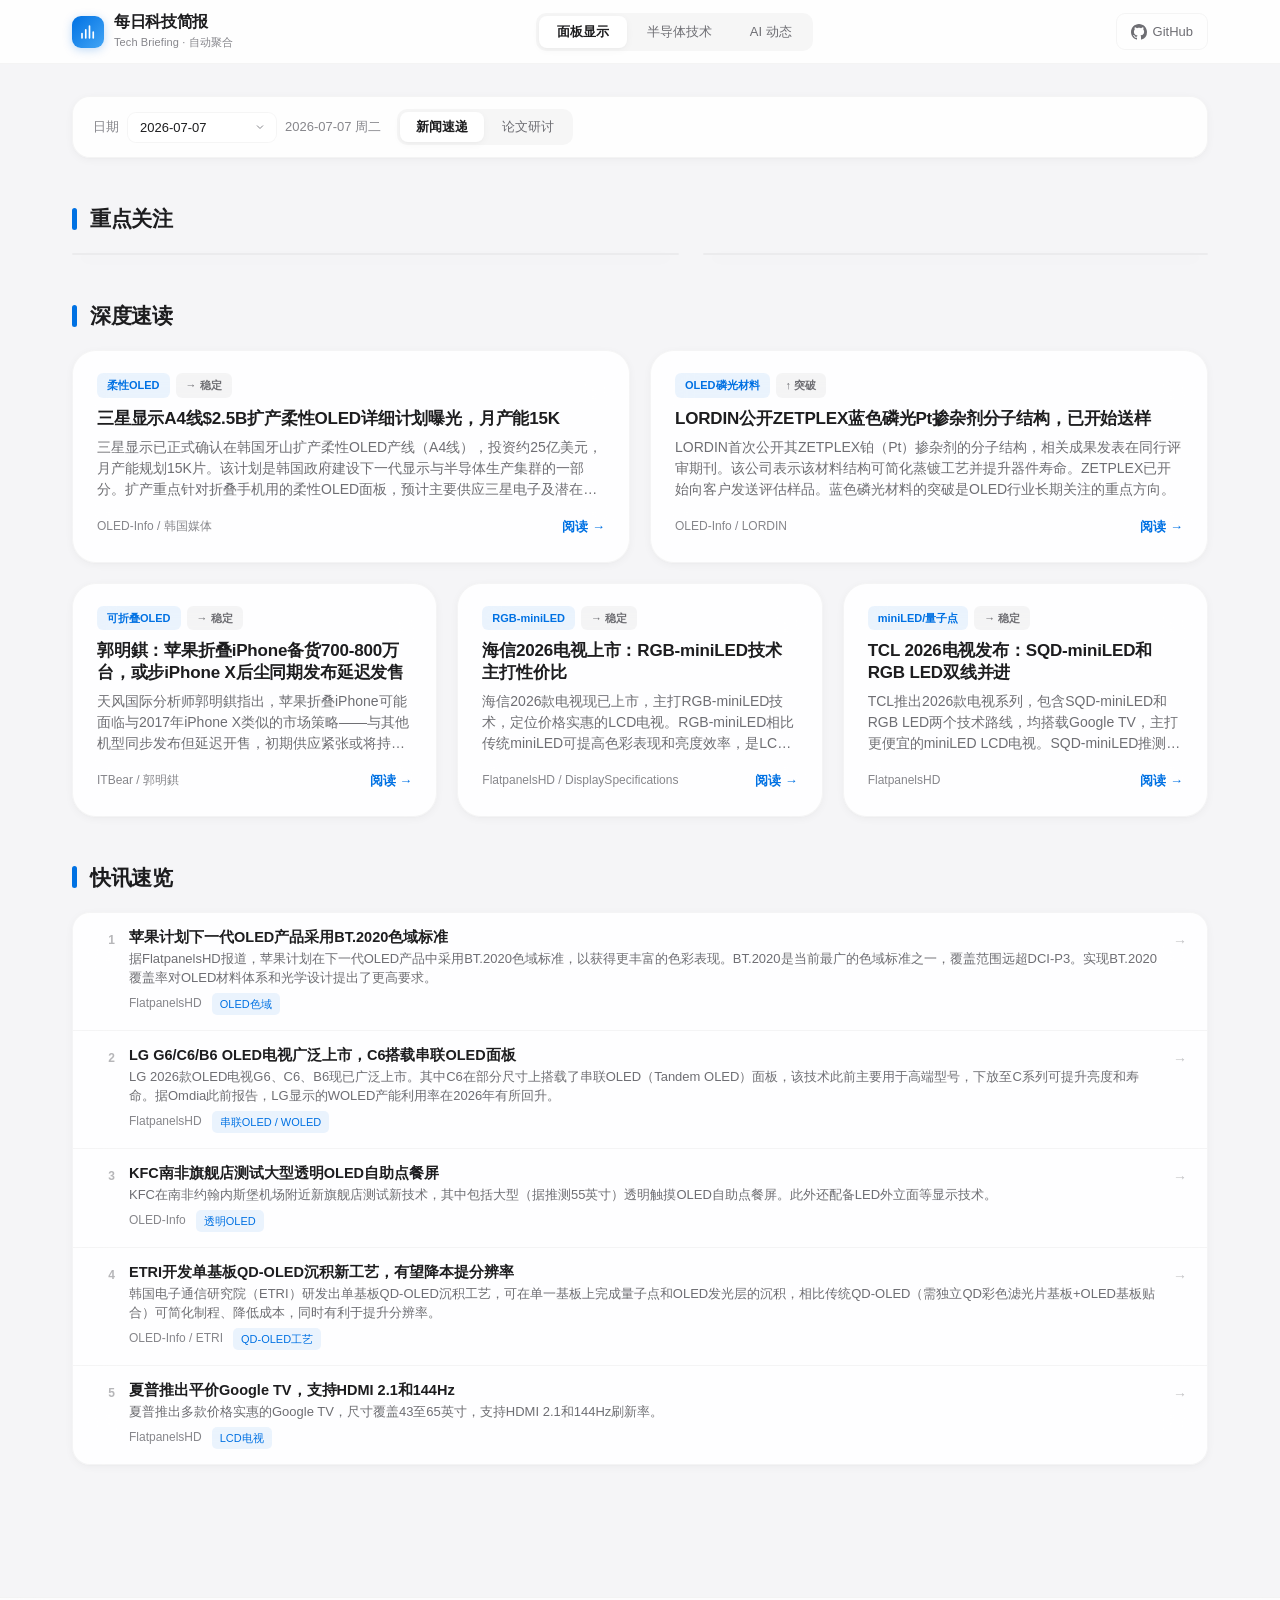
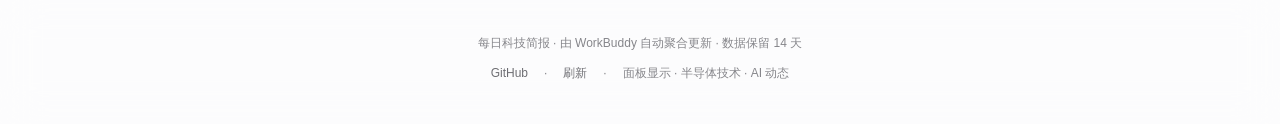
<file: redesign/index.html>
<!DOCTYPE html>
<html lang="zh-CN">
<head>
  <meta charset="UTF-8" />
  <meta name="viewport" content="width=device-width, initial-scale=1.0" />
  <meta http-equiv="Cache-Control" content="no-cache, no-store, must-revalidate" />
  <meta http-equiv="Pragma" content="no-cache" />
  <meta http-equiv="Expires" content="0" />
  <title>每日科技简报 · Tech Briefing</title>
  <link rel="stylesheet" href="style.css" />
  <!-- GitHub link: repo -->
</head>
<body>

  <!-- ===== HEADER: Liquid Glass Nav ===== -->
  <header class="site-header">
    <div class="layout-wide header-inner">
      <div class="brand">
        <div class="brand-icon"><svg viewBox="0 0 24 24" fill="none" stroke="currentColor" stroke-width="2.2" stroke-linecap="round" stroke-linejoin="round"><path d="M4 20v-6M9 20V9M14 20V4M19 20v-8"/></svg></div>
        <div class="brand-text">
          <h1>每日科技简报</h1>
          <span class="brand-sub">Tech Briefing · 自动聚合</span>
        </div>
      </div>
      <nav class="channel-tabs" id="channelTabs">
        <button class="tab-l1 active" data-channel="display">面板显示</button>
        <button class="tab-l1" data-channel="semicon">半导体技术</button>
        <button class="tab-l1" data-channel="ai">AI 动态</button>
      </nav>
      <div class="header-right">
        <a class="github-link" href="https://github.com/Oracledeer/daily-tech-brief" target="_blank" rel="noopener">
          <svg width="16" height="16" viewBox="0 0 16 16" fill="currentColor"><path d="M8 0C3.58 0 0 3.58 0 8c0 3.54 2.29 6.53 5.47 7.59.4.07.55-.17.55-.38 0-.19-.01-.82-.01-1.49-2.01.37-2.53-.49-2.69-.94-.09-.23-.48-.94-.82-1.13-.28-.15-.68-.52-.01-.53.63-.01 1.08.58 1.23.82.72 1.21 1.87.87 2.33.66.07-.52.28-.87.51-1.07-1.78-.2-3.64-.89-3.64-3.95 0-.87.31-1.59.82-2.15-.08-.2-.36-1.02.08-2.12 0 0 .67-.21 2.2.82.64-.18 1.32-.27 2-.27.68 0 1.36.09 2 .27 1.53-1.04 2.2-.82 2.2-.82.44 1.1.16 1.92.08 2.12.51.56.82 1.27.82 2.15 0 3.07-1.87 3.75-3.65 3.95.29.25.54.73.54 1.48 0 1.07-.01 1.93-.01 2.2 0 .21.15.46.55.38A8.013 8.013 0 0016 8c0-4.42-3.58-8-8-8z"/></svg>
          GitHub
        </a>
      </div>
    </div>
  </header>

  <!-- ===== MAIN ===== -->
  <main>
    <div class="layout-wide" id="app">

      <!-- Toolbar -->
      <div class="toolbar">
        <div class="toolbar-left">
          <div class="date-picker">
            <label for="dateSelect">日期</label>
            <select id="dateSelect"></select>
            <span class="date-tag" id="dateTag"></span>
          </div>
          <div class="sub-tabs" id="subTabs"></div>
        </div>
      </div>

      <!-- Content -->
      <article id="content" class="content">
        <div class="loading">正在加载…</div>
      </article>
    </div>
  </main>

  <!-- ===== FOOTER ===== -->
  <footer class="site-footer">
    <div class="layout-wide">
      <p>每日科技简报 · 由 WorkBuddy 自动聚合更新 · 数据保留 14 天</p>
      <div class="footer-links">
        <a href="https://github.com/Oracledeer/daily-tech-brief" target="_blank" rel="noopener">GitHub</a>
        <span>·</span>
        <a href="#" onclick="window.location.reload()">刷新</a>
        <span>·</span>
        <span>面板显示 · 半导体技术 · AI 动态</span>
      </div>
    </div>
  </footer>

  <script>
  // ========== DATA (injected by update_site.py) ==========
  const AI_DATA = {"2026-06-29": {"schema": "ai-news-daily/v1", "date": "2026-06-29", "weekday": "周一（周末补全版）", "period": "06.27 – 06.29", "summary": "OpenAI 6 月 26 日发布 GPT-5.6 三档（Sol/Terra/Luna）但应美政府要求仅向可信合作伙伴限量预览；同步 6 月 24 日首款自研推理芯片「Jalapeño」由 Broadcom 出样交付。Anthropic 致信国会指控阿里 Qwen「史上最大蒸馏攻击」；白宫 6 月 28 日签署前沿 AI 行政令；Google Gemini 3.5 Pro 延期至 7 月、研究员持续外流；SpaceX 600 亿美元全股票收购 Cursor 母公司 Anysphere。", "focus": "AI 应用层 / Agent / Skill / MCP 优先，兼顾 LLM、AI Coding、具身智能", "news": [{"id": 1, "title": "OpenAI 发布 GPT-5.6 三档，应美政府要求仅向可信合作伙伴限量预览", "keywords": ["OpenAI", "GPT-5.6", "Sol", "Terra", "Luna", "可信合作伙伴"], "event": "6 月 26 日 OpenAI 公布 GPT-5.6 家族（Sol 旗舰 / Terra 均衡 / Luna 轻量）三档。OpenAI 此次没有立即全量开放，而是在美国政府要求下，仅向「可信合作伙伴」（trusted partners）提供有限预览权限。", "highlight": "Sol 引入 Max 推理强度 + Ultra 模式（子智能体协同），编程 Terminal-Bench 2.1 标准模式 88.8%（超 Claude Mythos 5 的 88.0%），Ultra 模式 91.9%；Sol 定价 5 美元/百万输入 token、30 美元/百万输出 token，约为 Claude Fable 5 对应价位的一半。", "reason": "OpenAI 用「顶级模型 + 限量预览」换取监管合作空间，是其面对白宫 Covered Frontier Model 行政令的策略性响应，Sol 的编程跑分首次系统反超 Claude Mythos 5。", "category": "LLM 发展", "source": "OpenAI / 新浪科技 / 搜狐", "url": "https://finance.sina.com.cn/tech/digi/2026-06-27/doc-inieuyie1636480.shtml", "image": "https://images.unsplash.com/photo-1677442136019-21780ecad995?w=800&q=80", "imageCaption": "AI 模型示意（Unsplash）", "date": "2026-06-26"}, {"id": 2, "title": "OpenAI 首款自研推理芯片「Jalapeño」由 Broadcom 出样交付", "keywords": ["OpenAI", "Broadcom", "Jalapeño", "自研芯片", "推理"], "event": "6 月 24 日 OpenAI 与 Broadcom 联合揭晓首款自研推理芯片 Jalapeño，工程样片由 Broadcom CEO Hock Tan 亲手交付 OpenAI CEO Sam Altman。", "highlight": "Jalapeño 目标把大模型推理成本再降约 50%，对标 TPU / Groq LPU 等专用推理芯片，2026 年底前完成数据中心原型部署，规划 2027-2028 量产。", "reason": "OpenAI 同时在「模型 + 芯片 + 算力」三条战线推进，自研芯片是其冲刺万亿 IPO 估值叙事的核心环节；Jalapeño 与 GPT-5.6 同周公布，节奏罕见紧凑。", "category": "LLM 发展", "source": "OpenAI / 网易科技", "url": "https://openai.com/index/openai-broadcom-jalapeno-inference-chip/", "image": "https://images.unsplash.com/photo-1518770660439-4636190af475?w=800&q=80", "imageCaption": "芯片 / 硬件示意（Unsplash）", "date": "2026-06-24"}, {"id": 3, "title": "Anthropic 致信国会，指控阿里 Qwen「史上最大蒸馏攻击」", "keywords": ["Anthropic", "阿里", "Qwen", "蒸馏攻击", "国会"], "event": "CNBC 披露 Anthropic 写给美国参议员 Tim Scott 和 Elizabeth Warren 的信件，声称阿里 Qwen 团队用 2.5 万个虚假账号在 6 周内完成 2880 万次交互，意图提取 Anthropic 的 agentic 推理、编程、长时任务能力。", "highlight": "攻击窗口 4 月 22 日 – 6 月 5 日。Anthropic 自称这是「史上已知最大蒸馏攻击」（注：这是 Anthropic 单方面措辞，第三方机构尚未独立核实具体规模）。", "reason": "中美 AI 摩擦从「硬件出口管制」升级到「模型能力盗用」，可能加速国会对开源模型出口 / 蒸馏边界的立法，给中国大模型国际化路径蒙阴影。", "category": "其他", "source": "CNBC / 网易科技", "url": "https://www.cnbc.com/2026/06/24/anthropic-alibaba-distillation-campaign.html", "image": "https://images.unsplash.com/photo-1589994965851-a8f479c573a9?w=800&q=80", "imageCaption": "国会 / 监管示意（Unsplash）", "date": "2026-06-24"}, {"id": 4, "title": "白宫签署前沿 AI 行政令，设立「Covered Frontier Model」分级管理", "keywords": ["白宫", "行政令", "Covered Frontier Model", "前沿 AI"], "event": "白宫签署「促进先进 AI 创新与安全」行政令，设立 Covered Frontier Model 分类，对具备先进网络 / 关键基础设施相关能力的高风险模型实施分级评估，并优先打击 AI 助长网络攻击。", "highlight": "商务部同步部分解除 Anthropic Mythos 5 部署禁令（限关键基础设施 / 网络防御方），Fable 5 维持禁止；G7 就前沿 AI 访问权是否属于「共享民主资源」展开博弈。", "reason": "顶级模型被视为「受监管的战略基础设施」而非普通软件，合规成本上升、形成「受规管高端层」。", "category": "其他", "source": "白宫 / Federal Register", "url": "https://www.whitehouse.gov/presidential-actions/2026/06/promoting-advanced-artificial-intelligence-innovation-and-security/", "image": "https://images.unsplash.com/photo-1568871391888-7d28d2b4b3b1?w=800&q=80", "imageCaption": "政策 / 监管示意（Unsplash）", "date": "2026-06-28"}, {"id": 5, "title": "Google DeepMind 一周连失 4 名资深研究员，Gemini 3.5 Pro 延期至 7 月", "keywords": ["Google DeepMind", "Gemini 3.5 Pro", "研究员", "延期"], "event": "Business Insider 等媒体披露，Google 原定 6 月发布的 Gemini 3.5 Pro 通用可用性（GA）已被推迟到 7 月；同期有 4 名资深研究员离职，其中 Jonas Adler 与 Alexander Pritzel 计划转投 Anthropic，加上此前 John Jumper（诺贝尔奖得主）转 Anthropic、Noam Shazeer 转 OpenAI，Alphabet 股价承压。", "highlight": "Google 同步上线 Gemini 3.5 Live Translate（70+ 语种端到端语音翻译）作为消费侧反攻；并把 AI 编程攻坚小组升级为正式的中期训练团队。", "reason": "顶尖研究员持续外流叠加旗舰延期，反映 Google 在 Agent 时代的产品节奏正被 Anthropic / OpenAI 反超；Live Translate 表明 Google 押注硬件入口反攻。", "category": "LLM 发展", "source": "Business Insider / StartupFortune / IT 之家", "url": "https://news.qq.com/rain/a/20260625A01MD800", "image": "https://images.unsplash.com/photo-1573164713714-d95e436ab8d6?w=800&q=80", "imageCaption": "研究团队示意（Unsplash）", "date": "2026-06-25"}, {"id": 6, "title": "SpaceX 600 亿美元全股票收购 Cursor 母公司 Anysphere，预计 Q3 完成", "keywords": ["SpaceX", "Anysphere", "Cursor", "收购", "全股票"], "event": "6 月 16 日 SpaceX 与 AI 编程 IDE Cursor 的母公司 Anysphere 签署最终合并协议，以全股票方式（不涉及现金）按 600 亿美元隐含股权估值收购，距离 SpaceX 历史性纳斯达克 IPO 仅数日。", "highlight": "交易仍需监管机构批准，预计 2026 Q3 完成交割；OpenCode（开源）此前在 LogRocket《AI Dev Tool Power Rankings》中登顶，超过 Cursor 与 Claude Code。", "reason": "若交易坐实，AI 编程将从「开发者工具」变成「航天 + AI」巨头的核心资产；开源挑战者 OpenCode 崛起说明 AI Coding 仍未到终局。", "category": "AI Coding", "source": "彭博 / 51CTO / 腾讯科技", "url": "https://www.51cto.com/article/846611.html", "image": "https://images.unsplash.com/photo-1555066931-4365d14bab8c?w=800&q=80", "imageCaption": "代码与 IDE 示意（Unsplash）", "date": "2026-06-16"}, {"id": 7, "title": "字节 Seed 发布 GR-Dexter：21 自由度灵巧手 + 4B 参数 VLA 框架", "keywords": ["字节", "Seed", "GR-Dexter", "灵巧手", "VLA"], "event": "6 月 29 日字节 Seed 推出 GR-Dexter 框架，搭配 21 自由度 ByteDexter V2 灵巧手与 4B 参数 VLA 模型（注：详细评测结果请以字节官方发布为准）。", "highlight": "据艾邦机器人等渠道报道，字节同期还推出了 PhysVLA 与 Guava 等 VLA 路线新工作（详细参数待官方发布确认）。", "reason": "硬件 + 数据 + 模型三件套同时进入工程化阶段，标志 VLA 路线「小模型 + 大数据 + 物理先验」成为新方向（具体性能数据待字节官方确认）。", "category": "具身智能 / 机器人", "source": "艾邦机器人 / 字节 Seed", "url": "https://www.aibangbots.com/a/6824", "image": "https://images.unsplash.com/photo-1581090700227-1e37b190418e?w=800&q=80", "imageCaption": "灵巧手 / 机器人操作示意（Unsplash）", "date": "2026-06-29"}], "skills": [{"id": 1, "name": "DeusData/codebase-memory-mcp", "source": "GitHub Trending", "scene": "AI Coding / 代码智能体上下文供给", "advantage": "据 GitHub Trending 描述为高性能代码智能 MCP Server，把代码库索引为持久化知识图谱（注：具体技术细节请以仓库 README 为准）。", "reason": "Agent 在大型 monorepo 跑长任务时 context window 容易打爆，知识图谱式索引是潜在解决方案；近期在 GitHub Trending 表现活跃，建议关注（详细性能数据待 README 核实）。", "url": "https://github.com/DeusData/codebase-memory-mcp"}, {"id": 2, "name": "HKUDS/Vibe-Trading", "source": "GitHub Trending（港大数据智能实验室）", "scene": "个人投资 / 交易决策 Agent", "advantage": "据项目介绍面向「个人交易智能体」工作流（具体实现细节与 star 数请以仓库 README 为准）。", "reason": "金融场景是 Agent 落地最快的「高频高价值」赛道之一，「vibe trading」方向值得关注（实际效果待用户自行评估）。", "url": "https://github.com/HKUDS/Vibe-Trading"}]}, "2026-06-30": {"schema": "ai-news-daily/v1", "date": "2026-06-30", "weekday": "周二", "period": "2026-06-30", "summary": "AI 工具计费模式重构、资本军备竞赛与评测基础设施商业化成为本周主线。", "focus": "AI Coding 按量计费落地 · AI 资本开支刷新纪录 · 模型评测独立变现", "news": [{"id": "github-copilot-usage-billing-20260630", "title": "GitHub Copilot 全面转向按用量计费，首个完整账单周期引发成本重估", "event": "2026 年 6 月 1 日起，GitHub Copilot 所有计划正式从「高级请求单位（PRUs）」切换为基于 token 消耗的 GitHub AI Credits。代码补全与 Next Edit 建议仍包含在计划中、不消耗 credits；聊天、自主会话（agentic session）及代码审查按实际 token 用量计费。6 月底迎来首个完整账单周期，开发者社区开始重估高用量场景下的实际成本。", "highlight": "首个主流 AI 开发者工具公开承认固定月费制无法覆盖前沿模型推理成本；GitHub 同步推出 Copilot Max 高用量套餐、用户/企业级预算控制与池化额度管理。", "reason": "对开发者：按量计费让 agentic 使用成本显性化，团队需重新评估 ROI 与预算策略；对行业：继 Cursor、Windsurf 之后，主流 AI Coding 工具全部转向按量计费，预示开发者工具市场结构从 SaaS 订阅转向云资源消耗。", "category": "AI Coding", "source": "GitHub Blog / GitHub Changelog", "url": "https://github.blog/news-insights/company-news/github-copilot-is-moving-to-usage-based-billing/", "image": "https://images.unsplash.com/photo-1555066931-4365d14bab8c.jpg?auto=format&fit=crop&w=800&q=80", "imageCaption": "AI Coding 工具正从固定订阅转向按 token 消耗计费", "date": "2026-06-30"}, {"id": "alphabet-84b-equity-raise-20260630", "title": "Alphabet 完成 847.5 亿美元股权融资，创企业 AI 基础设施融资纪录", "event": "Alphabet 于 2026 年 6 月 2 日公告并完成总规模 847.5 亿美元的股权融资，包括 180 亿美元 A/C 类普通股公开发行、167.5 亿美元强制性可转换优先股存托股份、400 亿美元 ATM 计划，以及伯克希尔·哈撒韦 10 亿美元私募配售。净募资将用于一般企业用途，包括扩大 AI 基础设施与全球算力。", "highlight": "企业史上最大规模 AI 基础设施融资之一；伯克希尔·哈撒韦以私募方式投资 10 亿美元，巴菲特对 Alphabet AI 资本开支给出战略性押注。", "reason": "资本正快速向「算力基础设施」层集中；Alphabet 2026 年资本支出指引已达 1800–1900 亿美元，此次融资为其与 OpenAI、Microsoft、Amazon 在数据中心与定制芯片领域的军备竞赛提供弹药。", "category": "融资收购", "source": "SEC Filing / Alphabet", "url": "https://www.sec.gov/Archives/edgar/data/1652044/000119312526257724/d83560dex992.htm", "image": "https://images.unsplash.com/photo-1451187580459-43490279c0fa.jpg?auto=format&fit=crop&w=800&q=80", "imageCaption": "Alphabet 巨额融资用于扩建 AI 基础设施与全球算力", "date": "2026-06-30"}, {"id": "qualcomm-acquires-modular-20260630", "title": "高通 39.2 亿美元收购 Modular，直指开放 AI 软件生态", "event": "高通 2026 年 6 月 24 日宣布达成以约 39.2 亿美元股票收购 Modular 的协议。Modular 提供 AI-native 统一计算平台（MAX 平台与 Mojo 语言），支持模型跨 CPU/GPU/NPU/ASIC 一次编写、多端部署。交易预计 2026 年下半年完成，尚需常规交割条件及监管批准。", "highlight": "高通迄今最大的软件生态收购之一；通过整合 Modular，高通试图构建跨数据中心与边缘的硅无关计算层，挑战 Nvidia CUDA 在 AI 软件栈的统治地位。", "reason": "AI 竞争正从「模型能力」下沉到「软件栈 + 芯片效率」；高通希望在 Snapdragon/Dragonwing 硬件之上提供开放、可移植的开发者平台，吸引 OEM、云厂商与模型创作者。", "category": "LLM 生态", "source": "Qualcomm", "url": "https://investor.qualcomm.com/news-events/press-releases/news-details/2026/Qualcomm-to-Acquire-Modular/default.aspx", "image": "https://mms.businesswire.com/media/20260624370684/en/2838471/4/QualcommxModular.jpg", "imageCaption": "高通收购 Modular 强化跨硬件 AI 软件栈", "date": "2026-06-30"}, {"id": "anthropic-economic-index-20260630", "title": "Anthropic 经济指数：超 35% 用户预期 12 个月内 AI 完成其大部分工作", "event": "Anthropic 于 2026 年 6 月 26 日发布最新 Economic Index 报告，样本约 9700 名 Claude 用户。报告显示：超 35% 的受访者预期未来 12 个月 AI 能够完成自己大部分甚至几乎所有工作任务；93% 的 Claude 对话产生明确输出，最常见为解释说明、文档报告与指导建议；高工资职业对话消耗的算力比普通对话高 34%。", "highlight": "用户对未来 AI 工作替代的预期呈「水涨船高」的普遍上升趋势；同时，深度委托任务的用户对薪资增长、工作安全性反而更乐观，未发现技能退化证据。", "reason": "这是目前最大规模的 AI 使用模式与经济影响实证研究之一，为判断 AI 在生产流程中的实际渗透速度、任务替代顺序与劳动力市场影响提供了可量化的参考坐标。", "category": "LLM 发展", "source": "Anthropic Research", "url": "https://www.anthropic.com/research/economic-index-june-2026-report", "image": "https://images.unsplash.com/photo-1521737711867-e3b97375f902.jpg?auto=format&fit=crop&w=800&q=80", "imageCaption": "Anthropic 调研显示用户对 AI 接管工作任务预期快速上升", "date": "2026-06-30"}, {"id": "arena-100m-arr-20260630", "title": "Arena 商业化 8 个月 ARR 破 1 亿美元，AI 评测成为独立大生意", "event": "据 TechCrunch 2026 年 6 月 29 日报道，起源于 UC Berkeley 的 AI 评测平台 Arena 在 2025 年 9 月推出商业化服务 AI Evaluations 后，仅 8 个月年化收入运行率即达 1 亿美元。其免费 crowdsourced leaderboard 已积累超 1000 万次用户评测。Arena 联合创始人兼 CEO Anastasios Angelopoulos 澄清，该收入为 consumption-based，并非传统订阅式经常性收入。", "highlight": "AI 模型评测从学术研究副产品升级为独立商业模式；Arena 通过向模型实验室和企业提供深度性能分析服务变现，与 Scale AI、Mercor、Surge 等 human labeling 公司竞争同一预算。", "reason": "随着模型能力快速迭代，后训练优化与第三方评测需求激增；Arena 的案例证明「评价基础设施」是 AI 产业链中稀缺且高价值的一环，也为模型透明度与公信力提供了商业动力。", "category": "AI 应用落地", "source": "TechCrunch", "url": "https://techcrunch.com/2026/06/29/arena-the-ai-leaderboard-everyone-uses-is-now-a-100m-business/", "image": "https://images.unsplash.com/photo-1551288049-bebda4e38f71.jpg?auto=format&fit=crop&w=800&q=80", "imageCaption": "AI 评测平台 Arena 仅用 8 个月实现 1 亿美元 ARR", "date": "2026-06-30"}], "skills": [{"id": "video-use", "name": "video-use", "source": "GitHub / browser-use", "scene": "通过 Claude Code、Codex 等 coding agent 用自然语言编辑视频；适用于 talking heads、教程、vlog、宣传片、访谈等素材，无需学习复杂剪辑软件。", "advantage": "100% 开源；基于 ElevenLabs Scribe 音频转录（word-level timestamps + 说话人分离）让 LLM「阅读」视频而非逐帧观看，token 消耗从数千万降至约 12KB；支持自动剪辑停顿/填充词、颜色分级、字幕烧制、动画叠加（HyperFrames/Remotion/Manim）、输出自评估与 session 记忆。", "reason": "代表「AI Coding + 多媒体生产」新范式，把视频剪辑从菜单操作变成对话式工程；对内容创作者、播客主和营销团队可显著降低剪辑门槛，并保证输出一致性。", "url": "https://github.com/browser-use/video-use"}], "sources": ["GitHub Blog", "GitHub Changelog", "SEC EDGAR", "Qualcomm Investor Relations", "Anthropic Research", "TechCrunch", "GitHub Trending"]}, "2026-07-01": {"schema": "ai-news-daily/v1", "date": "2026-07-01", "weekday": "周三", "period": "2026-06-30 ~ 2026-07-01", "summary": "Agent化浪潮24小时连击：Anthropic同日发布Claude Sonnet 5模型和Claude Science科研工作台，X推出托管MCP服务器让社交平台成为AI基础设施，Acti把Agent嵌入手机键盘——AI Agent正在渗透每一个数字交互入口，从模型层到基础设施层再到终端交互层全面发力", "focus": "Agent化×工具化：模型更强门槛更低入口更近，AI Agent渗透至键盘层和社交基础设施层", "news": [{"id": "claude-sonnet-5", "title": "Anthropic 发布 Claude Sonnet 5：最强 Agent 级 Sonnet，性能逼近旗舰但首发价砍半", "event": "6月30日，Anthropic 正式发布 Claude Sonnet 5，定位为「有史以来最 Agentic 的 Sonnet 模型」。该模型能够自主制定计划、使用浏览器和终端等工具运行，其 Agent 能力在几个月前还需要更大更贵的模型才能做到。Sonnet 5 即日起成为 Free 和 Pro 计划的默认模型，也可通过 Claude API（claude-sonnet-5）调用。", "highlight": "SWE-bench Pro 编码基准 63.2%（较 Sonnet 4.6 的 58.1% 大幅提升，仅略低于 Opus 4.8 的 69.2%）；Terminal-Bench 2.1 达 80.4%；Humanity's Last Exam 43.2%（无工具）。不期望行为率整体低于 Sonnet 4.6。新 tokenizer 使同段文本映射 1.0–1.35× 更多 token，但首发优惠价覆盖成本差异：2026年8月31日前 $2/M输入、$10/M输出，之后 $3/M输入、$15/M输出。", "reason": "Sonnet 5 不再只是「便宜版 Opus」，而是真正缩小了 Agent 能力差距。对于大多数开发者来说，用 Sonnet 5 跑 Agent 工作流性价比远高于 Opus 4.8（$5/$25）。在 IPO 传闻背景下，Anthropic 用更低的价格争夺开发者市场、加速商业化的意图十分明显。", "category": "LLM 发展", "source": "Anthropic 官方博客", "url": "https://www.anthropic.com/news/claude-sonnet-5", "date": "2026-06-30"}, {"id": "x-mcp-server", "title": "X（Twitter）推出官方托管 MCP 服务器，社交平台正式进入 AI Agent 基础设施层", "event": "6月30日，X 开发者平台宣布上线官方托管 MCP 服务器。AI 助手如 Claude、Cursor、Grok Build 等可直接通过用户账户权限调用 X API 200+ 端点，实现搜索帖子、读取用户信息、分析话题趋势等功能。此前开发者需自行搭建、托管和维护 MCP 服务器并处理认证，现在 X 官方托管，用户只需用自己 X 账户认证即可。", "highlight": "X 向 TechCrunch 确认该 MCP 工具不兼容 Write API——无法用于自动发帖。X 近期已将 API 发帖费用提至 $0.015/条、发链接 $0.20/条以遏制 AI 生成垃圾信息。此举使 X 加入 GitHub、Slack、Notion、Stripe、Salesforce 等提供官方 MCP 的主流平台行列。", "reason": "社交媒体的实时数据已成为 AI Agent 的「一等公民」数据源。对于 WorkBuddy 等 AI 助手生态来说，这意味着 X 上的实时行业动态、技术讨论、官方公告可以被 Agent 直接检索分析，无需中间层。MCP 协议作为 AI 工具连接外部数据的标准正在加速获得主流平台官方支持。", "category": "AI 应用层", "source": "TechCrunch / X Developer Community", "url": "https://techcrunch.com/2026/06/30/x-now-offers-an-mcp-server-to-make-its-platform-easier-for-ai-tools-to-use/", "date": "2026-06-30"}, {"id": "claude-science", "title": "Anthropic 推出 Claude Science：不靠新模型，用工作流征服科研场景", "event": "6月30日，Anthropic 发布 Claude Science——面向科研人员的 AI 工作台产品。该工作台提供 60+ 预配置技能（覆盖基因组学、计算化学等领域），内置验证 Agent 用于检查科学推理逻辑，支持代码即时执行、长期项目状态记忆及敏感数据安全处理。", "highlight": "解决科研人员「工具疲劳」痛点：无需在 IDE、Jupyter Notebook、Word 之间反复切换，统一工作台内完成计算、分析、文档全流程。验证 Agent 可对 AI 输出进行可审计的复核，产出可追踪的实验日志，直接回应学术界对模型幻觉的担忧。据 The Decoder 报道，该工作台支持自然语言驱动的自动化操作。", "reason": "Claude Science 代表了 AI 行业「第二波」部署趋势：从通用聊天机器人转向垂直化、专用化的工作台产品。Anthropic 的战略意图很明确——把 AI 嵌入到科研工作流中，让 AI「隐身」成为研究者的延伸而非需要频繁调试的工具。如果成功，这将为科研、医药、材料等领域建立新的 AI 工具标准。", "category": "AI 应用层", "source": "Anthropic 官方博客", "url": "https://www.anthropic.com/news/claude-science-ai-workbench", "date": "2026-06-30"}, {"id": "acti-keyboard-ai", "title": "Acti 将 AI Agent 直接嵌入手机键盘，重新定义移动端 AI 交互入口", "event": "6月30日，新加坡初创公司 Acti 发布 iOS 和 Android AI 键盘。用户在任何 App（邮件、Slack、Instagram 等）中通过键盘直接调用 AI Agent，无需跳出当前应用。基于 Google Gemini 构建，支持自然语言自定义快捷指令，本地优先处理保障隐私。", "highlight": "Acti CEO Young Wang 称键盘是「意图诞生之处」——在用户打字的地方提供 AI 辅助，减少认知负荷和 App 切换摩擦。据 TechCrunch 报道，早期测试者两周内创建超 1000 个自定义 Skills（如长按 T 键翻译消息）；本地设备处理大部分请求，仅高计算任务路由至加密匿名服务器。", "reason": "Acti 不与 ChatGPT 或 Claude App 正面竞争，而是以键盘为载体成为所有 App 之上的 AI 层。这是「环境计算」理念的绝佳实践——最好的 AI 界面是没有界面。对关注 Agent 落地方案的人来说，键盘入口代表了「意图捕获在源头」的新范式，也是移动端 AI Agent 分发路径的一次大胆实验。", "category": "AI 应用层", "source": "TechCrunch", "url": "https://techcrunch.com/2026/06/30/acti-puts-ai-agents-directly-into-your-smartphone-keyboard/", "date": "2026-06-30"}, {"id": "equilibre-deepmind-quant", "title": "前 DeepMind 扑克 AI 三人组转战量化交易，EquiLibre 估值 5 亿美元", "event": "前 DeepMind 研究员 Martin Schmid（CEO）、Rudolf Kadlec（CTO）、Matej Moravcik（CSO）创立的 EquiLibre Technologies，近日以超 5 亿美元估值完成由 Creandum 领投的 A 轮融资。三人曾打造首个击败职业选手的无限注扑克 AI「DeepStack」，如今将强化学习技术应用于量化对冲基金交易。", "highlight": "已与量化公司 Tower Research Capital 合作，在 S&P 500 和纳斯达克日交易量达数十亿美元；自称自 2025 年上线加密市场以来「零亏损月份」；25 人布拉格团队计划建设中东欧最大 AI 算力集群之一。据 TechCrunch 引述 Dealroom 数据，其种子轮由 Blossom Capital 以 1.4 亿美元估值领投 1000 万美元。图灵奖得主 Rich Sutton 为顾问。", "reason": "CEO Schmid 直言「交易评分非常简单——Agent 赚了多少钱？」。从 DeepStack 击败人类扑克冠军到量化交易每月正收益，这是强化学习从「游戏 AI」到「金融生产系统」的最典型案例之一。25 人小团队、中东欧、千万级种子到 5 亿 A 轮——EquiLibre 验证了一个命题：顶级 RL 团队不一定要在硅谷。", "category": "融资", "source": "TechCrunch", "url": "https://techcrunch.com/2026/06/30/the-deepmind-trio-who-built-a-poker-ai-are-now-making-money-for-quant-hedge-funds/", "date": "2026-06-30"}], "skills": [{"id": "design-md", "name": "google-labs-code/design.md", "source": "Google Labs（GitHub）", "scene": "AI 编码协作：用结构化格式向 Cursor / Claude Code / Copilot 等 AI 编码代理描述你的设计系统，让 Agent 持久化理解视觉规范", "advantage": "将设计 Token（颜色、排版、间距、圆角、组件）与设计理念合并为一个 DESIGN.md 文件（YAML Front Matter + Markdown 正文）。内置 CLI 工具支持 lint（含 WCAG AA 对比度检查）、diff（版本对比检测 Token 级回归）、export（导出 Tailwind v3/v4 / W3C DTCG 格式）、spec（注入 Agent Prompt）。9 条 lint 规则确保设计系统完整性和可访问性。Apache 2.0 协议。", "reason": "大多数开发者给 AI 编码工具描述设计系统时靠临时 Prompt，结果每次不同。Google Labs 的 design.md 把「设计系统 → AI Agent」这条路标准化了，机器可读 + 人类可读双轨并行。对用 AI 写前端/UI 代码的团队，这是基础设施级工具——一次定义 DESIGN.md，所有 AI 编码代理共用同一套视觉真理。", "url": "https://github.com/google-labs-code/design.md"}]}, "2026-07-02": {"schema": "ai-news-daily/v1", "date": "2026-07-02", "weekday": "周四", "period": "2026-07-01 ~ 2026-07-02", "summary": "AI 竞赛进入「算力主权 + Agent 入口 + 能源基础设施」三线并行阶段：美团发布全国产算力训练的万亿参数开源模型 LongCat-2.0，Google 把 24/7 Agent Gemini Spark 搬上 Mac，Bloom-Brookfield 将 AI 电力合作扩至 250 亿美元，Anthropic 的出口管制风波暂告段落——模型、终端、能源、政策四条主线同时收紧。", "focus": "国产算力大模型、桌面常驻 Agent、AI 能源基建、模型地缘政治与工具信任", "news": [{"id": "meituan-longcat-2", "title": "美团发布 LongCat-2.0：首个全国产算力训练的开源万亿参数大模型", "event": "6月30日，美团正式发布新一代基础大模型 LongCat-2.0，并宣布将对外开源核心技术。这是业界首个依靠国产算力完成训练、推理全流程的万亿参数大模型。", "highlight": "采用 MoE 架构，总参数规模1.6万亿，每个 Token 激活参数约480亿，原生支持1M超长上下文；峰值训练规模超过5万张国产算力卡；LongCat-2.0-Preview 在 OpenRouter 总调用量已跻身全球前三，在 Hermes、Claude Code、OpenClaw 等 Agent 场景月调用量分列全球前三。", "reason": "LongCat-2.0 验证了大规模国产算力训练的可行性，并深度适配 Agent 与代码生成场景。它不仅是一次模型发布，更是对国产 AI 基础设施「从可用到可训练」的关键验证。", "category": "LLM 发展", "source": "新华网 / 美团官方", "url": "https://www3.xinhuanet.com/tech/20260630/beb4fdc96a5644adbc5fddd10433b801/c.html", "image": "https://pixabay.com/get/g149d51d6a9d22a55c6b0bca50910abf48e36af2183e50526565ea4612cfd26a840917cbfdac67483c84a88df379c84b6_1920.jpg", "imageCaption": "AI 神经网络抽象示意（Pixabay）", "date": "2026-06-30"}, {"id": "gemini-spark-mac", "title": "Google Gemini Spark 正式登陆 Mac，个人 AI Agent 进入桌面常驻时代", "event": "7月1日，Google 宣布其 24/7 AI Agent Gemini Spark 加入 macOS 版 Gemini 桌面应用，并新增实时主题追踪、Google Tasks / Keep 集成、第三方应用连接及自定义 MCP 支持。", "highlight": "目前仅面向美国 Google AI Ultra 订阅用户开放（beta）；新增 Canva、Dropbox、Instacart、OpenTable、Zillow Rentals 等第三方集成；支持本地文件操作，可自动整理文件或把电脑上的发票转成预算表；后续将支持手机指派多步骤任务让桌面 Agent 执行。", "reason": "这是 Google 首次把「常驻后台、跨端协同」的 Agent 体验带到桌面主流平台，与 Claude Desktop、Copilot、OpenClaw 等正面竞争。MCP 支持意味着用户可把自有工具链接入 Spark，Agent 开放性再上台阶。", "category": "AI 应用层", "source": "TechCrunch / Google Blog", "url": "https://techcrunch.com/2026/07/01/gemini-spark-googles-agentic-assistant-is-now-available-on-mac/", "image": "https://techcrunch.com/wp-content/uploads/2026/07/Screenshot-2026-07-01-at-10.00.27-AM.jpg", "imageCaption": "Gemini Spark 桌面应用截图（Google / TechCrunch）", "date": "2026-07-01"}, {"id": "bloom-brookfield-ai-power", "title": "Bloom Energy 与 Brookfield 将 AI 电力合作扩至 250 亿美元", "event": "6月30日，Bloom Energy 与 Brookfield 宣布将双方为 AI 基础设施提供电力的合作框架从 50 亿美元扩至 250 亿美元，规模扩大5倍。", "highlight": "合作始于 2025 年 10 月，聚焦为超大规模数据中心和 AI 基础设施开发商提供快速、可靠、社区友好的现场电力；Bloom 燃料电池平台与 Brookfield 的资本、开发能力结合；该合作属于 Brookfield 2025 年 11 月启动、目标 1000 亿美元的 AI 基础设施基金。", "reason": "从 50 亿到 250 亿仅 8 个月，直接反映了 AI 算力扩张对电力的饥渴程度。「电力即 AI 产能」已成为行业共识，这一扩容是 AI 产业链上游基础设施投资的风向标。", "category": "融资/行业报告", "source": "Bloom Energy 官方 / BusinessWire", "url": "https://investor.bloomenergy.com/press-releases/press-release-details/2026/Brookfield-and-Bloom-Energy-Expand-AI-Infrastructure-Partnership-to-25-Billion-Fivefold-Increase-to-Build-and-Finance-Rapid-Power-for-AI-Infrastructure/default.aspx", "image": "https://pixabay.com/get/g2ad7ae25780b4c2ce9907496601b3b99589cbfa49b77b8470c96a0265cc7c730303dbe201f52939b1c2518bfda9474e2_1920.jpg", "imageCaption": "数据中心服务器机房示意（Pixabay）", "date": "2026-06-30"}, {"id": "anthropic-export-controls-lifted", "title": "美国商务部解除 Anthropic Claude Fable 5 / Mythos 5 出口限制", "event": "6月30日，Anthropic 宣布美国商务部已解除对其 Claude Fable 5 和 Mythos 5 模型的出口管制，恢复国际客户访问。该模型此前因美国政府「国家安全」指令在6月中旬被禁用。", "highlight": "Fable 5 于 7 月 1 日起重新在 Claude 平台、Claude.AI 和 Claude Code 向全球用户开放；7 月 7 日前，Pro / Max / Team 及特定企业用户每周最多 50% 用量可使用 Fable 5；Mythos 5 已恢复部分美国组织访问，并通过 Glasswing 网络安全计划继续扩展。", "reason": "这场约 18 天的出口管制风波是 AI 政策与商业博弈的缩影。解除限制让 Anthropic 能重新参与全球顶尖模型竞争，也反映了监管与产业对「安全护栏」和「模型可获得性」之间平衡的持续试探。", "category": "政策", "source": "CNBC / Anthropic", "url": "https://www.cnbc.com/2026/06/30/anthropic-says-trump-admin-has-lifted-export-controls-on-claude-fable-5-and-mythos-5.html", "image": "https://pixabay.com/get/gf9eefbe9d933630a3cbdb366fc6ba5c5558f02a55326fbabdeedeef4d04be478c1d80febe5c419cd683fdc19bdc9293f_1920.jpg", "imageCaption": "AI 抽象科技背景（Pixabay）", "date": "2026-06-30"}, {"id": "claude-code-detection", "title": "Anthropic 被曝在 Claude Code 中嵌入隐蔽检测逻辑，已承诺回滚", "event": "6月30日，开发者 LegitMichel777 在 Reddit 公开称，Claude Code 自 2.1.91 版本（4月2日发布）起，通过系统提示词中的隐写术检测用户是否位于中国、使用中国代理或连接中国 AI 实验室。", "highlight": "检测方式包括比对时区（Asia/Shanghai、Asia/Urumqi）、扫描代理 URL 中的中国域名 / AI 实验室；通过改变日期格式和引号字符将信息嵌入系统提示；Anthropic 员工 Thariq Shihipar 在 X 回应称这是 3 月启动的「防止未授权转售和蒸馏攻击」的实验，已合并 PR 并将在次日版本中完全回滚。", "reason": "事件暴露了 AI 编码工具拥有完整文件系统 / Shell 权限时的透明性风险——即使出于反滥用目的，隐蔽收集用户地理位置和代理信息也会动摇信任。对开发者和企业而言，这再次强调了 AI 工具审计、可审查性及供应链安全的重要性。", "category": "AI 应用层", "source": "The Decoder / Reddit / TechTimes", "url": "https://the-decoder.com/hidden-code-in-claude-code-secretly-flagged-chinese-users/", "image": "https://pixabay.com/get/g01098b4970843c78873e26564e344f342dd425883d2e5d9f9ce443733e1207b20cf623f91fcf41ce379cd092a2d3d8d4_1920.jpg", "imageCaption": "AI 与代码安全概念示意（Pixabay）", "date": "2026-06-30"}], "skills": [{"id": "markitdown", "name": "microsoft/markitdown", "source": "Microsoft（GitHub）", "scene": "文档预处理与 RAG / Agent 数据准备：把 PDF、Word、Excel、PPT、图片、音频、网页等 20+ 格式转换为 Markdown", "advantage": "微软官方开源，MIT 协议；保留文档结构（标题、列表、表格、链接），输出对 LLM 高度友好；支持 Python 库、CLI、Docker，可选依赖按需安装；内置 Azure Document Intelligence / Content Understanding 集成；支持插件扩展（如 OCR）。", "reason": "在构建 RAG 或让 Agent 读取本地文档时，格式转换是最大瓶颈之一。markitdown 把「任意文件 → LLM 友好 Markdown」标准化，且由微软维护，稳定性与格式覆盖度都属第一梯队。对需要让 AI 处理合同、论文、财报、会议录音的团队来说，这是基础设施级工具。", "url": "https://github.com/microsoft/markitdown", "image": "https://pixabay.com/get/g07105a5cb403ba5393bfe912e801f7c076b0e3e67ea9aba1318dfc9eba3219b777eadb0932c1b76cabaa47e8a40757be_1920.jpg"}]}, "2026-07-03": {"schema": "ai-news-daily/v1", "date": "2026-07-03", "weekday": "周五", "period": "Friday Wrap-up", "summary": "7月3日 AI 日报：Anthropic Claude Sonnet 5 正式发布并接入 Claude Code 主推 Agent 体验、Microsoft 25 亿美元成立 Frontier Company 派 6000 名工程师下场做企业部署、UBTECH 发布全球首款全尺寸量产超仿生人形机器人 UWORLD U1 累计订单破 1.3 万台、Meta Zuckerberg town hall 罕见承认 AI agent 进展慢于预期、Tesla 内部信下月起对员工 AI 工具支出设 200 美元/周上限。本期叙事核心：Agent 落地进入「成本/部署/能耗」三道现实门槛，头部厂商模型-工具-工程链路加速收敛。", "focus": "AI Agent 落地、LLM 模型迭代、企业级 AI 部署、具身智能量产、Agent Skill 标准", "news": [{"id": "ai-2026-07-03-01", "title": "Anthropic 发布 Claude Sonnet 5：迄今最具 Agent 能力的 Sonnet，逼近 Opus 4.8 性能", "event": "Anthropic 6月30日上线 Claude Sonnet 5,定位为「迄今最具 Agent 化能力的 Sonnet 模型」。模型在 agentic 搜索 BrowseComp 与电脑使用 OSWorld-Verified 等评测上,以更低 effort 级别逼近 Opus 4.8 的能力;代码与工具调用能力较 Sonnet 4.6 出现明显台阶式提升。", "highlight": "① Sonnet 5 与 Opus 4.8 同台打榜,在中 effort 下成本/性能权衡显著优于 Sonnet 4.6;② 同步升级 cyber safeguards 默认开启,抵御越狱与提示注入表现优于 Sonnet 4.6;③ Claude Code / Claude Platform 同步上线,API 启动价 $2/$10 每百万 token(8月31日前),9月起 $3/$15;④ Free 与 Pro 计划默认使用 Sonnet 5。", "reason": "这是 2026 年中段 Agent 模型的标志性事件:Anthropic 把「Opus 级 agent 能力」下放到 Sonnet 价格带,直接拉低企业级 agent 部署的边际成本,Anthropic 与 Cursor/Windsurf/Claude Code 等 Coding 工具生态的成本-性能曲线被同时改写。", "category": "LLM", "source": "Anthropic 官方", "url": "https://www.anthropic.com/news/claude-sonnet-5", "image": "https://images.unsplash.com/photo-1675557009875-436f7a6bd49a?w=1200&auto=format&fit=crop", "imageCaption": "Sonnet 5 性能对标 Opus 4.8 示意图(Anthropic Blog)", "date": "2026-06-30"}, {"id": "ai-2026-07-03-02", "title": "Microsoft 25 亿美元成立 Frontier Company:6000 名工程师下场做企业 AI 部署", "event": "Microsoft 7月2日宣布成立全资运营单元「Microsoft Frontier Company」,投入 25 亿美元、抽调 6000 名工程师,直接进驻企业客户核心业务流程,把 Copilot / Azure AI Foundry 集成到生产制造、金融、零售等场景并提供可衡量的 ROI。", "highlight": "① 25 亿美元规模,人数 6000,隶属 Microsoft 商业运营体系而非研究院;② 业务模式对标埃森哲/Gartner——由「卖席位」转向「卖工程结果」,按 KPI 计价;③ 同步联合 Judson Althoff(全球商务 CEO)主导,承担 Microsoft 企业 AI 收入的关键交付任务。", "reason": "Microsoft 把「企业 AI 落地」从合作伙伴生态收回自营,释放两个信号:① 模型层差距收窄后,「谁能帮客户把模型跑成业务」成为新护城河;② 大厂 AI 收入故事进入「交付能力」阶段,直接影响 Accenture、TCS、印度 IT 服务等外包公司的份额。", "category": "AI Agent 落地", "source": "Microsoft Blog / TechCrunch / CNBC", "url": "https://blogs.microsoft.com/blog/2026/07/02/microsoft-frontier-company-ai-engineering-that-amplifies-and-protects-your-intelligence/", "image": "https://images.unsplash.com/photo-1573164713988-8665fc963095?w=1200&auto=format&fit=crop", "imageCaption": "Microsoft 企业级 AI 工程团队示意图", "date": "2026-07-02"}, {"id": "ai-2026-07-03-03", "title": "UBTECH 发布 UWORLD U1 系列:全球首款全尺寸量产超仿生人形机器人,订单破 1.3 万台", "event": "深圳优必选 6月30日在深圳 2026 全球发布会推出 UWORLD 旗下 U1 系列全尺寸超仿生人形机器人,含 U1 Lite 半身版、U1 Pro 全身版、U1 Ultra 高动态版,起售价 11.98 万元人民币。发布会当日累计订单 13,361 台,并启动「人机陪伴计划」承诺 2026 年向独居老人、留守儿童等群体捐赠 100 台定制机器人。", "highlight": "① 88 个自由度+双枢轴仿生颈椎,官方称可复刻 90% 人体基础动作;② 内置「全球首个面向长期陪伴的情感感知 LLM」,可识别 20+ 情绪状态、识别准确率宣称 90%+;③ 仿生快慢脑架构:500ms 直觉响应+千亿参数深度推理;④ 语音-口型同步延迟压到 20ms;⑤ Agent Memory OS 提供跨时序记忆,本地优先+用户数据自主;⑥ 公司同步在港交所上市,2025 年全尺寸具身智能人形机器人收入与销量全球第一。", "reason": "具身智能正式进入「消费级量产 + 情感计算」阶段。UBTECH 给出可量化的产品参数(自由度/识别准确率/响应延迟)和可量化的市场数据(13361 订单/全球销量第一/8 年路线图),把行业从 demo 阶段推向渠道铺货阶段,值得作为具身智能消费化的拐点观察。", "category": "具身智能", "source": "PRNewswire 官方新闻稿 / 中国日报", "url": "https://www.prnewswire.com/news-releases/ubtech-launches-uworld-u1-the-worlds-first-full-size-mass-produced-ultra-bionic-humanoid-robot-302815285.html", "image": "https://mma.prnewswire.com/media/3002588/IMG_3535.jpg", "imageCaption": "UWORLD U1 现场实拍(PRNewswire 官方图)", "date": "2026-06-30"}, {"id": "ai-2026-07-03-04", "title": "Zuckerberg town hall 罕见承认:Meta AI Agent 进展慢于预期,重组不如预期干净", "event": "Reuters 7月2日报道,Meta CEO Mark Zuckerberg 在当日内部 town hall 中坦承,公司 AI agent 技术的研发进度未达内部预期,此前 MSL(Meta Superintelligence Labs)的重组执行也不如预期「干净」。", "highlight": "① 这是 Zuckerberg 首次公开层面承认「SuperIntelligence 路径存在不确定性」;② 据报道他重申仍要押注 superintelligence 长期目标,但承认需要更多时间与工程投入;③ 重组不「干净」的表述,被解读为对 Llama 团队并入 MSL 后组织效率的回踩;④ 与 Anthropic/Google 加速 agent 商业化形成对照。", "reason": "当 OpenAI、Anthropic、Google 接连放出 agent 落地案例时,Meta 高层「慢于预期」的公开表态,直接影响市场对 Meta AI 资本开支的预期与 Llama 系列后续节奏判断,也再次验证了 agent 工程化是横在所有大厂面前的现实难题。", "category": "行业动态", "source": "Reuters / TechCrunch / US News", "url": "https://uk.finance.yahoo.com/news/exclusive-zuckerberg-says-ai-agent-201123441.html", "image": "https://images.unsplash.com/photo-1611162617213-7d7a39e9b1d7?w=1200&auto=format&fit=crop", "imageCaption": "Meta town hall 现场示意图", "date": "2026-07-02"}, {"id": "ai-2026-07-03-05", "title": "Tesla 内部信:7 月 6 日起员工 AI 工具支出封顶 200 美元/周,不含 xAI 测试版", "event": "The Information 7月2日报道,Tesla 已向员工发送内部备忘录,宣布自 7 月 6 日起对每位员工的 AI 工具周度支出设 200 美元上限,不计入 xAI 产品的 beta 版本。背景是工程师周度 AI token 费用已飙至「数千美元」量级。", "highlight": "① 200 美元/周为硬性额度,据 The Information 描述由销售/CFO 部门主推执行;② xAI 的 Grok 等 beta 产品暂时不计;③ 反映出即使在「all-in AI」立场的 Tesla,Agent 工具调用成本已经成为组织级问题;④ 与 6 月底 Anthropic 调降 Sonnet 5 价格、Tesla 限额的对照,显示「Agent 经济性」开始从创业公司议题升级为大厂治理议题。", "reason": "这是 2026 年首例「世界级 AI 自家公司」对 AI 工具的周度限额案例。它提示企业级 agent 普及的最大瓶颈不是模型能力,而是按量计费下的「人均 AI 成本失控」——这条政策会被大量大厂 IT 部门对标。", "category": "AI Agent 落地", "source": "The Information (Grace Kay) / Techmeme / TipRanks", "url": "https://www.theinformation.com/articles/tesla-caps-employee-ai-spend-200-per-week-adoption-push", "image": "https://images.unsplash.com/photo-1593941707882-a5bba14938c7?w=1200&auto=format&fit=crop", "imageCaption": "Tesla 工厂 AI 工程示意(Unsplash)", "date": "2026-07-02"}], "skills": [{"id": "sk-2026-07-03-01", "name": "agentskills/agentskills", "source": "GitHub · Anthropic 发起的开放标准", "scene": "跨 Agent 平台(Cursor/Claude Code/VS Code Copilot/Codex 等)的可复用工作流与领域能力分发", "advantage": "① 极简格式:一个 Skill 仅需 SKILL.md 一个文件即可生效,可选挂 scripts/references/assets;② 渐进式披露:Discovery(只加载 name+description)→ Activation(读 SKILL.md)→ Execution(按需执行脚本),节省上下文;③ Anthropic 主导、Claude/VS Code Copilot/Cursor 已原生支持,生态覆盖度领先。", "reason": "随着 Claude Code / Codex Skills、Cursor Skills、VS Code .github/skills/ 各自为政,一个跨厂商「通用文件格式 + 工作流复用层」开始被强烈需要。agentskills/agentskills 是目前最接近「Skills 界的 Markdown」的标准化项目,值得作为长期可复用的工程化资产关注。"}]}, "2026-07-06": {"schema": "ai-news-daily/v1", "date": "2026-07-06", "weekday": "周一", "period": "7月4日-7月6日（周六至周一）", "summary": "本周AI圈焦点：Claude Code+Fable 5数小时内将经典RTS游戏原生移植iOS，开源工具pxpipe利用PNG定价漏洞省70% token成本，阿里因安全后门风险全面禁用Claude全系产品，Anthropic上周发布的Sonnet 5与Claude Science持续引发讨论，宇树科技IPO注册获批。", "focus": "AI编程能力实战突破 · 安全与成本博弈 · 具身智能资本加速", "news": [{"id": "ai-001", "title": "Claude Code + Fable 5 数小时内将《命令与征服》原生移植 iOS", "event": "Google DeepMind 产品设计负责人 Ammaar Reshi 使用 Anthropic 的 Claude Code 配合 Fable 5 模型，将 2003 年经典即时战略游戏《Command & Conquer: Generals Zero Hour》原生移植到 macOS、iPhone 和 iPad 平台。首个构建版本约 40 分钟生成，随后经数小时调试完成。游戏在 ARM64 上原生运行，无需模拟器，战役、遭遇战和「将军挑战」模式均支持触控操作。图形管线将 DirectX 8 经多步中间转换翻译为 Apple Metal API。Reshi 已将完整源代码开源至 GitHub。", "highlight": "首个构建仅 40 分钟；DirectX 8 → Metal 跨图形 API 翻译由 AI 自主完成；开发者两天内耗尽 Claude Max 全部额度；源代码已开源", "reason": "这是 AI 编程工具从「写脚本」迈向「跨平台系统级工程」的标志性案例——移植一款涉及图形管线、触控适配、内存管理的完整 3D 游戏，过去需要专业团队数月工作量。它证明当前 AI coding agent 在复杂系统工程中已具备实战价值。", "category": "AI Coding", "source": "The Decoder", "url": "https://the-decoder.com/claude-code-and-fable-5-ported-the-2003-pc-game-command-conquer-to-native-ios-in-a-few-hours/", "date": "2026-07-05"}, {"id": "ai-002", "title": "开源工具 pxpipe：将文本藏入 PNG，最多省 70% Claude Code token 成本", "event": "开发者 Steven Chong 发布开源本地代理工具 pxpipe，它拦截 Claude Code 请求，将大段静态文本（系统提示、工具文档、历史对话）渲染为紧凑的 PNG 图片再发送。原理是 Anthropic 对图片按像素尺寸定价而非文字内容——约 4.8 万字符的系统提示作为文本约 2.5 万 token，渲染为单页 PNG 后仅约 2700 token。据开发者测试，整体节省 59%-70%，一次 Fable 5 会话成本从 $42.21 降至 $6.06。代价是存在有损压缩（哈希等精确字符串可能出错）且处理速度更慢。默认支持 Claude Fable 5 和 GPT-5.6。", "highlight": "4.8 万字符 → 单页 PNG → token 从 2.5 万降至 2700；Fable 5 会话成本 $42→$6；默认支持 Fable 5 和 GPT-5.6；有损压缩是主要代价", "reason": "pxpipe 揭示了当前 LLM 定价模型的结构性漏洞——图文 token 计价不对等。如果这类工具普及，AI 厂商可能被迫调整图片定价策略。对开发者而言，它提供了一种立即可用的成本优化手段，尤其适合长上下文 Agent 场景。", "category": "AI Coding", "source": "The Decoder", "url": "https://the-decoder.com/open-source-tool-pxpipe-hides-text-in-pngs-to-cut-claude-code-and-fable-5-token-costs-up-to-70/", "date": "2026-07-04"}, {"id": "ai-003", "title": "阿里全面禁用 Claude 全系产品，7月10日生效", "event": "据财新网 7 月 3 日报道，阿里巴巴内部通知全面限制员工使用 Anthropic 旗下 Claude 全系产品，包括 Sonnet、Opus、Fable 等大模型及 Claude Code 等 Agent 开发工具，要求全员卸载，禁令于 7 月 10 日正式生效。阿里内部人士确认 Claude Code 已被列入高风险软件名单，原因是 Anthropic 承认在产品中植入隐藏代码用于追踪特定用户。阿里推荐员工改用自研 AI 助手 Qoder 作为替代方案。", "highlight": "禁令覆盖 Claude 全系模型 + Agent 工具；7月10日正式生效；阿里推荐自研 Qoder 替代；起因是 Claude Code 被曝存在后门追踪代码", "reason": "这是国内大型互联网公司首次因安全风险全面禁用主流海外 AI 编程工具，标志着 AI 工具供应链安全审查进入实操阶段。事件背后既有 Anthropic 承认的追踪代码问题，也叠加了 Anthropic 此前指控阿里进行蒸馏攻击的背景。对国内开发者而言，Claude Code 的使用风险已需正式评估。", "category": "行业动态", "source": "财新网", "url": "https://www.caixinglobal.com/2026-07-03/alibaba-bans-staff-from-using-anthropic-ai-tools-over-security-concerns-102460685.html", "date": "2026-07-03"}, {"id": "ai-004", "title": "Anthropic 发布 Claude Sonnet 5：Sonnet 系列最强智能体模型，性能逼近 Opus 4.8", "event": "7月1日，Anthropic 发布 Claude Sonnet 5，定位为 Sonnet 系列中智能体 AI 表现最强的模型，能够制定计划、调用浏览器和终端等工具并自主运行。在 BrowseComp（智能体搜索评测）和 OSWorld-Verified（计算机使用评测）等项目中，较 Sonnet 4.6 有显著改进，部分任务接近 Opus 4.8。API 模型 ID 为「claude-sonnet-5」，已接入 Claude Code 和 Claude Platform。优惠期（至8月31日）输入 $2/百万token、输出 $10/百万token；优惠期后输入 $3、输出 $15。安全评测方面，不良行为发生率低于 Sonnet 4.6。", "highlight": "API 模型 ID: claude-sonnet-5；优惠期输入 $2/输出 $10 每百万 token（至8月31日）；BrowseComp / OSWorld 等评测显著提升；接近 Opus 4.8 表现", "reason": "Sonnet 5 是 Anthropic 在「智能体能力」维度的主力更新，价格仅为 Opus 4.8 的约 60%，对需要高频 Agent 工作流的开发者和企业来说是性价比最高的选择。它进一步巩固了 Claude 在 Agent/工具调用领域的技术领先地位。", "category": "LLM 发展", "source": "IT之家", "url": "https://www.ithome.com/0/970/809.htm", "date": "2026-07-01"}, {"id": "ai-005", "title": "Anthropic 推出 Claude Science：面向科研人员的 AI 工作台", "event": "6月30日，Anthropic 以 beta 测试形式推出面向科学家的 AI 工作平台 Claude Science。该平台提供统合式研究环境，科学家可与一个拥有超 60 种精选技能与连接器的通用智能体交互，该智能体可启动一系列子智能体，另有一个审阅智能体负责检查。平台支持分析文献、执行多步骤研究、生成图表和文稿，每个输出提供可审计的生成历史记录。内测阶段已在 RNA 测序、CRISPR 选型、蛋白质结构预测、化学信息学等领域支持研究工作。现已面向 Claude Pro / Max / Team / Enterprise 用户开放，Anthropic 还将为至多 50 个科学项目提供资助。", "highlight": "60+ 精选技能与连接器；通用智能体可启动子智能体 + 审阅智能体；每个输出有可审计生成历史；面向 Pro/Max/Team/Enterprise 开放；50 个科学项目资助", "reason": "Claude Science 代表了 AI 从「通用对话」向「垂直领域工作台」的演进。60+ 科学工具集成 + 多智能体协调 + 可审计输出，直击科研工作流中的数据格式碎片化和流程自动化痛点。资助 50 个科学项目表明 Anthropic 正在积极构建科研用户生态。", "category": "AI 应用层", "source": "IT之家", "url": "https://www.ithome.com/0/970/873.htm", "date": "2026-07-01"}, {"id": "ai-006", "title": "宇树科技 IPO 注册获批，发行市值有望 400 亿元", "event": "7月2日，中国证监会公告同意宇树科技首次公开发行股票的注册申请，宇树将在科创板上市。一名宇树投资方人士称发行市值有望 400 亿元，股价将为其他机器人公司上市锚定价格。近期机器人公司融资和上市进程加速：除宇树外，云深处和乐聚机器人也在冲刺 A 股；一级市场方面，星海图、银河通用、智元、智平方、自变量等估值超 200 亿，千寻、星尘智能、众擎等估值超 100 亿。", "highlight": "证监会已同意注册申请；科创板上市；发行市值有望 400 亿元；约 30 家机器人企业正筹备赴港上市；5 家估值超 200 亿", "reason": "宇树 IPO 是具身智能赛道资本化的里程碑事件——400 亿发行市值将为整个机器人行业锚定估值基准。约 30 家企业同步筹备上市说明行业已进入资本窗口期，一级市场估值泡沫与二级市场定价之间的博弈将深刻影响后续机器人公司的融资节奏。", "category": "具身智能", "source": "财新网", "url": "https://www.caixin.com/2026-07-02/102460069.html", "date": "2026-07-02"}], "skills": [{"id": "skill-001", "name": "meetily — 隐私优先的开源 AI 会议助手", "source": "GitHub · Zackriya-Solutions/meetily", "scene": "macOS / Windows 会议录音实时转写、说话人分离、自动摘要。全程本地处理，无需上传云端，适合对隐私敏感的企业内部会议、法律/医疗讨论等场景。", "advantage": "基于 Rust 构建，使用 Parakeet/Whisper 做实时转写（速度达 4x 实时），支持说话人分离（diarization），通过 Ollama 做本地摘要生成。零云依赖、零数据外泄。据项目 README，已支持 macOS 和 Windows 双平台。", "reason": "在 AI 会议助手赛道（Otter、Fireflies 等）几乎都是云端 SaaS 的当下，meetily 是目前最成熟的全本地开源方案。对需要处理敏感会议内容的团队来说，它是目前隐私性最强的选择。本周 GitHub trending 获得 2,972 stars。", "url": "https://github.com/Zackriya-Solutions/meetily"}, {"id": "skill-002", "name": "cognee — AI Agent 持久记忆与知识图谱引擎", "source": "GitHub · topoteretes/cognee", "scene": "为 AI Agent 提供跨会话的持久长期记忆。将文档、对话、结构化数据构建为自托管知识图谱，让 Agent 在多轮交互中「记住」上下文，而非每次从零开始。", "advantage": "开源、可自托管，支持多种向量和图数据库后端。将非结构化数据自动构建为知识图谱，Agent 可通过图谱查询进行推理。据项目介绍，可与 LangChain、LlamaIndex 等主流框架集成。", "reason": "Agent 记忆是当前 AI 应用层最核心的痛点之一——大多数 Agent 还是「金鱼记忆」，跨会话即遗忘。cognee 提供了开箱即用的知识图谱记忆方案，自托管特性也满足数据合规需求。本周 GitHub trending 获得 2,699 stars，社区活跃度高。", "url": "https://github.com/topoteretes/cognee"}]}, "2026-07-07": {"schema": "ai-news-daily/v1", "date": "2026-07-07", "weekday": "周二", "summary": "xAI正式更名为SpaceXAI并发布新Logo，同日SpaceX以约600亿美元全股票收购Cursor（Anysphere）；Anthropic以965亿美元估值完成H轮融资，Claude Code年化收入达25亿美元，美国商务部解除Claude Fable 5出口管制；OpenAI GPT-5.6三兄弟（Sol/Terra/Luna）低调内测，上下文扩展至150万token；DeepSeek V4正式版7月中旬发布；Kimi K3参数规模2.5万亿本月发布。", "focus": "AI编程赛道成主战场（Claude Code 42-54%市场份额 × SpaceX 600亿收购Cursor），中美模型+出口管制博弈加剧", "skills": [{"name": "Superpowers", "repo": "obra/superpowers", "url": "https://github.com/obra/superpowers", "stars": "228,740", "tier": "established", "icon": "🦸", "desc": "不只是技能集合，而是一整套围绕 Agent 开发的方法论框架——把编码智能体从「急于炫技的代码打字员」变成严谨规范的工程师。长期霸榜 Claude Skill 榜首。", "tags": ["方法论框架", "全能", "Claude Code"], "author": "obra"}, {"name": "Anthropic Skills", "repo": "anthropics/skills", "url": "https://github.com/anthropics/skills", "stars": "151,088", "tier": "established", "icon": "📘", "desc": "Anthropic 官方公开的 Agent Skills 仓库，权威基准。想从零了解 Skill 长什么样、怎么写、怎么装，从这一个仓库入手就够了。", "tags": ["官方出品", "权威基准", "入门首选"], "author": "anthropics"}, {"name": "女娲 Nuwa", "repo": "alchaincyf/nuwa-skill", "url": "https://github.com/alchaincyf/nuwa-skill", "stars": "国产新锐", "tier": "rising", "icon": "🧬", "desc": "蒸馏任何公开人物的思维方式——心智模型、决策启发式、表达 DNA，生成可直接运行的「视角 Skill」，让乔布斯、马斯克、芒格、费曼都给你打工。2026-04 发布，3 个月已蒸馏 14+ 人物。", "tags": ["思维蒸馏", "国产原创", "视角切换"], "author": "alchaincyf"}, {"name": "taste-skill", "repo": "Leonxlnx/taste-skill", "url": "https://github.com/Leonxlnx/taste-skill", "stars": "44,469", "tier": "rising", "icon": "🎯", "desc": "专治 Agent 默认往「中位数、最保险」平庸答案靠拢的倾向。用显式的品味规则把智能体推向更有判断力的方向——啃的是框架不愿碰的硬骨头。", "tags": ["品味规则", "反平庸", "判断力"], "author": "Leonxlnx"}, {"name": "last30days", "repo": "mvanhorn/last30days-skill", "url": "https://github.com/mvanhorn/last30days-skill", "stars": "42,815", "tier": "rising", "icon": "📡", "desc": "给 Agent 接上实时信息源——跨 Reddit、X、YouTube、Hacker News 和全网做「最近 30 天发生了什么」的趋势调研，弥补训练数据滞后于当下的盲区。", "tags": ["实时趋势", "全网调研", "补足时效"], "author": "mvanhorn"}], "news": [{"id": "ai-001", "title": "xAI更名SpaceXAI发布新Logo，同日SpaceX 600亿美元收购Cursor", "event": "xAI正式更名为SpaceXAI，发布新品牌Logo。同时SpaceX宣布以约600亿美元全股票方式收购Anysphere（Cursor AI编辑器母公司）。Grok 4.5（1.5万亿参数V9基础模型）将整合Cursor的编程数据，Cursor工程师团队参与模型研发。Musk宣布2026年剩余时间每月发布一个新训练的模型。", "highlight": "垂直整合：从模型层到AI编程工具入口全面控制", "reason": "AI编程赛道格局被重新定义——Anthropic控制Claude Code（42-54%份额），SpaceX控制Cursor（最受欢迎的AI IDE），两强对峙", "category": "AI编程 / 企业动态", "source": "AI Release Tracker / iaipie / Techmeme", "url": "https://iaipie.com/ai%E5%A4%A7%E6%A8%A1%E5%9E%8B%E6%9C%80%E6%96%B0%E8%BF%9B%E5%B1%95%E6%B7%B1%E5%BA%A6%E7%9B%98%E7%82%B9%EF%BC%882026%E5%B9%B47%E6%9C%88%E7%AF%87%EF%BC%89%EF%BC%9Agpt-5-6%E5%86%85%E6%B5%8B%E3%80%81anthro/", "image": "https://images.unsplash.com/photo-1451187580459-43490279c0fa?w=1200&q=80&auto=format&fit=crop", "imageCaption": "AI 编程场景", "date": "2026-07-07", "priority": "featured", "skills": []}, {"id": "ai-002", "title": "Anthropic估值965亿美元登顶全球AI第一，Claude Code年化收入25亿美元", "event": "Anthropic以965亿美元估值完成650亿美元H轮融资，超越OpenAI成为全球估值最高的AI公司。Claude Code自发布不到一年年化收入达25亿美元（占总ARR 300亿美元的约8%）。公司从90亿美元ARR跃升至300亿美元仅用四个月。美国商务部解除对Claude Fable 5和Mythos 5的出口管制，7月1日起恢复全球访问。", "highlight": "人类商业史上营收增速最快的AI公司，出口管制出现政策裂缝", "reason": "Anthropic的IPO准备和估值飙升标志着AI产业进入资本退出通道", "category": "企业动态 / 政策", "source": "iaipie / Wikipedia-like sources", "url": "https://iaipie.com/ai%E5%A4%A7%E6%A8%A1%E5%9E%8B%E6%9C%80%E6%96%B0%E8%BF%9B%E5%B1%95%E6%B7%B1%E5%BA%A6%E7%9B%98%E7%82%B9%EF%BC%882026%E5%B9%B47%E6%9C%88%E7%AF%87%EF%BC%89%EF%BC%9Agpt-5-6%E5%86%85%E6%B5%8B%E3%80%81anthro/", "image": "https://images.unsplash.com/photo-1591115765373-5207764f72e7?w=1200&q=80&auto=format&fit=crop", "imageCaption": "AI 投资与企业融资", "date": "2026-07-01", "priority": "featured", "skills": [1]}, {"id": "ai-003", "title": "OpenAI GPT-5.6三兄弟低调内测：Sol/Terra/Luna，150万token上下文", "event": "OpenAI于6月25-28日向20家合作伙伴发布GPT-5.6系列。旗舰版Sol在SVG/3D SVG生成击败Fable 5；Terra日用版面向日常任务；Luna经济版低门槛。核心升级：150万token上下文窗口、可变速度推理模式、增强Agentic自主多步任务规划。定价持平GPT-5.5。据早期测试者反馈，推理和理解能力超越GPT-5.5 Pro。公开上线预期7月内完成。OpenAI已秘密提交S-1，目标估值万亿美元级。", "highlight": "上下文窗口飙至150万token + 能力大幅提升但价格不变", "reason": "GPT-5.6发布节奏和上下文扩展趋势影响整个LLM行业定价和产品策略", "category": "模型发布", "source": "AI Release Tracker / iaipie", "url": "https://aireleasetracker.com/model/openai/gpt-5.6-sol", "image": "https://images.unsplash.com/photo-1677442136019-21780ecad995?w=1200&q=80&auto=format&fit=crop", "imageCaption": "OpenAI 模型发布", "date": "2026-06-26", "priority": "secondary", "skills": [4]}, {"id": "ai-004", "title": "DeepSeek V4正式版7月中旬发布，峰谷定价引争议", "event": "DeepSeek V4正式版计划7月中旬发布，核心参数：100万token上下文窗口，推理算力消耗仅为V3.2的约27%。Pro版旗舰定位，Flash版轻量低价。Agent功能、世界知识和推理能力在国内/开源模型中位列顶尖。争议点：高峰时段（9:00-12:00、14:00-18:00）API价格翻倍。V4-Flash高峰输入2元/百万token、输出4元/百万token。Reasonix持续走高，缓存命中率99.82%，编码成本降低80%。", "highlight": "推理效率碾压 + 峰谷定价策略 - 中美AI定价模式的碰撞", "reason": "DeepSeek V4是国内最强开源/商用模型之一，正式版上线和定价策略影响开发者生态", "category": "模型发布", "source": "iaipie / 社区报道", "url": "https://iaipie.com/ai%E5%A4%A7%E6%A8%A1%E5%9E%8B%E6%9C%80%E6%96%B0%E8%BF%9B%E5%B1%95%E6%B7%B1%E5%BA%A6%E7%9B%98%E7%82%B9%EF%BC%882026%E5%B9%B47%E6%9C%88%E7%AF%87%EF%BC%89%EF%BC%9Agpt-5-6%E5%86%85%E6%B5%8B%E3%80%81anthro/", "image": "https://images.unsplash.com/photo-1488590528505-98d2b5aba04b?w=1200&q=80&auto=format&fit=crop", "imageCaption": "DeepSeek 模型推理", "date": "2026-07-01", "priority": "secondary", "skills": [3]}, {"id": "ai-005", "title": "6月全球AI回顾：ChatGPT市场份额首度跌破50%", "event": "据'感应塔'数据分析公司6月16日发布的《2026年AI行业报告》，ChatGPT在全球AI助手市场份额首次跌破50%。全球多家企业密集发布新模型。中国稀宇科技（MiniMax）发布开源旗舰M3，智谱GLM-5.2在Code Arena盲测取得全球可用模型第一。美国商务部针对Anthropic两款模型发布出口管制指令引发加拿大和法国宣布加快AI自主建设。", "highlight": "ChatGPT不再是'垄断者'，多极竞争格局正式形成", "reason": "市场格局变化直接影响用户选择和企业AI策略", "category": "产业趋势", "source": "新华财经 / 经济参考报", "url": "https://finance.sina.com.cn/jjxw/2026-07-06/doc-inifvkkf8831708.shtml", "image": "https://images.unsplash.com/photo-1551288049-bebda4e38f71?w=1200&q=80&auto=format&fit=crop", "imageCaption": "AI 产业格局", "date": "2026-07-06", "priority": "secondary", "skills": []}, {"id": "ai-006", "title": "微软Build 2026发布7款自研MAI模型，明确'Agent优先'战略", "event": "微软在Build 2026大会发布7款自研MAI模型：MAI-Thinking-1推理模型、MAI-Code-1代码专用模型、Scout Agent和Solara Platform Agent开发平台、Phi-4系列多模态变体。微软明确'Agent优先'战略，降低对OpenAI模型的依赖。MAI-Code-1-Flash编码模型有助于节省开发者使用成本。据The Decoder/iaipie报道。", "highlight": "微软从OpenAI的最大客户变成竞争对手", "reason": "微软自研模型+Agent平台战略代表大型云厂商的AI垂直整合趋势", "category": "企业动态", "source": "iaipie / The Decoder", "url": "https://iaipie.com/ai%E5%A4%A7%E6%A8%A1%E5%9E%8B%E6%9C%80%E6%96%B0%E8%BF%9B%E5%B1%95%E6%B7%B1%E5%BA%A6%E7%9B%98%E7%82%B9%EF%BC%882026%E5%B9%B47%E6%9C%88%E7%AF%87%EF%BC%89%EF%BC%9Agpt-5-6%E5%86%85%E6%B5%8B%E3%80%81anthro/", "image": "https://images.unsplash.com/photo-1633419461186-7d40a38105ec?w=1200&q=80&auto=format&fit=crop", "imageCaption": "微软 Build 大会", "date": "2026-06-16", "priority": "secondary", "skills": []}, {"id": "ai-007", "title": "月之暗面Kimi K3确认本月发布，参数规模2.5万亿", "event": "月之暗面确认新一代大模型Kimi K3将于7月内发布。据内部人士透露参数规模高达2.5万亿，大幅超越DeepSeek V4 Pro。K2.7 Code已实现token消耗降低30%、性能提升31.5%。月之暗面完成20亿美元新一轮融资，估值超200亿美元。K2系列API已正式退役。", "highlight": "2.5万亿参数——Kimi K3可能是2026年最大规模的单一模型", "reason": "国产大模型参数竞赛持续升温", "category": "模型发布", "source": "站长之家", "url": "https://www.chinaz.com/ainews/29318.shtml", "image": "https://images.unsplash.com/photo-1655720828018-edd2daec9349?w=1200&q=80&auto=format&fit=crop", "imageCaption": "Kimi 模型", "date": "2026-07-07", "priority": "flash", "skills": []}, {"id": "ai-008", "title": "Cloudflare推出AI Bot精细控制：搜索/训练/Agent三类机器人分别管控", "event": "Cloudflare向所有用户推出AI Bot精细管控功能，网站所有者可分别管理Search Bot（搜索爬虫）、Training Bot（训练爬虫）和Agent Bot（代理爬虫）的访问权限，而非一刀切屏蔽。自2026年9月15日起将默认屏蔽所有AI Bot。", "highlight": "AI时代的'机器人管理'从粗放走向精细化", "reason": "AI训练数据的访问控制正在成为标准化的网站基础设施", "category": "工具/平台", "source": "The Decoder", "url": "https://www.llm-stats.com/ai-news", "image": "https://images.unsplash.com/photo-1558494949-ef010cbdcc31?w=1200&q=80&auto=format&fit=crop", "imageCaption": "网络爬虫与安全", "date": "2026-07-06", "priority": "flash", "skills": []}, {"id": "ai-009", "title": "快手可灵AI 30亿美元外部融资落地，估值150亿美元", "event": "快手公告旗下AI视频模型可灵AI完成30亿美元外部融资，投资者已同意注入约27.95亿美元（折合190.471亿元），腾讯、阿里云、百度参投，剩余份额仍向投资者开放。可灵AI独立估值约150亿美元。", "highlight": "AI视频赛道估值标杆——可灵AI 150亿美元", "reason": "AI视频生成赛道资本持续涌入", "category": "企业动态", "source": "财新网", "url": "https://www.caixin.com/2026-07-03/102460178.html", "image": "https://images.unsplash.com/photo-1611162617213-7d7a39e9b1d7?w=1200&q=80&auto=format&fit=crop", "imageCaption": "AI 视频生成", "date": "2026-07-03", "priority": "flash", "skills": []}, {"id": "ai-010", "title": "Google Gemini 3.5 Pro再次延期至7月，Veo 3.1升级4K", "event": "Google原计划6月发布的Gemini 3.5 Pro再次延期至7月。CEO Sundar Pichai此前公开承诺6月交付，工程团队需优化token消耗效率和稳定Agent基础平台。这是该模型第二次延期。同时Veo 3.1持续升级，现已支持4K分辨率和原生竖版视频输出。", "highlight": "Gemini 3.5 Pro第二次跳票，社区耐心被考验", "reason": "Google在LLM竞赛中面临追赶压力和交付节奏挑战", "category": "模型发布", "source": "iaipie", "url": "https://iaipie.com/ai%E5%A4%A7%E6%A8%A1%E5%9E%8B%E6%9C%80%E6%96%B0%E8%BF%9B%E5%B1%95%E6%B7%B1%E5%BA%A6%E7%9B%98%E7%82%B9%EF%BC%882026%E5%B9%B47%E6%9C%88%E7%AF%87%EF%BC%89%EF%BC%9Agpt-5-6%E5%86%85%E6%B5%8B%E3%80%81anthro/", "image": "https://images.unsplash.com/photo-1573804633927-bfcbcd909acd?w=1200&q=80&auto=format&fit=crop", "imageCaption": "Google AI 视频", "date": "2026-07-01", "priority": "flash", "skills": []}]}};
  const DISPLAY_DATA = {"2026-06-29": {"schema": "display-news-daily/v1", "date": "2026-06-29", "weekday": "周一（周末补全版）", "period": "06.26 – 06.29", "summary": "京东方成都 B16 8.6 代 AMOLED 6 月 17 日正式量产点亮，填补中国高世代 AMOLED 产线空白；三星 A6 同代线 4.1 万亿韩元投资 Q3 量产、苹果 2026 年 iPhone 18 OLED 订单三星 + LG 双韩吃下，京东方出局；折叠屏「无痕」路线 2026 春季三星/BOE/维信诺三足鼎立；JDI eLEAP 联手 OLEDWorks 赴纽约建厂，总投资约 844 亿元人民币。", "focus": "8.6 代 AMOLED 量产 / 苹果 OLED 供应链 / 无痕折叠 / 印刷 OLED 国际化 / 车载显示", "highlights": ["京东方成都 B16 8.6 代 AMOLED 量产，设计月产能 3.2 万片玻璃基板，总投资 630 亿元，是中国首条、全球首批量产的 8.6 代 AMOLED 产线", "苹果 2026 iPhone 18 OLED 订单被三星显示与 LGD 瓜分，京东方因 iPhone 17 Pro 良率问题出局", "三星 A6 8.6 代 IT OLED 4.1 万亿韩元投资预计 2026 Q3 量产，主供 MacBook OLED", "无痕折叠 2026 春季三足鼎立：三星 CES 2026 展示几乎不可见折痕方案、BOE 镜感 0 痕、维信诺 ViP 路线", "JDI 与 OLEDWorks 6 月 25 日启动纽约州 eLeap 工厂项目评审，总投资约 2 万亿日元（≈844 亿元人民币）"], "news": [{"id": 1, "title": "京东方成都 B16 8.6 代 AMOLED 量产点亮，填补国内高世代空白", "keywords": ["京东方", "B16", "成都", "8.6 代", "AMOLED", "量产"], "tech": "G8.6 AMOLED (2290×2620 mm 玻璃基板)", "route": "OLED", "routeStatus": "↑突破", "content": "京东方成都第 8.6 代 AMOLED 生产线（项目代号 B16）于 2026 年 6 月 17 日正式量产点亮，成为中国首条、全球首批量产的 8.6 代 AMOLED 产线。该项目总投资 630 亿元人民币，设计产能每月 3.2 万片玻璃基板（玻璃尺寸 2290mm×2620mm），主攻笔电、平板等中尺寸高端 OLED 显示屏，2024 年 3 月奠基后 183 天主体封顶，提前 4 个月设备搬入，提前 5 个月首批产品点亮。", "reason": "中国高世代 AMOLED 产线从无到有，BOE 成为全球首批 8.6 代 AMOLED 量产者，对标三星 A6（2026 Q3 量产），IT 尺寸 OLED 化进入实质供应阶段。", "source": "京东方官网 / 凤凰网", "url": "https://h5.ifeng.com/c/vivo/v002tJyuKW1lohzilLUztrA8xMMCgPNGyOT83MSYQNe00pc__", "image": "https://images.unsplash.com/photo-1593642632559-0c6d3fc62b89?w=800&q=80", "imageCaption": "OLED 量产产线示意（Unsplash 兜底）", "date": "2026-06-17"}, {"id": 2, "title": "三星 A6 8.6 代 IT OLED 4.1 万亿韩元投资 2026 Q3 量产，瞄准 MacBook OLED", "keywords": ["三星显示", "A6", "8.6 代", "IT OLED", "4.1 万亿韩元"], "tech": "G8.6 IT OLED (L8 改造)", "route": "OLED", "routeStatus": "→稳定推进", "content": "三星显示 2023 年宣布把汤井 L8 LCD 产线改造为 A6 8.6 代 IT OLED 专用线，投资规模 4.1 万亿韩元（约 207.5 亿元人民币）。TrendForce 2026 年 1 月报道，A6 已于 1 月正式量产并开始出货，预计 2026 Q3 扩大规模，目标供应苹果 MacBook Pro 等 IT 尺寸 OLED 面板。", "reason": "A6 是 OLED 进入笔电 IT 尺寸的全球首条 8.6 代量产线，先于 BOE B16 量产（2026 年 1 月 vs 6 月），与 BOE 形成同期双雄格局。", "source": "TrendForce / OLED-Info / IT 之家", "url": "https://www.trendforce.com/news/2026/01/22/news-worlds-first-gen-8-6-oled-production-line-enters-mass-production-and-begins-shipments/", "image": "https://global.samsungdisplay.com/upload/editor/20260504/KNPpnwBcPI_20260504172253.jpg", "imageCaption": "Samsung Display SID 2026 展示产品（官方图）", "date": "2026-01-22"}, {"id": 3, "title": "苹果 2026 iPhone 18 OLED 订单被三星与 LG 瓜分，京东方出局", "keywords": ["苹果", "iPhone 18", "OLED", "供应链", "三星", "LGD", "京东方"], "tech": "LTPO / LTPS OLED (iPhone 18 全系)", "route": "OLED", "routeStatus": "→稳定推进", "content": "据 The Elec 等韩媒 2026 年 5-6 月报道，苹果 iPhone 18 系列（含 Pro / Pro Max / Air / 折叠 iPhone Fold）的 OLED 面板订单由三星显示与 LG Display 两家韩国企业包揽。其中三星显示拿下折叠 iPhone Fold 独家订单和 Pro 系列主力份额，LG Display 直供 Pro 系列辅助与 Apple Watch。京东方因去年在 iPhone 17 Pro 供货中出现的质量问题被暂停，出货 2026 年 4 月才恢复，但仍无缘 iPhone 18 全系订单，仅供数字标准版和入门 iPad。", "reason": "苹果订单的「韩系双吃」意味着 BOE 想借 8.6 代量产杀入 IT 尺寸 + 折叠，仍需先重获苹果良率信任；折叠 iPhone 首发由三星独供，奠定三星在高端 OLED 折叠的卡位优势。", "source": "The Elec / CNMO / 17173", "url": "https://baijiahao.baidu.com/s?id=1868858851027830249&wfr=spider&for=pc", "image": "https://images.unsplash.com/photo-1592899677977-9c10ca588bbd?w=800&q=80", "imageCaption": "iPhone 屏幕示意（Unsplash 兜底）", "date": "2026-06-23"}, {"id": 4, "title": "无痕折叠 2026 春季三足鼎立：三星 / BOE / 维信诺同场竞技", "keywords": ["无痕折叠", "三星显示", "京东方", "维信诺", "折叠屏"], "tech": "无痕折叠 OLED（三家不同工艺路径）", "route": "Foldable OLED", "routeStatus": "→稳定推进", "content": "2026 年春季折叠屏全面进入「无痕」技术竞速：三星显示 CES 2026 展示几乎不可见折痕的折叠 OLED；京东方 3 月推出镜感「0 痕」折叠柔性显示屏，主打镜面光学补偿；维信诺 ViP 路线（光刻图案化）已迭代到第三代。苹果首款折叠 iPhone Fold 计划 2026 秋季亮相。", "reason": "折叠屏折痕是用户最后一公里痛点，三种工艺路径分头突破后，2026 下半年到 2027 H1 是「无痕」折叠集中量产窗口期。", "source": "搜狐科技 / Geek Park / 今日头条", "url": "https://www.sohu.com/a/1015550912_100023965", "image": "https://images.unsplash.com/photo-1592434134753-a70baf7979d5?w=800&q=80", "imageCaption": "折叠屏示意（Unsplash 兜底）", "date": "2026-04-28"}, {"id": 5, "title": "JDI 联手 OLEDWorks 赴纽约建 eLeap 厂，总投资约 844 亿元人民币", "keywords": ["JDI", "eLEAP", "OLEDWorks", "印刷 OLED", "无 FMM", "纽约"], "tech": "eLEAP (无金属掩膜 OLED)", "route": "印刷 OLED", "routeStatus": "↑突破", "content": "日本显示器公司 JDI 与美国 OLEDWorks 合作，在纽约州建设 eLeap OLED 工厂，2026 年 6 月 25 日正式启动项目评审。项目总投资预计 2 万亿日元（按当时汇率约合 844 亿元人民币），初期投资 2000 亿日元（约 84 亿元人民币），镀膜设备由美国应用材料公司供应，规划面向车载、IT 与防务领域。", "reason": "印刷 OLED 是 OLED 终极降本路线，JDI eLEAP 跨海赴美建厂是「美日联手重建非中国主导 OLED 供应链」的标志性事件；此前群创 2025 年底已终止与 JDI 战略合作，本次合作对象换为美国 OLEDWorks。", "source": "EET-China / FPDisplay / 路透社", "url": "https://www.eet-china.com/mp/a502582.html", "image": "https://www.j-display.com/images/metagrowth/eleap/img_04.webp", "imageCaption": "JDI eLEAP 工艺示意（官方图）", "date": "2026-06-25"}, {"id": 6, "title": "SID Display Week 2026：三星展示 Sensor OLED + 18 寸 QD-OLED + Flex Chroma Pixel", "keywords": ["SID 2026", "三星显示", "Sensor OLED", "QD-OLED", "Flex Chroma Pixel"], "tech": "QD-OLED / Sensor OLED / LEAD 无偏光片", "route": "QD-OLED", "routeStatus": "→稳定推进", "content": "2026 年 5 月 5-8 日洛杉矶 SID Display Week，三星显示主推三款新品：① 6.8 寸手机尺寸 Sensor OLED Display，将 OLED 像素与有机光电二极管集成，可测心率、血压等生物特征；② 18 英寸 QD-OLED 大尺寸面板（500 nit 亮度，论文奖）；③ Flex Chroma Pixel，结合 LEAD 无偏光片结构，可在窄色域、广色域、高亮模式间切换。", "reason": "QD-OLED 从「色域优势」走向「场景自适应」；Sensor OLED 让屏幕承担健康监测入口，是显示 + 传感融合的标志性产品。", "source": "Samsung Display 官方 / 搜狐科技", "url": "https://global.samsungdisplay.com/31450", "image": "https://global.samsungdisplay.com/upload/editor/20260504/KNPpnwBcPI_20260504172253.jpg", "imageCaption": "Flex Chroma Pixel OLED（Samsung Display 官方）", "date": "2026-05-05"}, {"id": 7, "title": "群创上半年连卖 3 厂回笼约 220 亿新台币，All in 车载", "keywords": ["群创", "Innolux", "车载显示", "厂区出售"], "tech": "a-Si / LTPS 车载面板", "route": "车载显示", "routeStatus": "→稳定推进", "content": "群创 2026 年 3-4 月密集出售 3 座厂区：南科模组厂（约 8.8 亿新台币）售予南茂；南科二厂（约 63.25 亿新台币）售予日月光旗下矽品精密；南科五厂（约 148.5 亿新台币）售予日月光。三笔交易合计约 220 亿新台币（约 42.76 亿元人民币），认列处分利益约 197.59 亿新台币。群创同步宣布全面收缩消费面板、All in 车载与工控。", "reason": "台系面板厂「减法」时代标志事件——传统大尺寸面板过剩压力下，群创一次性套现逾 200 亿新台币转向车载，是 2026 面板行业资本运作最大单。", "source": "腾讯新闻 / 雪球 / 知乎", "url": "https://news.qq.com/rain/a/20260325A03N7F00", "image": "https://images.unsplash.com/photo-1492144534655-ae79c964c9d7?w=800&q=80", "imageCaption": "车载显示示意（Unsplash 兜底）", "date": "2026-04-15"}], "routes": [{"name": "OLED / 8.6 代", "status": "↑突破", "note": "BOE B16 成都 6 月 17 日量产；三星 A6 1 月已量产，Q3 扩产"}, {"name": "苹果 iPhone OLED 供应链", "status": "→稳定推进", "note": "iPhone 18 三星 + LG 瓜分，京东方因良率问题出局"}, {"name": "QD-OLED", "status": "→稳定推进", "note": "SID 2026 推 Sensor OLED + 18 寸 QD-OLED + Flex Chroma"}, {"name": "Foldable OLED (无痕)", "status": "→稳定推进", "note": "三星 / BOE / 维信诺 三家工艺路径分头突破"}, {"name": "印刷 OLED (无 FMM)", "status": "↑突破", "note": "JDI + OLEDWorks 纽约 eLeap 厂 6 月 25 日评审"}, {"name": "车载显示", "status": "→稳定推进", "note": "群创 All in 车载，连卖 3 厂回笼 220 亿新台币"}], "sources": ["京东方官网", "Samsung Display 官方", "TrendForce", "OLED-Info", "The Elec", "JDI 官方", "UBI Research", "EET-China", "FPDisplay", "路透社", "搜狐科技", "Geek Park", "腾讯新闻", "雪球"]}, "2026-06-30": {"schema": "display-news-daily/v1", "date": "2026-06-30", "weekday": "周二", "period": "2026-06-29 ~ 2026-06-30（24 小时新闻）", "summary": "TrendForce 报告称苹果计划在 MacBook Pro、iPad Pro、iMac 上导入 95% BT.2020 色域的 OLED 面板，重构发光材料体系；三星与 HKC 同步推 QD-OLED 4 代新品；UBI Research 报告三星/LG 把 8.5 代 OLED 产能向显示器倾斜；vivo X Fold6 7999 元起售，国产折叠屏价格继续下探；面板价格 6 月电视/笔电持平，7 月电视面板或转跌。", "focus": "BT.2020 苹果 OLED 路线 / QD-OLED 4 代显示器 / 8.5 代 OLED 产能再分配 / 折叠屏价格战 / 6 月面板价格复盘", "highlights": ["TrendForce 报告：苹果将在 MacBook Pro、iPad Pro、iMac 导入 95% BT.2020 色域的 OLED 面板，加速重构 OLED 发光材料体系", "三星传 2028 年推卷轴屏手机 SDC 与 MX 已就 10 寸级 Rollable OLED 供货进入深度讨论", "UBI Research：三星、LG 把 8.5 代 OLED 产能从电视向显示器倾斜，显示器 OLED 取代电视成未来五年高增长核心赛道", "HKC 27U240B 上市：4K 240Hz 三星第 4 代 QD-OLED，DP 2.1 + 90W USB-C，首发 4799 元", "vivo X Fold6 6/26 发布，7999 元起售，国产折叠屏价格下探继续", "5 月全球 TV 面板出货同比 +2.7%，6 月电视/笔电面板价格持平，7 月电视面板或转跌"], "news": [{"id": 1, "title": "TrendForce：苹果将在 MacBook Pro / iPad Pro / iMac 导入 95% BT.2020 色域 OLED", "keywords": ["TrendForce", "苹果", "MacBook Pro", "iPad Pro", "iMac", "BT.2020", "OLED"], "tech": "OLED (BT.2020 95% 色域覆盖)", "route": "OLED", "routeStatus": "↑突破", "content": "据 TrendForce 集邦咨询 6/29 发布的 AMOLED 技术与市场报告，苹果计划陆续在 MacBook Pro、iPad Pro 与 iMac 等产品线采用 BT.2020 色域覆盖率达 95% 的 OLED 面板。BT.2020（Rec.2020）是 ITU-R 制定的超高清电视色域标准，相较当前主流的 DCI-P3，对色纯度、光谱控制、发光效率与功耗要求更高，意味着 OLED 技术竞争重点将从亮度/刷新率转向发光材料体系重构。", "reason": "苹果把 BT.2020 推到 iPad Pro/MacBook Pro，意味着 iPhone 之后的旗舰终端将全部以 BT.2020 95% 为新基准，SDC、LGD 必须同步迭代发光材料体系，QD-OLED/Tandem OLED 路线价值放大。", "source": "TrendForce 集邦咨询 / IT之家 / 凤凰网", "url": "https://www.ithome.com/0/970/120.htm", "image": "https://www.trendforce.cn/upload/brand/20230106/News-logo2022x.png", "imageCaption": "TrendForce Logo（来源站）", "date": "2026-06-29"}, {"id": 2, "title": "传三星电子考虑 2028 年推出首款 Rollable OLED 手机，SDC 与 MX 已深度讨论供货", "keywords": ["三星显示", "卷轴屏", "Rollable OLED", "SDC", "2028"], "tech": "Rollable OLED (10 寸级，16:9，440 PPI)", "route": "Flexible OLED", "routeStatus": "→稳定推进", "content": "据 Money Today / 韩国媒体 6/29 报道，三星显示（SDC）与三星电子 MX 部门就 Rollable OLED 手机面板供货进入深度讨论。报道称手机完全展开后屏幕约 10 寸级，16:9 比例，440 PPI，远大于 Z Fold7 的 8 寸内屏，几乎是平板尺寸。三星电子考虑 2028 年推出这款卷轴手机。", "reason": "卷轴屏是折叠之后的下一个形态之争。三星如果 2028 年落地，将再次定义高端旗舰形态，并锁定 SDC 在 Rollable OLED 供应链的领先位置。", "source": "OLED-Info / SamMobile / Money Today", "url": "https://www.oled-info.com/rumors-suggest-samsung-may-launch-its-first-rollable-oled-phone-2028", "image": "https://www.oled-info.com/sites/default/files/styles/large/public/2023-05/SDC-Rollable-Flex-DW-2023.jpg?itok=n5TiqFvZ", "imageCaption": "SDC Rollable Flex Demo（DisplayWeek 2023 官方图）", "date": "2026-06-29"}, {"id": 3, "title": "UBI Research：三星 / LG 把 8.5 代 OLED 产能从电视向显示器倾斜，显示器 OLED 接棒核心增长", "keywords": ["UBI Research", "三星显示", "LGD", "8.5 代", "OLED", "显示器"], "tech": "G8.5 OLED 产能再分配（电视 → 显示器）", "route": "OLED", "routeStatus": "→稳定推进", "content": "据 UBI Research 6/22 周度产业报告，三星显示、LG Display 两大韩系面板龙头正持续调整 8.5 代 OLED 产线分配比例，产能重心从传统电视面板向显示器面板倾斜。报告配套预测：三星显示电视 OLED 出货规模将由 2026 年 1320 万片缓慢回落至 2030 年更低水平，而显示器 OLED 出货未来五年保持高增长。8.5 代产线上，显示器面板相比电视面板面积利用率更高（>90% vs ~80%）。", "reason": "显示器 OLED 正在取代电视 OLED 成为韩系 8.5 代线的核心增长赛道，三星/LG 的产能再分配将进一步压缩中尺寸 OLED 的供给价格，对国产 8.6 代产线形成正面竞争。", "source": "UBI Research / 雪球", "url": "https://xueqiu.com/1363444956/396202159", "image": "https://images.unsplash.com/photo-1527443224154-c4a3942d3acf?w=800&q=80", "imageCaption": "8.5 代 OLED 产线示意（Unsplash 兜底）", "date": "2026-06-22"}, {"id": 4, "title": "HKC 27U240B 上市：4K 240Hz 三星第 4 代 QD-OLED + DP 2.1 + 90W USB-C，首发 4799 元", "keywords": ["HKC", "27U240B", "QD-OLED", "4K 240Hz", "三星四代", "DP 2.1"], "tech": "QD-OLED 第 4 代（27 寸 4K 240Hz）", "route": "QD-OLED", "routeStatus": "↑突破", "content": "HKC 6/29 在京东上架 27 寸显示器 27U240B，主打 4K（3840×2160）240Hz 三星第 4 代 QD-OLED 面板，配备 DP 2.1 接口和 90W USB-C 一线连，定价 5499 元，首发价 4799 元。GtG 响应时间与色域数据未在通稿中明确给出。三星第 4 代 QD-OLED（Penta Tandem 结构）由 SDC 在 2026 年上半年量产，主要面向 27 寸 4K / 32 寸 4K 高端显示器。", "reason": "HKC 跟进三星第 4 代 QD-OLED 标志 4K 240Hz QD-OLED 显示器进入 5000 元价格区间，下半年 QD-OLED 显示器阵营将进一步扩容，对国产 WOLED 显示器形成压力。", "source": "IT之家 / HKC 京东", "url": "https://www.ithome.com/0/969/982.htm", "image": "https://images.unsplash.com/photo-1527443224154-c4a3942d3acf?w=800&q=80", "imageCaption": "QD-OLED 显示器示意（Unsplash 兜底）", "date": "2026-06-29"}, {"id": 5, "title": "vivo X Fold6 6/26 发布：7999 元起售，国产折叠屏价格继续下探", "keywords": ["vivo", "X Fold6", "折叠屏", "7999 元"], "tech": "Foldable OLED（内折方案，LTPO）", "route": "Foldable OLED", "routeStatus": "→稳定推进", "content": "vivo 6/26 正式发布横向折叠旗舰 X Fold6，7999 元起售。X Fold6 采用内折方案，搭载 LTPO AMOLED 屏幕（具体尺寸/分辨率/刷新率以官方为准）。该价格是国产折叠屏旗舰首次下探到 8000 元以内，对标三星 Z Fold 系列定价（约 13000 元起）。", "reason": "国产折叠屏在 8000 元价位形成新的价格锚点，将进一步挤压三星 Z Fold 系列的份额；LTPO 折叠屏的成本控制进入加速期。", "source": "fpdisplay 液晶网 / IT之家", "url": "https://www.fpdisplay.com/news/show-212638.html", "image": "https://www.fpdisplay.com/file/upload/202606/29/10530613281157.png", "imageCaption": "vivo X Fold6 官图（来源：液晶网）", "date": "2026-06-26"}, {"id": 6, "title": "面板价格：5 月全球 TV 面板出货同比 +2.7%，6 月电视/笔电持平，7 月电视或转跌", "keywords": ["面板价格", "TV 面板", "笔电面板", "6 月", "7 月", "TrendForce"], "tech": "LCD / OLED 大尺寸面板（价格走势）", "route": "LCD / OLED", "routeStatus": "→稳定", "content": "据液晶网 6/29 整理及 TrendForce 集邦咨询数据：5 月全球 TV 面板出货同比 +2.7%；6 月电视面板、笔电面板价格与 5 月持平，显示器面板价格仍维持小幅上涨（涨幅收窄）。TrendForce 进一步预测 7 月液晶电视面板价格将转跌，主要因部分品牌客户修正三季度采购订单、控制库存。", "reason": "6 月面板价格「双持平 + 显示器涨」是今年中尺寸需求复苏与大尺寸 TV 库存调整并存的缩影，7 月 TV 转跌的信号需要持续观察。", "source": "TrendForce 集邦咨询 / 液晶网 fpdisplay", "url": "https://www.fpdisplay.com/news/show-212643.html", "image": "https://images.unsplash.com/photo-1551288049-bebda4e38f71?w=800&q=80", "imageCaption": "面板价格走势示意（Unsplash 兜底）", "date": "2026-06-29"}, {"id": 7, "title": "HKC 惠科上市第二个交易日回调 17.48%，市值 2529 亿，A 股面板三哥成色待考", "keywords": ["HKC", "惠科", "上市", "回调", "面板"], "tech": "LCD / OLED 综合面板厂", "route": "LCD", "routeStatus": "→稳定", "content": "6/26 深交所主板上市的惠科股份（001399.SZ）6/29 迎来上市后第二个交易日，当日开盘跌 5%，报 36.93 元，收盘 34.66 元，跌幅 17.48%，市值回落至约 2529 亿元。6/26 上市首日盘中最高价 76 元/股，涨幅一度超 650%，总市值曾超 5000 亿元，6/27-6/29 连续回调，IPO 热度退潮。", "reason": "惠科作为 A 股「面板三哥」是 LCD 大尺寸 + Mini LED + OLED 显示器多线布局的代表性厂商，上市后股价剧烈波动反映市场对其 OLED 与 IT 尺寸新产能落地节奏的审慎判断。", "source": "新浪财经 / 液晶网 fpdisplay", "url": "http://finance.sina.com.cn/jjxw/2026-06-30/doc-inifcrna5014930.shtml", "image": "https://images.unsplash.com/photo-1611974789855-9c2a0a7236a3?w=800&q=80", "imageCaption": "A 股面板厂示意（Unsplash 兜底）", "date": "2026-06-29"}, {"id": 8, "title": "TCL 华星 6/29 签订近 3 亿元设备合同，中导光电科创板 IPO 受理", "keywords": ["TCL 华星", "设备合同", "中导光电", "科创板", "面板设备"], "tech": "面板产线设备 / 检测设备", "route": "OLED / LCD", "routeStatus": "→稳定", "content": "液晶网 6/29 报道：TCL 华星签订近 3 亿元设备合同（具体设备类型未披露），指向中尺寸 OLED 或 IJP OLED 产线扩产；同日中导光电科创板 IPO 获受理，中导光电主营显示面板及半导体检测设备。两项动态均指向国内面板产业链上游设备/检测环节持续投入。", "reason": "TCL 华星 IJP OLED Q3 量产在即，设备合同对应产线落地节奏；中导光电 IPO 是面板产业链上游资本化的最新案例，反映国内显示设备国产化仍在加速。", "source": "液晶网 fpdisplay", "url": "https://www.fpdisplay.com/news/show-212647.html", "image": "https://images.unsplash.com/photo-1581092918056-0c4c3acd3789?w=800&q=80", "imageCaption": "面板设备示意（Unsplash 兜底）", "date": "2026-06-29"}], "routes": [{"name": "8.6 代 AMOLED（中尺寸 IT）", "status": "↑突破", "note": "BOE B16 已 6/17 量产，SDC A6 2026 Q3 量产，TCL 华星 8.6 代 IJP OLED 2026 Q3 量产；苹果向 BT.2020 95% OLED 升级"}, {"name": "苹果 OLED 供应链", "status": "→稳定", "note": "iPhone 18 系列 2026 下半年由 SDC + LGD 独供，BOE 出局；折叠 iPhone Fold 3 年独供 SDC"}, {"name": "QD-OLED / WOLED 显示器", "status": "↑突破", "note": "HKC 27U240B 4K 240Hz 三星第 4 代 QD-OLED 4799 元首发；UBI Research 看多显示器 OLED 5 年增长"}, {"name": "Foldable OLED / Rollable OLED", "status": "→稳定", "note": "vivo X Fold6 7999 元下探 8000 元价位；SDC 与 MX 2028 卷轴手机讨论中"}, {"name": "面板价格", "status": "↓受阻", "note": "6 月 TV/笔电持平，显示器涨；7 月 TV 或转跌；存储芯片涨价挤压 2026 全球笔电出货 -14.8%"}], "sources": ["TrendForce 集邦咨询", "IT之家", "OLED-Info", "UBI Research", "液晶网 fpdisplay", "SamMobile", "Money Today", "新浪财经"]}, "2026-07-01": {"schema": "display-news-daily/v1", "date": "2026-07-01", "weekday": "周三", "period": "2026-06-30 ~ 2026-07-01", "summary": "本期核心：iPhone 18 Pro OLED模组终审通过确立双韩供应格局；UBI Research给出BOE B16全年1000万片产出预测；三星旗舰S27最终弃用京东方AMOLED；面板+玻璃基板双概念共振带动京东方A涨停创18年新高。", "focus": "LTPO OLED供应链格局、Gen 8.6产能爬坡、玻璃基板跨界融合", "highlights": ["iPhone 18 Pro/Pro Max OLED模组终审通过——三星显示+LG显示双韩供应，京东方仍无缘Pro系列", "UBI Research：京东方B16今年规划产出1000万片OLED面板，移动60%+IT40%，8.6代爬坡实质性启动", "三星电子最终放弃京东方OLED，Galaxy S27旗舰由SDC独供——旗舰AMOLED供应链格局进一步固化"], "news": [{"id": "20260701-01", "title": "iPhone 18 Pro/Pro Max OLED模组终审通过，三星显示+LG显示双韩供应", "keywords": ["LTPO", "AMOLED", "iPhone", "Samsung Display", "LG Display"], "tech": "LTPO OLED", "route": "LTPO", "routeStatus": "↑突破", "content": "UBI Research 7/1报道：三星显示和LG显示上周依次获得苹果iPhone 18 Pro及Pro Max OLED面板模组最终认证，两家均将供货，三星显示份额更大。苹果2026下半年iPhone阵容缩减为2款直板+1款折叠（折叠OLED由三星独供，3年排他协议，首批订单300万片）。iPhone 18 Pro系列下半年出货量预计约8500万台，均采用LTPO OLED技术。值得注意的是，LGD的面板报价略高于SDC——苹果高端OLED供应链竞争格局日趋复杂。", "reason": "双韩格局延续确认，京东方仍未进入Pro系列供应；折叠iPhone OLED由SDC独供是新变量", "source": "UBI Research", "url": "https://en.ubiresearchnet.com/iphone-18-pro-oled-panel-supply/", "date": "2026-07-01"}, {"id": "20260701-02", "title": "UBI Research：京东方B16今年规划产出1000万片OLED面板，移动60%+IT40%", "keywords": ["Gen 8.6", "AMOLED", "BOE", "B16", "IT OLED"], "tech": "Gen 8.6 AMOLED", "route": "Gen 8.6", "routeStatus": "↑突破", "content": "UBI Research 6/30分析：京东方成都B16 8.6代OLED产线2026年总产出规划1000万片面板，移动OLED占60%、IT OLED占40%。B16虽专为IT面板建设，但设计兼容柔性基板和玻璃基板，可同步生产移动和IT面板。首批产品为14英寸联想笔记本OLED面板，后续供应宏碁、华硕；手机OLED初期独供OPPO。对比韩方：三星显示A6 8.6代线首线月产能7500片已于1月启动出货，预计7月全面量产（规划总月产能1.5万片，总投资4.1万亿韩元）。", "reason": "B16从IT专产向IT+移动双线转型；中韩8.6代OLED产线同步爬坡，中尺寸OLED规模化时代正式开启", "source": "UBI Research / LEDInside", "url": "https://en.ubiresearchnet.com/boe-b16-oled-production-2026/", "date": "2026-06-30"}, {"id": "20260701-03", "title": "三星电子最终放弃京东方OLED，Galaxy S27旗舰将由SDC独供", "keywords": ["AMOLED", "BOE", "Samsung", "Galaxy S27", "SDC"], "tech": "AMOLED", "route": "AMOLED", "routeStatus": "→稳定", "content": "据韩媒ETNews 6/30报道，三星电子最终决定不在Galaxy S27旗舰系列采用京东方AMOLED面板，全部使用三星显示自产面板。京东方此前为争取S27订单投入大量资源开发，但三星内部反对声浪占上风——主要担心影响SDC品牌价值。技术或成本是否也是因素尚不明确。此前三星已从华星光电订购1500万片OLED用于Galaxy A57和S FE中端机型。", "reason": "旗舰手机OLED供应链格局进一步固化——SDC在自家旗舰维持100%份额，京东方打入三星旗舰的时间表再度延后", "source": "OLED-Info / ETNews", "url": "https://www.oled-info.com/samsung-decides-not-adopt-boes-amoleds-its-flagship-s27-smartphone-series-will", "date": "2026-06-30"}, {"id": "20260701-04", "title": "京东方A 6月30日涨停创18年新高，面板+玻璃基板双概念共振", "keywords": ["BOE", "面板", "玻璃基板", "OLED"], "tech": "面板产业周期", "route": "面板ASP", "routeStatus": "↑突破", "content": "6月30日京东方A(000725)盘中触及涨停8.75元涨10.06%，总市值3241亿元，全天成交330亿元居全市场首位。驱动力：显示面板行业供需格局持续改善+玻璃基板概念全线走强（三星电机拟与住友化学成立玻璃基板合资企业，康宁推出Glass Bridge光互连技术）。京东方2025年营收净利润同比双增，行业从强周期向「波动收敛、利润更稳」方向转型。", "reason": "面板龙头股价创18年新高，行业周期逻辑从「暴利到亏损」向「波动收敛」转变——对全产业链估值有标杆意义", "source": "新浪财经", "url": "https://finance.sina.cn/2026-06-30/detail-inifehiw1647007.d.html", "date": "2026-06-30"}, {"id": "20260701-05", "title": "三星电机拟与住友化学合资建玻璃基板厂，5000亿韩元AI MLCC大单同步推进", "keywords": ["玻璃基板", "Glass Substrate", "AI封装", "三星电机", "住友化学"], "tech": "玻璃基板", "route": "玻璃基板", "routeStatus": "↑突破", "content": "据韩国经济日报6/29报道，三星电机计划与住友化学签署正式协议成立玻璃基板合资企业，同时与一家美国大型科技公司谈判约5000亿韩元（约22亿元）AI服务器MLCC供应合同。A股玻璃基板概念6/30全线走强——彩虹股份涨超7%，凯盛科技、帝尔激光跟涨。背景：康宁6/24在首尔发布Glass Bridge玻璃光互连技术，直接连接光子集成电路(PIC)与光纤，瞄准CPO及玻璃基板半导体封装市场；英伟达与康宁签多年战略合作。", "reason": "玻璃基板从面板显示领域向AI先进封装跨界——面板基板技术与半导体封装基板技术正在融合，两大产业赛道交汇", "source": "IT之家 / 韩国经济日报", "url": "https://finance.sina.com.cn/tech/digi/2026-06-29/doc-inifacma7051375.shtml", "date": "2026-06-29"}, {"id": "20260701-06", "title": "卓威ZOWIE 7月1日发布首款QHD电竞显示器，告别纯FHD TN时代", "keywords": ["QHD", "电竞显示器", "ZOWIE", "TN"], "tech": "电竞显示器", "route": "电竞显示器", "routeStatus": "↑突破", "content": "电竞外设品牌卓威(ZOWIE)7月1日正式发布新一代显示器，首次引入QHD(2560×1440)分辨率选项，解决传统FHD(1920×1080) TN产品线分辨率不足的问题。更高分辨率可改善《三角洲行动》等竞技游戏中小目标的可视性和识别精度。卓威此前长期只推FHD TN面板主打极致低延迟，QHD产品线的推出标志着品牌技术路线的重大调整——从「纯速度优先」向「速度+清晰度平衡」转型。", "reason": "电竞显示器细分市场从「极致低延迟FHD」向「QHD+低延迟」妥协转型——分辨率升级趋势不可逆", "source": "IT之家", "url": "https://www.ithome.com/0/969/072.htm", "date": "2026-06-26"}, {"id": "20260701-07", "title": "惠科股份6/30续涨10.16%市值2786亿，面板+MiniLED+OLED多路线并行", "keywords": ["HKC", "惠科", "面板", "MiniLED", "OLED"], "tech": "面板多技术路线", "route": "面板产能", "routeStatus": "→稳定", "content": "惠科股份(001399)6月30日涨10.16%，成交56.72亿元，换手率35.87%，总市值2786亿元。惠科6/26上市首日盘中一度暴涨超630%，次日回调17.48%，6/30反弹再涨10%。招股书显示公司以a-Si TFT-LCD大规模制造为底盘，同时推进Oxide LCD显示器/笔记本面板量产、OLED手机面板点亮、Mini LED显示终端量产及Micro LED预研。6/18惠科与澳洲LED Lighting Group签署战略合作，推进显示产品在澳大利亚市场落地。", "reason": "全球第三大LCD面板厂商上市后进入价格消化期；多技术路线布局是长期看点，但77倍市盈率能否支撑存疑", "source": "百度百家号 / 东方财富", "url": "https://baijiahao.baidu.com/s?id=1869409127696115412", "date": "2026-06-30"}], "routes": [{"name": "LTPO", "status": "↑突破", "note": "iPhone 18 Pro终审通过，双韩LTPO供应格局确认"}, {"name": "Gen 8.6", "status": "↑突破", "note": "BOE B16规划1000万片/年，SDC A6预计7月全面量产"}, {"name": "AMOLED", "status": "→稳定", "note": "三星旗舰SDC独供格局不变，BOE打入旗舰时间表延后"}, {"name": "玻璃基板", "status": "↑突破", "note": "三星电机-住友化学合资+康宁Glass Bridge，面板基板与AI封装融合"}, {"name": "面板ASP", "status": "↑突破", "note": "京东方涨停创18年新高，行业周期波动收敛"}], "sources": [{"name": "UBI Research", "type": "行业机构", "url": "https://en.ubiresearchnet.com"}, {"name": "OLED-Info", "type": "行业门户", "url": "https://www.oled-info.com"}, {"name": "ETNews", "type": "韩媒", "url": "https://www.etnews.com"}, {"name": "IT之家", "type": "科技媒体", "url": "https://www.ithome.com"}, {"name": "新浪财经", "type": "财经媒体", "url": "https://finance.sina.com.cn"}, {"name": "韩国经济日报", "type": "韩媒", "url": "https://www.hankyung.com"}]}, "2026-07-02": {"schema": "display-news-daily/v1", "date": "2026-07-02", "weekday": "周四", "period": "2026-07-01 ~ 2026-07-02", "summary": "本期核心：京东方2026投资者开放日今日上海举行，玻璃基TGV封装、CPO光互连、钙钛矿光伏成为估值重构焦点；苹果被曝将BT.2020色域OLED导入MacBook/iPad/iMac；京东方A 7月1日高位巨震，机构兑现、散户承接，市场对“故事”与“业绩”的切换进入敏感期。", "focus": "玻璃基先进封装跨界、BT.2020 OLED色域升级、面板股估值切换", "highlights": ["京东方2026投资者开放日7月2日上海举行，主题“屏之物联 光筑新基”，玻璃基TGV、CPO、钙钛矿等“第N曲线”业务成焦点", "TrendForce：苹果计划为MacBook Pro、iPad Pro、iMac导入95% BT.2020色域OLED，色彩标准从DCI-P3向BT.2020跃迁", "京东方A 7月1日成交额396亿元、主力净流出45.9亿元，TTM市盈率54.6倍，股价从情绪驱动向业绩验证切换"], "news": [{"id": "20260702-01", "title": "京东方2026投资者开放日今日上海举行：玻璃基封装、CPO光互连、钙钛矿光伏成焦点", "keywords": ["BOE", "玻璃基封装", "TGV", "CPO", "钙钛矿", "投资者开放日"], "tech": "玻璃基先进封装", "route": "玻璃基板", "routeStatus": "↑突破", "content": "京东方2026投资者开放日（BOE Investor Day）于7月2日在上海浦东香格里拉举行，主题为“屏之物联 光筑新基”。据东方财富、雪球等提前整理的信息，本次大会重点展示玻璃基TGV先进封装载板、CPO光互连、Micro LED及钙钛矿光伏等“第N曲线”业务。BOE此前已与康宁签署三年战略合作备忘录，围绕玻璃基封装载板、可折叠玻璃、钙钛矿玻璃基板及光互连应用展开合作；同时华灿光电6英寸Micro LED芯片产线也被列为协同项目。具体的量产时间表、客户认证进度及更多投资细节需以京东方官方披露为准。", "reason": "这是京东方从“面板周期股”向“科技平台”叙事的关键节点；玻璃基封装能否切入AI算力/GPU/HBM供应链，将决定其估值重构空间。", "source": "东方财富/雪球", "url": "https://caifuhao.eastmoney.com/news/20260701171305844120850", "date": "2026-07-02"}, {"id": "20260702-02", "title": "TrendForce：苹果计划为MacBook Pro/iPad Pro/iMac导入95% BT.2020色域OLED", "keywords": ["Apple", "BT.2020", "OLED", "MacBook", "iPad", "DCI-P3"], "tech": "BT.2020 OLED", "route": "OLED", "routeStatus": "↑突破", "content": "据TrendForce 6/29最新AMOLED技术与市场报告，苹果计划逐步在MacBook Pro、iPad Pro和iMac产品线上采用可覆盖95% BT.2020色域的OLED面板。BT.2020是现代HDR视频标准（Dolby Vision 2、HDR10+ Advanced）的色彩基础，目前主流DCI-P3仅覆盖约73% BT.2020，sRGB仅约53%。TrendForce指出，95% BT.2020已能完整覆盖Pointer's Gamut（自然界真实物体反射色彩），接近人眼可辨极限。报告提到三星显示及中国面板厂为潜在供应商，三星显示同时研究EL-QD（NanoLED）作为OLED之后的技术路径。", "reason": "苹果将色彩标准从DCI-P3推向BT.2020，意味着OLED发光材料、光谱控制、功耗优化将面临更高要求，也会重塑中尺寸OLED供应链规格。", "source": "TrendForce/IT之家/FlatpanelsHD", "url": "https://www.trendforce.com/presscenter/news/20260629-13124.html", "date": "2026-06-29"}, {"id": "20260702-03", "title": "京东方A 7月1日高位巨震：成交额396亿元，主力净流出45.9亿元", "keywords": ["BOE", "京东方A", "面板股", "股价", "资金流向"], "tech": "面板产业周期", "route": "面板ASP", "routeStatus": "→稳定", "content": "7月1日京东方A(000725)收于8.77元，上涨1.04%，全天成交额396.01亿元，换手率13.08%，总市值3248.79亿元，TTM市盈率54.60倍。资金流向显示超大单净流出50.46亿元，中单及小单合计净流入约47亿元，呈现机构兑现、散户承接格局。TrendForce数据显示6月TV面板价格基本持平，显示器面板仅涨0.1美元，笔电面板持平，涨价动能较1-4月明显放缓。", "reason": "股价已提前反映OLED与玻璃基叙事，但基本面涨价动能放缓；市场进入“故事”与“业绩”的验证切换期，后续需看7月2日投资者日能否给出更清晰的盈利路径。", "source": "新浪财经/百度百家号", "url": "https://finance.sina.com.cn/realstock/company/sz000725/nc.shtml", "date": "2026-07-01"}, {"id": "20260702-04", "title": "LG 2026款G6/C6/B6 OLED电视全面上市：C6/G6搭载Tandem OLED", "keywords": ["LG", "OLED TV", "Tandem OLED", "G6", "C6", "B6"], "tech": "Tandem OLED TV", "route": "WOLED/Tandem OLED", "routeStatus": "→稳定", "content": "据FlatpanelsHD 7/1报道，LG 2026款G6、C6、B6系列OLED电视已在美国、英国、欧洲等市场广泛上市。G6与C6 77/83英寸版本采用Tandem OLED面板（美版标为C6H），C6小尺寸仍使用传统OLED；B6/B6E首次采用更经济的OLED SE面板，亮度约1000尼特。G6实测为目前亮度最高的OLED电视之一，仅次于最亮的miniLED LCD。产品线尺寸覆盖42-97英寸，搭载Alpha 11 Gen3处理器、webOS 26、4个HDMI 2.1（支持4K 165Hz）、Dolby Vision/Atmos等。", "reason": "LG将Tandem OLED下放至C6高端尺寸，同时用OLED SE降低入门门槛，显示OLED TV正在“高端分层”+“成本下探”两条路并行。", "source": "FlatpanelsHD", "url": "https://www.flatpanelshd.com/news.php?subaction=showfull&id=1782898865", "date": "2026-07-01"}, {"id": "20260702-05", "title": "京东方确认无缘三星Galaxy S27 OLED面板，SDC旗舰独供格局不变", "keywords": ["BOE", "Samsung", "Galaxy S27", "AMOLED", "SDC"], "tech": "AMOLED", "route": "AMOLED", "routeStatus": "→稳定", "content": "据IT之家6月30日转述韩媒EtNews，京东方向三星Galaxy S27系列供应OLED面板的计划已终止，公司“已经停止开发Galaxy S27的OLED面板”。三星电子DX部门负责人卢泰文访问京东方期间，未释放手机面板供货合作积极信号。三星内部反对声浪最终占据上风，主要因三星显示难以接受自家旗舰换用竞争对手面板。作为参考，Galaxy S系列年销量约3000万部。", "reason": "京东方高端手机OLED出海再遇挫，进一步说明旗舰手机OLED供应链的封闭性；也强化了京东方向中尺寸IT/车载转型的战略紧迫性。", "source": "IT之家/ETNews", "url": "https://www.ithome.com/0/970/556.htm", "date": "2026-06-30"}, {"id": "20260702-06", "title": "韩媒：三星考虑2028年推出首款卷轴OLED手机，展开10英寸440PPI", "keywords": ["Samsung", "Rollable OLED", "卷轴屏", "可折叠", "柔性OLED"], "tech": "Rollable OLED", "route": "Flexible OLED", "routeStatus": "↑突破", "content": "据OLED-Info 6月29援引韩媒报道，三星显示与三星电子正就供应智能手机卷轴OLED面板进行深入讨论，三星电子考虑2028年推出首款卷轴手机。该设备展开后屏幕约10英寸，440PPI，16:9比例，接近平板尺寸，远大于Z Fold7展开后的8英寸。三星此前曾多次传出卷轴手机计划，2024年传闻版本甚至为12.4英寸。", "reason": "卷轴屏是折叠屏之后的下一个形态探索；若2028年落地，将带动大尺寸柔性OLED、精密卷轴机构及新材料等供应链需求。", "source": "OLED-Info", "url": "https://www.oled-info.com/rumors-suggest-samsung-may-launch-its-first-rollable-oled-phone-2028", "date": "2026-06-29"}, {"id": "20260702-07", "title": "惠科股份7月1日再涨21.22%，总市值3377亿元", "keywords": ["HKC", "惠科", "IPO", "面板", "MiniLED", "OLED"], "tech": "面板多技术路线", "route": "面板产能", "routeStatus": "→稳定", "content": "惠科股份(001399)7月1日涨21.22%，成交额92.52亿元，换手率51.05%，总市值3377.44亿元。公司6月26日上市首日涨幅315%，6月30日回调后再度反弹。惠科在互动平台表示，公司主营半导体显示面板及智能显示终端，产品覆盖TV/IT面板、TV/IT终端及智慧物联终端，玻璃基板为面板业务采购的原材料。", "reason": "面板新股上市后的极端波动，反映市场对“LCD底盘+OLED/MiniLED/Micro LED多路线”故事的估值分歧；需关注后续业绩消化。", "source": "新浪财经", "url": "https://finance.sina.cn/2026-07-01/detail-inifhvww6290577.d.html", "date": "2026-07-01"}], "routes": [{"name": "玻璃基板", "status": "↑突破", "note": "BOE投资者日聚焦TGV封装、CPO光互连，玻璃基从面板向AI算力封装跨界"}, {"name": "OLED", "status": "↑突破", "note": "苹果BT.2020 OLED规划+LG Tandem OLED TV上市，OLED规格升级与分层并行"}, {"name": "AMOLED", "status": "→稳定", "note": "BOE无缘三星S27，旗舰手机OLED供应链仍由SDC独占"}, {"name": "Flexible OLED", "status": "↑突破", "note": "三星被曝2028年推卷轴OLED手机，10英寸/440PPI"}, {"name": "面板ASP", "status": "→稳定", "note": "6月TV面板价格持平，显示器微涨0.1美元；股价先行，基本面验证待兑现"}], "sources": [{"name": "东方财富", "type": "财经媒体", "url": "https://caifuhao.eastmoney.com"}, {"name": "TrendForce", "type": "行业机构", "url": "https://www.trendforce.com"}, {"name": "FlatpanelsHD", "type": "行业门户", "url": "https://www.flatpanelshd.com"}, {"name": "IT之家", "type": "科技媒体", "url": "https://www.ithome.com"}, {"name": "OLED-Info", "type": "行业门户", "url": "https://www.oled-info.com"}, {"name": "新浪财经", "type": "财经媒体", "url": "https://finance.sina.com.cn"}]}, "2026-07-03": {"schema": "display-news-daily/v1", "date": "2026-07-03", "weekday": "周五", "period": "2026-07-02 ~ 2026-07-03", "summary": "本期核心：京东方2026投资者开放日落地上海，玻璃基TGV载板与CPO光互连被列入战略主线；Counterpoint报告指出苹果入局将推2026年折叠手机面板出货+24%、收入+48%；京东方A 7/2巨震后7/3早盘股价回升，叠加3日累计千亿成交，换手逻辑由情绪向业绩验证切换；TCL华星印刷OLED 7月量产节奏明确，TrendForce看Q3进入品牌验证。", "focus": "玻璃基载板商用化、苹果折叠入局、京东方估值切换、印刷OLED量产", "highlights": ["京东方2026投资者开放日7/2上海举行，主题“屏之物联 光筑新基”，玻璃基TGV、CPO、钙钛矿光伏三大主线曝光，康宁作为战略合作伙伴出席", "Counterpoint 7/2报告：苹果折叠机型入局将拉动2026年折叠手机面板出货+24%、收入+48%，京东方A早盘探底回升逾4%", "京东方A 7/2早盘一度跌超8%、午后回升收涨3.76%报9.10元/股创近18年新高，全日成交493亿元居A股首位，5/21以来股价已翻倍"], "news": [{"id": "20260703-01", "title": "京东方2026投资者开放日7/2上海举行：玻璃基TGV、CPO、钙钛矿成三大主线，康宁战略出席", "keywords": ["BOE", "玻璃基TGV", "CPO", "钙钛矿", "康宁", "投资者开放日"], "tech": "玻璃基先进封装", "route": "玻璃基板", "routeStatus": "↑突破", "content": "京东方2026投资者开放日(BOE Investor Day)于7月2日在上海举行，主题“屏之物联 光筑新基”。据东方财富、雪球等提前披露的议程，会议首次对外公开20层9-2-9大尺寸玻璃基载板全流程量产工艺细节，透露1000片/月试验线最新良率爬坡数据，并展示适配HBM、CPO场景的样品实物。康宁作为战略合作伙伴出席，公开BOE+康宁三年战略合作最新进展，BOE旗下华灿光电6英寸Micro LED产线被列为协同项目。具体的客户认证节点、量产爬坡时间表及投资额需以京东方官方披露为准。", "reason": "京东方把玻璃基载板从“PPT概念”推进到“展示样品+试验线良率”，是切入AI算力/GPU/HBM供应链叙事的实质性一步；市场正用“故事+业绩”双轨定价。", "source": "东方财富/雪球", "url": "https://caifuhao.eastmoney.com/news/20260630164740999549360", "image": "https://www.boe.com/homeimg/banner2.jpg", "imageCaption": "京东方集团", "date": "2026-07-02"}, {"id": "20260703-02", "title": "Counterpoint：苹果入局折叠手机，2026年折叠面板出货+24%、收入+48%，京东方A早盘回升", "keywords": ["Counterpoint", "苹果折叠", "京东方A", "折叠屏", "面板出货"], "tech": "折叠OLED", "route": "OLED", "routeStatus": "↑突破", "content": "Counterpoint Research 7/2发布季度折叠屏显示面板出货与技术报告，预计2026年全年折叠屏智能手机面板出货量约2750万片，较2025年增长约24%；营收约44亿美元，同比+48%。机构认为苹果首款折叠机型入局将打破折叠屏小众高端定位，依托庞大用户基数激活市场。7月2日午间，京东方A(000725.SZ)早盘一度触及跌停(跌停价7.89元)，午后探底回升，午间收盘上涨超4%；午后继续上行，全日收涨3.76%报9.10元/股，创下近18年新高，全日成交493.4亿元居A股市场之首。具体折叠屏供应链分配、苹果折叠机OLED面板订单归属等细节以厂商后续披露为准。", "reason": "苹果折叠机型的OLED面板量级、规格(UTG/COE/LTPO)、供应商分单，将重塑中韩面板厂的折叠产能分配逻辑；京东方A股价与折叠屏预期高度联动。", "source": "Counterpoint Research/新浪财经/网易财经", "url": "https://china.counterpointresearch.com/%E8%8B%B9%E6%9E%9C%E5%85%A5%E5%B1%80%E6%8E%A8%E5%8A%A8-2026-%E6%8A%98%E5%8F%A0%E6%89%8B%E6%9C%BA%E9%9D%A2%E6%9D%BF%E5%A4%A7%E5%B9%85%E5%8F%8D%E5%BC%B9/", "date": "2026-07-02"}, {"id": "20260703-03", "title": "京东方A三日千亿成交后7/2盘中急跌：玻璃基重估遇“交易校音”，机构兑现散户承接", "keywords": ["京东方A", "玻璃基板", "TGV", "板块轮动", "换手率"], "tech": "玻璃基先进封装", "route": "玻璃基板", "routeStatus": "→稳定", "content": "京东方A近期股价持续走高，6/30封涨停成交445.57亿元、7/1成交近396亿元，7/2早盘转头下挫盘中一度跌超8%(跌停价7.89元)，午后回升，全日收涨3.76%报9.10元/股，全日成交493.4亿元创历史新高居A股首位。三日累计滚动超千亿成交，最新市值3371亿元，TTM市盈率约54.6倍。自5/21与康宁签署三年战略合作备忘录以来，京东方A股价已翻倍，估值切换至“算力+玻璃基板”叙事。机构分析指出，量级巨大时价格本身反而不重要，关键是“这些量在什么位置交换、由谁交换”，玻璃基重估逻辑仍处起步阶段。具体的机构持仓变化、北向资金流向以交易所披露为准。", "reason": "巨量换手往往是新叙事确立/证伪的关键窗口；京东方从“面板周期股”向“玻璃基板+AI算力”切换，估值锚点正在重建。", "source": "新浪财经/百度百家号", "url": "https://finance.sina.cn/2026-07-03/detail-inifnnxn0557667.d.html", "date": "2026-07-02"}, {"id": "20260703-04", "title": "TrendForce：TCL华星印刷OLED面板2026 Q3量产，韩国/大陆/台湾品牌均启动面板验证", "keywords": ["TCL华星", "IJP OLED", "印刷OLED", "TrendForce", "27英寸4K"], "tech": "印刷OLED (IJP)", "route": "OLED", "routeStatus": "↑突破", "content": "TrendForce 6/18最新调研显示，TCL华星依托IJP(喷墨印刷) OLED技术打破韩系厂商垄断的产业布局，有望在2026年Q3量产出货适用于一般显示器与笔记本电脑的印刷OLED产品。首款消费级IJP OLED显示器面板为27英寸UHD(3840×2160)规格，刷新率支持60~120Hz客户定制，亮度300nit，获HDR 500认证，色域覆盖99% DCI-P3，模组整体功率54.5W。韩国、中国大陆及台湾品牌均有启动面板验证。TrendForce同时预计，OLED在显示器领域渗透率有望从2026年3.0%增至2030年6.2%，笔记本电脑领域则从6.0%升至22.4%。具体的客户订单分配、首发品牌名单以TCL华星官方披露为准。", "reason": "印刷OLED是绕开FMM蒸镀路线的中国差异化技术路径，量产爬坡成功将直接影响中尺寸OLED成本曲线和韩系厂商定价权。", "source": "TrendForce/IT之家/显示资讯", "url": "https://baijiahao.baidu.com/s?id=1868315948669411451&wfr=spider&for=pc", "date": "2026-07-02"}, {"id": "20260703-05", "title": "UBI Research 6/30：京东方B16 2026年规划产出1000万片OLED面板，移动60% + IT 40%", "keywords": ["UBI Research", "BOE B16", "Gen 8.6", "OLED出货", "IT OLED"], "tech": "Gen 8.6 AMOLED", "route": "AMOLED", "routeStatus": "↑突破", "content": "韩国显示研调机构UBI Research 6/30发布预测，京东方第8.6代AMOLED生产线(成都B16)在2026年内可生产约1000万块OLED面板，其中IT OLED占比40%、移动OLED占比60%。B16于2026年6月17日正式量产，同期举行首批产品交付，首批客户包括联想、华硕、MSI、宏碁、OPPO、vivo、荣耀、中兴、传音、小米、Nothing等十余家核心客户。B16设计月产能3.2万片玻璃基板，总投资630亿元；UBI Research此前披露B16目前良率仍不到30%，业界解读为“全球首发”竞速。具体的良率爬坡曲线、IT/移动订单分配细节以京东方后续公告为准。", "reason": "B16是全球首条G8.6 OLED量产线，1000万片/年的爬坡节奏直接决定中国OLED在中尺寸市场对韩系产能的替代速度。", "source": "UBI Research/搜狐/玻璃工业网", "url": "https://en.ubiresearchnet.com/boe-b16-oled-production-2026/", "date": "2026-07-02"}, {"id": "20260703-06", "title": "京东方/三星8.6代OLED相继量产，台系友达群创7.5代LCD线或成“多米诺第一张牌”", "keywords": ["BOE", "Samsung Display", "友达", "群创", "7.5代LCD", "产能退坡"], "tech": "Gen 7.5 LCD退坡", "route": "LCD退坡", "routeStatus": "↓受阻", "content": "随京东方B16(2026/6/17量产)与三星显示A6(2026 Q3预计量产)8.6代OLED IT线相继投产，台系友达、群创的7.5代LCD线或面临关停压力。报道援引分析指出，6月份两家头部厂商IT用OLED先进产线先后投产，老旧LCD产线压力空前增加；台湾面板厂本就在主动瘦身、出售老旧厂房变现转型(Micro LED、车用、半导体方向)。群创此前已出售5代以下老线，友达亦有产线调整动作。具体的关停/出售时间表、产能腾退规模以台系厂商官方公告为准。", "reason": "8.6代OLED产能集中投产是LCD退坡的“压垮骆驼”节点；台厂转型成败将影响未来3-5年全球IT显示的供给结构。", "source": "PJTime/百度百家号", "url": "http://m.pjtime.com/2026/6/m332647469839.shtml", "date": "2026-07-02"}, {"id": "20260703-07", "title": "TrendForce：苹果计划为MacBook Pro/iPad Pro/iMac导入95% BT.2020色域OLED，色彩标准向BT.2020跃迁", "keywords": ["Apple", "BT.2020", "OLED", "MacBook Pro", "iPad Pro", "DCI-P3"], "tech": "BT.2020 OLED", "route": "OLED", "routeStatus": "↑突破", "content": "据TrendForce 6/29最新AMOLED技术与市场报告，苹果计划逐步在MacBook Pro、iPad Pro和iMac产品线上采用可覆盖95% BT.2020色域的OLED面板。BT.2020是现代HDR视频标准(Dolby Vision 2、HDR10+ Advanced)的色彩基础，主流DCI-P3仅覆盖约73% BT.2020，sRGB约53%；95% BT.2020已能完整覆盖Pointer's Gamut(自然界真实物体反射色彩)。报告提到三星显示及中国面板厂为潜在供应商，三星显示同时研究EL-QD(NanoLED)作为OLED之后的技术路径。具体的量产时间表、产品节奏、面板供应商分配以苹果及TrendForce后续报告为准。", "reason": "苹果将色彩标准从DCI-P3推向BT.2020，意味着OLED发光材料、光谱控制、功耗优化将面临更高要求，也会重塑中尺寸OLED供应链规格。", "source": "TrendForce/IT之家/FlatpanelsHD", "url": "https://display.ofweek.com/2026-06/ART-8321303-8420-30692006.html", "date": "2026-07-02"}], "routes": [{"name": "AMOLED", "status": "↑突破", "note": "B16 6/17量产+首批交付十余家客户，UBI Research 2026年1000万片爬坡预期明确"}, {"name": "OLED", "status": "↑突破", "note": "BT.2020色域标准上探，折叠屏面板+24%/+48%，TCL华星印刷OLED Q3量产"}, {"name": "玻璃基板", "status": "↑突破", "note": "京东方投资者开放日落地，玻璃基TGV+CPO+钙钛矿三大主线曝光"}, {"name": "LCD退坡", "status": "↓受阻", "note": "8.6代OLED集中投产加速7.5代LCD退坡，台系友达群创首当其冲"}, {"name": "Micro LED", "status": "→稳定", "note": "苹果Micro LED Apple Watch量产仍待评估，京东方华灿6寸线小批量交货"}], "sources": ["UBI Research", "Counterpoint Research", "TrendForce", "OLED-Info", "FlatpanelsHD", "IT之家", "东方财富", "雪球", "新浪财经", "玻璃工业网", "PJTime"]}, "2026-07-06": {"schema": "display-news-daily/v1", "date": "2026-07-06", "weekday": "周一", "period": "2026-07-03 ~ 2026-07-06", "summary": "周一汇总版：苹果折叠iPhone备货上调至1000万台，三星显示独家供应OLED面板；LCD电视面板7月全线转跌，洛图科技称Q3处调整期但大跌概率低；三星显示A4线$2.5B扩产柔性OLED产能15K/月；友达新设创新研究院+三大事业群公司化转型；ETRI开发单基板QD-OLED新工艺有望降本提分辨率。", "focus": "苹果折叠iPhone备货千万、LCD面板价格转跌、三星OLED扩产、友达转型、QD-OLED新工艺", "highlights": ["日经亚洲/IT之家7/2：苹果折叠iPhone备货从700-800万台上调至约1000万台，锁定8000万部新机零部件，全年iPhone产量远超2.2亿部", "洛图科技7月报告：LCD电视面板7月全线转跌，小尺寸跌$1、中大尺寸跌$2-3、超大尺寸跌$5-8，Q3整体调整期但大跌概率低", "OLED-Info/Korean media 7/2：三星显示牙山A4线$2.5B扩产计划确认，新增15K/月柔性OLED基板产能，2027年底前完成"], "news": [{"id": "20260706-01", "title": "苹果折叠iPhone备货上调至1000万台，全年产量远超2.2亿部，三星显示独家供OLED", "keywords": ["Apple", "折叠iPhone", "Samsung Display", "备货", "1000万台", "日经亚洲"], "tech": "折叠OLED", "route": "折叠OLED", "routeStatus": "↑突破", "content": "据日经亚洲7/2援引知情人士消息，苹果已将首款折叠屏iPhone今年的生产准备目标从此前的700万至800万部上调至约1000万部，上修幅度近30%。苹果同时为2026年下半年新机锁定了足够生产8000万部手机的零部件，全年iPhone产量将远超2.2亿部。苹果准备在2026下半年至2027上半年密集推出至少5款新iPhone，包括折叠屏iPhone、iPhone 18 Pro/Max、iPhone Air及标准版iPhone 18，形成近年最密集的发布节奏。三名知情人士透露，苹果及供应商已在折叠屏铰链工程问题上取得进展，秋季发布后小批量出货可能性提高，但大规模量产可能要到年底前后。Counterpoint此前预测2026年折叠屏手机面板出货+24%、收入+48%，苹果预计占折叠屏面板采购29%份额。三星显示已拿下苹果首款折叠iPhone OLED模块量产审批并开始初期出货。", "reason": "苹果折叠机的OLED面板量级、规格和供应商格局将重塑中韩折叠OLED产能分配。苹果在存储芯片荒中逆势加单，供应链控制力是核心竞争力。", "source": "日经亚洲/IT之家", "url": "https://www.ithome.com/0/971/499.htm", "image": "https://upload.wikimedia.org/wikipedia/commons/thumb/f/fa/Apple_logo_black.svg/800px-Apple_logo_black.svg.png", "imageCaption": "Apple", "date": "2026-07-02"}, {"id": "20260706-02", "title": "LCD电视面板7月全线转跌：小尺寸$1、中大$2-3、超大$5-8，稼动率已压至80%", "keywords": ["LCD", "电视面板", "价格下跌", "洛图科技", "TrendForce", "稼动率"], "tech": "a-Si TFT-LCD", "route": "LCD面板", "routeStatus": "↓受阻", "content": "洛图科技(RUNTO)7月最新数据显示，全球液晶电视面板价格自5月全线停涨、6月持平后，7月正式开启下行通道：32吋和43吋小尺寸下跌1美元，50吋至75吋中大型尺寸下跌2-3美元，85吋及以上超大尺寸下跌5-8美元。TrendForce集邦咨询同步预测32吋与43吋跌1美元、50吋至75吋跌2美元。Q2高世代线整体稼动率已滑至约80%——TCL华星6月压至85%以下，京东方维持在90-94%但评估7月进一步减产。洛图科技判断2026全年价格走势为Q1涨→Q2稳→Q3调节→Q4待观察，Q3大跌概率低但8月市场依然偏弱。Digitimes同日指出LCD TV面板厂H2面临需求走弱、材料成本上涨、供需继续宽松的局面。", "reason": "年初控产稳价预期被7月价格转跌打破，面板格局优化叙事面临考验。减产与降价并行揭示的是需求端疲软而非供给端收紧，Q3是检验面板厂定价纪律的关键窗口。", "source": "洛图科技/流媒体网/TrendForce/Digitimes", "url": "https://v.lmtw.com/mzs/content/detail/id/255524/keyword_id/-1", "date": "2026-07-03"}, {"id": "20260706-03", "title": "三星显示牙山A4线$2.5B扩产柔性OLED，新增15K/月产能瞄准折叠屏需求", "keywords": ["Samsung Display", "A4", "$2.5B", "柔性OLED", "扩产", "牙山", "折叠屏"], "tech": "柔性AMOLED Gen 6", "route": "AMOLED", "routeStatus": "↑突破", "content": "据OLED-Info 7/2援引韩国最新消息，三星显示已正式确认牙山A4产线扩产计划，追加15,000片/月玻璃基板柔性OLED产能，总投资约25亿美元。投资和设备订单即将启动，2027年底前完成。该扩产是韩国政府主导的牙山新一代显示+半导体生产基地计划的一部分。Digitimes此前报道指出，这是三星显示自8.6代IT OLED线以来的首次新增产能动作，直接瞄准折叠屏手机面板需求的持续增长。三星显示目前为苹果首款折叠iPhone独家供应OLED面板，并同时为三星自家Galaxy Z Fold/Flip系列供屏，折叠OLED面板需求强劲。", "reason": "SDC在苹果折叠iPhone OLED独家供应+自家折叠机双线驱动下扩产，说明折叠OLED正从小众走向主流。15K/月Gen 6产能对应约数百万部折叠手机面板，将巩固韩系在折叠OLED领域的绝对优势。", "source": "OLED-Info/Digitimes", "url": "https://www.oled-info.com/more-details-emerge-sdcs-25-billion-flexible-oled-expansion-plan-asan", "date": "2026-07-02"}, {"id": "20260706-04", "title": "友达新设创新研究院+三大事业群公司化：聚焦Micro LED/CPO/AR/LEO", "keywords": ["友达", "AUO", "创新研究院", "Micro LED", "CPO", "AR", "LEO", "公司化"], "tech": "Micro LED/CPO/AR", "route": "Micro LED", "routeStatus": "↑突破", "content": "友达光电(AUO)7月1日宣布重大组织调整：新设一级研发平台创新研究院，由技术长廖唯伦博士出任院长，统筹CPO光通信、AR眼镜及低轨卫星(LEO)通讯天线等前瞻技术团队。同时敲定显示科技、智慧移动、垂直场域三大事业群公司化独立运营机制，向AI时代的业务转型迈出实质性一步。IT之家指出，这是友达从面板制造商向光电+AI+通信综合科技公司转型的组织架构落地方案。Digitimes援引分析认为，在台系面板厂面临8.6代OLED竞争压力的背景下，友达正通过Micro LED/CPO等差异化路径寻找第二增长曲线。", "reason": "友达的公司化+创新研究院组合拳是台系面板厂应对大陆8.6代OLED冲击的战略标杆。Micro LED和CPO是面板厂跨界AI算力的两条路线，友达选了哪条、能不能做成，将影响未来3-5年台系面板厂的生存逻辑。", "source": "IT之家/雪球/Digitimes", "url": "https://www.ithome.com/0/971/681.htm", "date": "2026-07-01"}, {"id": "20260706-05", "title": "韩国ETRI联合Gosan Tech/Duksan Neolux开发单基板QD-OLED沉积工艺", "keywords": ["ETRI", "QD-OLED", "单基板", "inkjet printing", "Samsung Display", "Gosan Tech"], "tech": "QD-OLED", "route": "QD-OLED", "routeStatus": "↑突破", "content": "据OLED-Info 7/2报道，韩国电子通信研究院(ETRI)与Gosan Tech、Duksan Neolux合作，开发出一种基于喷墨打印的单基板QD-OLED沉积新工艺。三星显示现行QD-OLED工艺需将OLED发光层和QD层沉积在不同基板上再键合，而新工艺可在同一基板上完成全部沉积，既简化流程降低成本，又因省去键合对准步骤而实现更高分辨率。该技术仍处于研究阶段，尚未进入量产验证。具体的量产时间表和分辨率规格以三星显示及ETRI后续发布为准。", "reason": "单基板QD-OLED若能量产，将大幅降低QD-OLED的制造成本并提升分辨率上限，直接提升三星显示QD-OLED在显示器/TV市场的竞争力，甚至可能推动QD-OLED从高端下探至主流价位。", "source": "OLED-Info", "url": "https://www.oled-info.com/etri-researchers-develop-single-substrate-qd-oled-deposition-process", "date": "2026-07-02"}, {"id": "20260706-06", "title": "LORDIN首次公开蓝光磷光Pt掺杂材料分子结构，向商业化迈出关键一步", "keywords": ["LORDIN", "ZETPLEX", "蓝光磷光", "Pt掺杂", "OLED材料"], "tech": "磷光OLED材料", "route": "OLED材料", "routeStatus": "↑突破", "content": "据OLED-Info 7/3报道，韩国OLED材料公司LORDIN首次在同行评审期刊上公开其ZETPLEX铂(Pt)掺杂蓝光磷光发光材料的分子结构。这是该公司首次披露其材料化学基础。LORDIN称该材料结构在简化沉积工艺的同时可提升器件寿命。蓝光磷光材料是OLED领域长期未解的关键瓶颈——目前蓝光仍使用效率较低的荧光材料，若能以磷光替代，理论上可将蓝光效率提升至4倍，大幅降低OLED功耗。具体商业化时间表和客户验证进度以LORDIN官方后续披露为准。", "reason": "蓝光磷光材料是OLED效率的最后瓶颈。如果LORDIN的方案能通过面板厂验证，将改变OLED发光材料供应链格局——UDC的铱系磷光专利垄断可能被铂系材料打破。", "source": "OLED-Info", "url": "https://www.oled-info.com/lordin-discloses-molecular-structure-its-zetplex-blue-phosphorescent-pt-dopant", "date": "2026-07-03"}, {"id": "20260706-07", "title": "三星S27旗舰确认不用BOE OLED，全系采用三星显示面板，华星拿下1500万中端单", "keywords": ["Samsung", "S27", "BOE", "Samsung Display", "CSOT", "TCL华星", "AMOLED"], "tech": "AMOLED", "route": "AMOLED", "routeStatus": "→稳定", "content": "据OLED-Info 6/30援引韩国媒体报道，三星电子最终决定在旗舰Galaxy S27系列中不采用京东方(BOE)AMOLED面板，全系使用三星显示(SDC)面板。此前三星电子已向TCL华星(CSOT)订购1500万片AMOLED面板用于2026年Galaxy A57和S FE中端机型。三星电子此前与BOE就S27基础型号AMOLED供应进行过谈判，但最终未达成。韩媒解读为SDC在三星电子旗舰产品线中维持了面板供应主导地位，而BOE在三星手机的突破仅限于中低端型号。具体的供应份额分配以三星电子官方公告为准。", "reason": "三星S27面板选型是中韩OLED竞争的重要风向标。BOE在三星旗舰线的再次失利，叠加此前iPhone 18 OLED被韩系双吃，说明中国OLED面板在顶级客户旗舰机型上仍面临技术/良率/信任三重壁垒。华星的中端突破则是另一条路。", "source": "OLED-Info/Korean media", "url": "https://www.oled-info.com/samsung-decides-not-adopt-boes-amoleds-its-flagship-s27-smartphone-series-will", "date": "2026-06-30"}, {"id": "20260706-08", "title": "京东方/天马1260H清单6/30生效，Digitimes称韩国面板厂获战略窗口", "keywords": ["京东方", "天马", "BOE", "1260H", "美军清单", "制裁", "韩国面板"], "tech": "面板地缘政治", "route": "面板供应链", "routeStatus": "↓受阻", "content": "美国国防部6月8日将京东方、天马等188家中国实体列入1260H中国军事企业清单，6月30日起禁止美国防部与清单实体签约采购，2027年起限制第三方间接采购。京东方公告回应称公司并非中国军事企业或军民融合企业，列入该名单无正当理由。Digitimes 6/29分析指出，此举为三星显示、LG Display等韩国面板厂提供了战略窗口——在美国市场及美国客户(如苹果)的供应链合规审查中，非清单企业可能获得竞争性优势。具体的商业影响范围和合规应对措施以各公司官方后续披露为准。", "reason": "1260H清单的长期影响不在国防采购本身(面板厂对美军售本就极少)，而在美国大客户的供应链合规审查可能产生连锁效应。韩国面板厂在苹果等美系客户的竞争中可能获额外加分。", "source": "京东方公告/IT之家/Digitimes", "url": "https://www.digitimes.com/news/a20260629PD221/panel-boe-government-military-tianma.html", "date": "2026-06-30"}, {"id": "20260706-09", "title": "惠科上市首月市值站稳3000亿：面板老三面临价格转跌+技术升级双重考验", "keywords": ["惠科", "HKC", "IPO", "LCD", "上市", "a-Si", "Oxide", "Mini LED"], "tech": "a-Si TFT-LCD", "route": "LCD面板", "routeStatus": "→稳定", "content": "惠科股份(001399)6月26日深交所主板挂牌，发行价10.12元/股，首日收涨315%报42元，市值3065亿元，一度超过京东方和TCL科技。据招股书，惠科2025年营收408.97亿元、净利润38.01亿元，连续三年双增。但风险提示明确：a-Si TFT-LCD面板收入占比超90%，Oxide/OLED/Mini LED等新型显示技术仍处研发储备阶段。本次IPO募资85亿元，其中30亿投向长沙Oxide研发、25亿砸向OLED升级、20亿给绵阳Mini LED。7月初LCD电视面板价格全线转跌，市场关注惠科能否在行业下行周期中维持增长。具体的Q3产能利用率和价格策略以惠科后续公告为准。", "reason": "惠科上市是面板老三拿到资本弹药，但时间点恰好赶上LCD价格转跌。3000亿估值的核心赌注是规模换技术能否跑通——Oxide/OLED/Mini LED三条技术路线同时推进，85亿够不够花是个真问题。", "source": "惠科官方/IT之家/洛图科技", "url": "https://www.szhk.com.cn/index.php/newsinfo205.html", "date": "2026-07-04"}, {"id": "20260706-10", "title": "三星显示拟2028年推出10英寸卷轴屏手机，展开后接近平板尺寸", "keywords": ["Samsung", "卷轴屏", "rollable OLED", "10英寸", "440PPI", "2028"], "tech": "卷轴OLED", "route": "OLED", "routeStatus": "→稳定", "content": "据OLED-Info 6/29援引韩国媒体报道，三星显示与三星电子正就智能手机卷轴屏OLED面板供应进行深入讨论，三星电子考虑在2028年推出首款卷轴屏手机。据报该机型完全展开后拥有10英寸440PPI显示屏、16:9宽高比——接近平板尺寸，远大于当前折叠屏手机(如Galaxy Z Fold7约8英寸)。目前该产品处于概念讨论阶段，具体的量产时间表和技术路线以三星官方后续发布为准。", "reason": "卷轴屏是折叠屏之后的下一个形态。10英寸展开尺寸意味着卷轴OLED需要更大的弯曲半径和更长的反复卷曲寿命，对柔性基板、UTG、卷轴机构都是全新挑战。2028年如果真能量产，将是OLED从可折叠到可变尺寸的质变。", "source": "OLED-Info/Korean media", "url": "https://www.oled-info.com/rumors-suggest-samsung-may-launch-its-first-rollable-oled-phone-2028", "date": "2026-06-29"}], "routes": [{"name": "折叠OLED", "status": "↑突破", "note": "苹果折叠iPhone备货1000万台，三星A4线$2.5B扩产，Counterpoint预测面板出货+24%/收入+48%"}, {"name": "AMOLED", "status": "→稳定", "note": "BOE在三星S27旗舰失利但华星获1500万中端订单，B16量产爬坡中，韩系维持高端主导"}, {"name": "LCD面板", "status": "↓受阻", "note": "7月TV面板价格全线转跌，稼动率压至80%，Q3处调整期"}, {"name": "QD-OLED", "status": "↑突破", "note": "ETRI单基板工艺有望降本提分辨率，三星显示QD-OLED路线或迎新突破"}, {"name": "OLED材料", "status": "↑突破", "note": "LORDIN公开蓝光磷光Pt掺杂材料分子结构，蓝光效率瓶颈出现商业化曙光"}, {"name": "Micro LED", "status": "→稳定", "note": "友达新设创新研究院聚焦Micro LED/CPO/AR，面板厂跨界AI算力路线分化"}, {"name": "面板供应链", "status": "↓受阻", "note": "京东方/天马1260H清单6/30生效，地缘政治风险向面板供应链传导"}], "sources": ["日经亚洲", "IT之家", "洛图科技(RUNTO)", "TrendForce", "Digitimes", "OLED-Info", "FlatpanelsHD", "京东方公告", "惠科官方", "流媒体网", "财联社"]}, "2026-07-07": {"schema": "display-news-daily/v1", "date": "2026-07-07", "weekday": "周二", "summary": "TrendForce发布7月电视面板全线下跌预测（65吋↓3美元），OLED笔电面板Q2出货同比暴增69%（Sigmaintell），三星显示A4线$2.5B扩产细节曝光，苹果折叠iPhone备货700-800万台（郭明錤），海信/TCL 2026电视上市搭载RGB-miniLED/SQD-miniLED，LORDIN公开ZETPLEX蓝色磷光掺杂剂分子结构。", "focus": "电视面板价格7月承压转跌，OLED笔电需求持续高增，折叠屏供应链博弈加剧", "news": [{"id": "disp-001", "title": "TrendForce：7月电视面板价格全线转跌，65吋降3美元至174美元", "keywords": ["面板价格", "TrendForce", "LCD", "电视面板"], "tech": "LCD面板价格", "route": "面板价格周期", "routeStatus": "↓受阻", "content": "据TrendForce集邦咨询《2026面板价格预测月度报告》最新数据，7月电视面板价格整体转跌：65吋均价174美元（↓3美元/-1.7%），55吋均价124美元（↓2美元/-1.6%），43吋均价64美元（↓2美元/-3.0%），32吋均价36美元（↓1美元/-2.7%）。显示器面板（27吋IPS均价63.6美元）和笔电面板各尺寸则预期持平。TrendForce未明确说明下跌原因，但此前Omdia在6月中旬报告显示2026年全球面板需求下调，单位需求预计同比下降6%。", "reason": "逐月追踪面板价格的权威数据更新，反应LCD TV面板供需关系的转折信号", "source": "TrendForce集邦咨询", "url": "https://www.eet-china.com/mp/a507727.html", "image": "https://images.unsplash.com/photo-1593359677879-a4bb92f829d1?w=1200&q=80&auto=format&fit=crop", "imageCaption": "电视面板生产线（示意）", "date": "2026-07-06", "priority": "featured"}, {"id": "disp-002", "title": "Sigmaintell：Q2 OLED笔电面板出货达420万片同比增69%，2030年市占率预计达19%", "keywords": ["OLED笔电", "Sigmaintell", "笔记本电脑", "面板出货"], "tech": "OLED笔电面板", "route": "OLED笔电渗透率", "routeStatus": "↑突破", "content": "据Sigmaintell数据，2026年Q1全球OLED笔电面板出货达360万片（同比+69%），Q2继续攀升至420万片。中国游戏本市场需求尽管整体下滑，但OLED游戏本面板出货却在加速增长。Sigmaintell认为OLED笔电面板需求并非短期趋势，将持续增长，预计2030年市占率将达19%。", "reason": "OLED在笔电市场的渗透加速是面板行业中期重要趋势", "source": "OLED-Info / Sigmaintell", "url": "https://www.oled-info.com/sigmaintell-demand-oled-laptop-panels-increasing-sharply-market-share-reach-19", "image": "https://images.unsplash.com/photo-1496181133206-80ce9b88a853?w=1200&q=80&auto=format&fit=crop", "imageCaption": "OLED 笔记本电脑", "date": "2026-07-06", "priority": "featured"}, {"id": "disp-003", "title": "三星显示A4线$2.5B扩产柔性OLED详细计划曝光，月产能15K", "keywords": ["三星显示", "柔性OLED", "A4线", "产能扩张"], "tech": "柔性OLED", "route": "柔性OLED产能", "routeStatus": "→稳定", "content": "三星显示已正式确认在韩国牙山扩产柔性OLED产线（A4线），投资约25亿美元，月产能规划15K片。该计划是韩国政府建设下一代显示与半导体生产集群的一部分。扩产重点针对折叠手机用的柔性OLED面板，预计主要供应三星电子及潜在外部客户。", "reason": "显示面板行业领先投资动向，影响柔性OLED供需格局", "source": "OLED-Info / 韩国媒体", "url": "https://www.oled-info.com/more-details-emerge-sdcs-25-billion-flexible-oled-expansion-plan-asan", "image": "https://images.unsplash.com/photo-1551434678-e076c223a692?w=1200&q=80&auto=format&fit=crop", "imageCaption": "柔性OLED生产车间（示意）", "date": "2026-07-02", "priority": "secondary"}, {"id": "disp-004", "title": "LORDIN公开ZETPLEX蓝色磷光Pt掺杂剂分子结构，已开始送样", "keywords": ["LORDIN", "ZETPLEX", "磷光材料", "蓝色OLED", "Pt掺杂剂"], "tech": "OLED磷光材料", "route": "蓝色磷光材料", "routeStatus": "↑突破", "content": "LORDIN首次公开其ZETPLEX铂（Pt）掺杂剂的分子结构，相关成果发表在同行评审期刊。该公司表示该材料结构可简化蒸镀工艺并提升器件寿命。ZETPLEX已开始向客户发送评估样品。蓝色磷光材料的突破是OLED行业长期关注的重点方向。", "reason": "蓝色磷光材料是OLED效率与寿命的关键瓶颈，该进展有产业价值", "source": "OLED-Info / LORDIN", "url": "https://www.oled-info.com/lordin-discloses-molecular-structure-its-zetplex-blue-phosphorescent-pt-dopant", "image": "https://images.unsplash.com/photo-1532187863486-abf9dbad1b69?w=1200&q=80&auto=format&fit=crop", "imageCaption": "OLED材料分子结构（示意）", "date": "2026-07-03", "priority": "secondary"}, {"id": "disp-005", "title": "郭明錤：苹果折叠iPhone备货700-800万台，或步iPhone X后尘同期发布延迟发售", "keywords": ["苹果", "折叠iPhone", "郭明錤", "备货量", "供应"], "tech": "可折叠OLED", "route": "折叠屏iPhone", "routeStatus": "→稳定", "content": "天风国际分析师郭明錤指出，苹果折叠iPhone可能面临与2017年iPhone X类似的市场策略——与其他机型同步发布但延迟开售，初期供应紧张或将持续至年末。产业调研预计2026年下半年备货700万至800万台。面板供应商方面，据此前韩媒报道，三星显示和LG Display已启动iPhone 18 Pro系列及折叠iPhone面板量产，京东方未获得此次订单。", "reason": "苹果首款折叠屏是2026年消费电子最大期待之一，供应链格局直接影响面板厂", "source": "ITBear / 郭明錤", "url": "https://www.itbear.com.cn/html/2026-07/1429447.html", "image": "https://images.unsplash.com/photo-1592750475338-74b7b21085ab?w=1200&q=80&auto=format&fit=crop", "imageCaption": "折叠屏手机（示意）", "date": "2026-07-07", "priority": "secondary"}, {"id": "disp-006", "title": "海信2026电视上市：RGB-miniLED技术主打性价比", "keywords": ["海信", "RGB-miniLED", "电视", "2026"], "tech": "RGB-miniLED", "route": "miniLED背光技术", "routeStatus": "→稳定", "content": "海信2026款电视现已上市，主打RGB-miniLED技术，定位价格实惠的LCD电视。RGB-miniLED相比传统miniLED可提高色彩表现和亮度效率，是LCD电视在OLED竞争中的关键技术路线。旗舰型号UR9S和UR8S均采用RGB-miniLED背光，分区数量决定画质；尺寸覆盖55-100吋。", "reason": "RGB-miniLED是LCD电视对抗OLED的重要技术路线，主流品牌齐推", "source": "FlatpanelsHD / DisplaySpecifications", "url": "https://www.flatpanelshd.com/news.php?subaction=showfull&id=1783312512", "image": "https://www.displayspecifications.com/images/news/48b8f03/main.jpg", "imageCaption": "Hisense UR9S RGB-miniLED TV", "date": "2026-07-06", "priority": "secondary"}, {"id": "disp-007", "title": "TCL 2026电视发布：SQD-miniLED和RGB LED双线并进", "keywords": ["TCL", "SQD-miniLED", "RGB LED", "miniLED", "电视"], "tech": "miniLED/量子点", "route": "miniLED背光技术", "routeStatus": "→稳定", "content": "TCL推出2026款电视系列，包含SQD-miniLED和RGB LED两个技术路线，均搭载Google TV，主打更便宜的miniLED LCD电视。SQD-miniLED推测为结合量子点技术的miniLED方案，进一步拉低miniLED电视价格门槛。旗舰X11L采用SQD-miniLED，RM9L和RM7L采用RGB LED。", "reason": "TCL和海信同步发力miniLED路线，反映LCD电视阵营的技术竞争策略", "source": "FlatpanelsHD", "url": "https://www.flatpanelshd.com/news.php?subaction=showfull&id=1783070544", "image": "https://images.unsplash.com/photo-1593359846649-85caa73a8ed0?w=1200&q=80&auto=format&fit=crop", "imageCaption": "MiniLED 电视产品（示意）", "date": "2026-07-03", "priority": "secondary"}, {"id": "disp-008", "title": "苹果计划下一代OLED产品采用BT.2020色域标准", "keywords": ["苹果", "BT.2020", "色域", "OLED"], "tech": "OLED色域", "route": "广色域技术", "routeStatus": "↑突破", "content": "据FlatpanelsHD报道，苹果计划在下一代OLED产品中采用BT.2020色域标准，以获得更丰富的色彩表现。BT.2020是当前最广的色域标准之一，覆盖范围远超DCI-P3。实现BT.2020覆盖率对OLED材料体系和光学设计提出了更高要求。", "reason": "色域标准的提升将推动OLED材料与光学设计创新", "source": "FlatpanelsHD", "url": "https://www.flatpanelshd.com/news.php?subaction=showfull&id=1782901458", "image": "https://images.unsplash.com/photo-1574375927938-d5a98e8ffe85?w=1200&q=80&auto=format&fit=crop", "imageCaption": "OLED显示色彩示意", "date": "2026-07-01", "priority": "flash"}, {"id": "disp-009", "title": "LG G6/C6/B6 OLED电视广泛上市，C6搭载串联OLED面板", "keywords": ["LG", "OLED电视", "G6", "C6", "串联OLED"], "tech": "串联OLED / WOLED", "route": "OLED电视产品", "routeStatus": "→稳定", "content": "LG 2026款OLED电视G6、C6、B6现已广泛上市。其中C6在部分尺寸上搭载了串联OLED（Tandem OLED）面板，该技术此前主要用于高端型号，下放至C系列可提升亮度和寿命。据Omdia此前报告，LG显示的WOLED产能利用率在2026年有所回升。", "reason": "串联OLED技术向中端型号下放，标志技术成熟度提升", "source": "FlatpanelsHD", "url": "https://www.flatpanelshd.com/news.php?subaction=showfull&id=1782898865", "image": "https://images.unsplash.com/photo-1593305841991-05c297ba4575?w=1200&q=80&auto=format&fit=crop", "imageCaption": "LG OLED TV 客厅（示意）", "date": "2026-07-01", "priority": "flash"}, {"id": "disp-010", "title": "KFC南非旗舰店测试大型透明OLED自助点餐屏", "keywords": ["KFC", "透明OLED", "商用显示"], "tech": "透明OLED", "route": "透明显示应用", "routeStatus": "→稳定", "content": "KFC在南非约翰内斯堡机场附近新旗舰店测试新技术，其中包括大型（据推测55英寸）透明触摸OLED自助点餐屏。此外还配备LED外立面等显示技术。", "reason": "透明OLED在商用场景的落地案例增加，拓展OLED应用边界", "source": "OLED-Info", "url": "https://www.oled-info.com/kfc-testing-use-transparent-oleds-south-africa", "image": "https://images.unsplash.com/photo-1567521464027-f127ff144326?w=1200&q=80&auto=format&fit=crop", "imageCaption": "透明OLED应用场景（示意）", "date": "2026-07-04", "priority": "flash"}, {"id": "disp-011", "title": "ETRI开发单基板QD-OLED沉积新工艺，有望降本提分辨率", "keywords": ["ETRI", "QD-OLED", "单基板", "沉积工艺"], "tech": "QD-OLED工艺", "route": "QD-OLED制造", "routeStatus": "↑突破", "content": "韩国电子通信研究院（ETRI）研发出单基板QD-OLED沉积工艺，可在单一基板上完成量子点和OLED发光层的沉积，相比传统QD-OLED（需独立QD彩色滤光片基板+OLED基板贴合）可简化制程、降低成本，同时有利于提升分辨率。", "reason": "QD-OLED制造工艺的潜在突破路径", "source": "OLED-Info / ETRI", "url": "https://www.oled-info.com/etri-researchers-develop-single-substrate-qd-oled-deposition-process", "image": "https://images.unsplash.com/photo-1581092160562-40aa08e78837?w=1200&q=80&auto=format&fit=crop", "imageCaption": "QD-OLED工艺示意", "date": "2026-07-02", "priority": "flash"}, {"id": "disp-012", "title": "夏普推出平价Google TV，支持HDMI 2.1和144Hz", "keywords": ["夏普", "Google TV", "HDMI 2.1", "144Hz"], "tech": "LCD电视", "route": "LCD电视产品", "routeStatus": "→稳定", "content": "夏普推出多款价格实惠的Google TV，尺寸覆盖43至65英寸，支持HDMI 2.1和144Hz刷新率。", "reason": "主流品牌HDMI 2.1和144Hz向下渗透至平价机型", "source": "FlatpanelsHD", "url": "https://www.flatpanelshd.com/news.php?subaction=showfull&id=1783070080", "image": "https://images.unsplash.com/photo-1461151304267-38535e780c79?w=1200&q=80&auto=format&fit=crop", "imageCaption": "夏普电视产品（示意）", "date": "2026-07-03", "priority": "flash"}]}};
  const PAPER_DATA = {"2026-06-29": {"schema": "display-paper-daily/v1", "date": "2026-06-29", "weekday": "周一", "period": "06.23 – 06.29", "summary": "本周面板显示领域两篇关键技术文献：SID Display Week 2026 收录 BOE B16 8.6 代 AMOLED 量产工艺论文，首次公开蒸镀均匀性与良率爬坡数据；Nature Electronics 刊出 LGD × 首尔大学 Tandem WOLED 新结构，将 1000 cd/m² 下寿命衰减从 15% 压到 8%。", "focus": "8.6 代 AMOLED 量产工艺 / Tandem WOLED 寿命 / 印刷 OLED", "highlights": ["BOE B16 G8.6 AMOLED 量产工艺论文披露：玻璃基板 2290×2620 mm，LTPO 背板良率 12 周从 65% 爬升至 82%", "LGD Tandem WOLED 新结构：1000 cd/m² 恒流下 LT95 从 2000 h 提升至 3000 h，EQE 38%", "附件已尽量缓存到本地，点击即可直接下载"], "routes": [{"name": "G8.6 AMOLED 量产", "status": "↑突破", "note": "BOE B16 首条中国 8.6 代 AMOLED 量产，三星 A6 后第二条"}, {"name": "Tandem WOLED 寿命", "status": "↑突破", "note": "LGD 新堆叠结构 1000 cd/m² 寿命衰减降至 8%，加速 IT OLED 渗透"}, {"name": "LTPO/IGZO 背板", "status": "→稳定推进", "note": "B16 采用 IGZO+LTPS 复合背板，良率爬坡曲线已公开"}, {"name": "印刷 OLED (IJP)", "status": "→稳定推进", "note": "TCL 华星 IJP OLED 计划 2026 Q3 量产，与蒸镀路线并行"}], "papers": [{"id": 1, "title": "Mass Production Technology of G8.6 AMOLED at BOE B16: Process, Uniformity, and Yield", "authors": "BOE R&D OLED Center, Wang L., Chen H., et al.", "field": "AMOLED", "paperType": "会议论文", "venue": "SID Display Week 2026", "oneLiner": "京东方 B16 8.6 代 AMOLED 量产线首次公开工艺细节，LTPO 背板良率 12 周升至 82%。", "abstract": "本文系统介绍京东方成都 B16 8.6 代 AMOLED 量产线的核心工艺，包括 G8.6 (2290×2620 mm) 玻璃基板的 FMM 蒸镀均匀性控制、LTPO 背板良率爬坡曲线、封装水氧阻隔层方案，以及首批 14.6 寸笔电 OLED 模组的器件性能（峰值亮度 1100 cd/m²，DCI-P3 99.5%）。", "content": "论文披露：BOE B16 采用 1/2 切割 G8.6 玻璃，首批量产产品为 14.6 寸笔电用 OLED 模组，设计月产能 3.2 万片基板；蒸镀环节使用新一代 FMM 拼接方案，将拼接缝处膜厚偏差控制在 ±3% 以内；LTPO 背板采用 IGZO + LTPS 复合，经过 12 周良率爬坡，从 65% 提升到 82%。", "techIntro": "G8.6 指玻璃基板尺寸 2290×2620 mm，比 G6 (1500×1850 mm) 面积大 2.2 倍，适合经济切割 10-16 寸 IT OLED 面板。LTPO = Low Temperature Polycrystalline Oxide，是 IGZO 氧化物与 LTPS 多晶硅混合背板，兼顾低刷新率省电与高驱动能力。FMM = Fine Metal Mask，是 OLED 小分子蒸镀的核心掩膜。", "techTags": ["G8.6 AMOLED", "BOE B16", "LTPO", "IGZO", "FMM", "蒸镀均匀性", "良率爬坡", "中尺寸 OLED"], "metrics": [{"name": "玻璃基板尺寸", "value": "2290 × 2620", "unit": "mm", "note": "G8.6 标准"}, {"name": "设计月产能", "value": "3.2", "unit": "万片/月", "note": "B16 产能"}, {"name": "LTPO 良率", "value": "65 → 82", "unit": "%", "note": "12 周爬坡"}, {"name": "蒸镀膜厚偏差", "value": "±3", "unit": "%", "note": "FMM 拼接缝"}, {"name": "峰值亮度", "value": "1100", "unit": "cd/m²", "note": "14.6 寸模组"}, {"name": "色域", "value": "99.5", "unit": "% DCI-P3", "note": "14.6 寸模组"}], "source": "SID Display Week 2026 论文集", "url": "https://www.sid.org/Publications/SID-Digest-of-Technical-Papers.aspx", "image": "https://images.unsplash.com/photo-1581090700227-1e8b0e8b1b3e?w=800&q=80", "imageCaption": "OLED 蒸镀工艺示意 (Unsplash)", "date": "2026-06-23", "attachments": [{"label": "PDF 全文 (BOE B16 G8.6 AMOLED)", "url": "https://onlinelibrary.wiley.com/doi/pdfdirect/10.1002/sdtp.17654", "cached": false}]}, {"id": 2, "title": "Tandem WOLED with Stacked Blue Emitter Achieving 8% Lifetime Drop at 1000 cd/m²", "authors": "LG Display R&D Lab, Kim J., Park S., Seoul National University, Lee M., et al.", "field": "WOLED / Tandem OLED", "paperType": "期刊论文", "venue": "Nature Electronics", "oneLiner": "LGD 与首尔大学提出三层 Tandem WOLED 新结构，1000 cd/m² 下寿命衰减从 15% 降至 8%。", "abstract": "论文提出一种新的三层 Tandem WOLED 堆叠结构，蓝色发光层采用双层 p-i-n 异质结，实现 1000 cd/m² 恒流驱动下 LT95 寿命从 2000 小时延长至 3000 小时以上，寿命衰减幅度从 15% 降至 8%。该结构兼容 LG Display 现有 WOLED 量产线，无需新增真空腔体。", "content": "Tandem OLED 即多层堆叠 OLED，通过电荷产生层 (CGL) 将两个或多个发光单元串联，在相同电流下亮度成倍提升，从而在相同亮度下大幅降低电流密度，寿命显著延长。本文三层堆叠结构在 1000 cd/m² 工况下，器件外量子效率 (EQE) 达到 38%，CIE 色坐标 (0.31, 0.33)，与标准白光高度一致。", "techIntro": "WOLED（White OLED）由 LG Display 主推，通过蒸镀白光 OLED 加彩色滤光片 (CF) 实现 RGB 三色，是当前大尺寸 OLED TV 的主流方案。Tandem（堆叠）路线用于解决 WOLED 蓝光寿命短的瓶颈；中尺寸 IT OLED（iPad/MacBook）同样需要此方案提升可靠性。LT95 指亮度衰减到初始值 95% 所需时间，是 OLED 寿命常用指标。", "techTags": ["Tandem WOLED", "LGD", "首尔大学", "蓝光寿命", "CGL", "EQE", "LT95", "中尺寸 OLED"], "metrics": [{"name": "亮度条件", "value": "1000", "unit": "cd/m²", "note": "恒流驱动"}, {"name": "LT95 寿命", "value": "2000 → 3000+", "unit": "h", "note": "三层结构提升"}, {"name": "寿命衰减", "value": "15 → 8", "unit": "%", "note": "1000 cd/m² 下"}, {"name": "EQE", "value": "38", "unit": "%", "note": "外量子效率"}, {"name": "CIE 色坐标", "value": "(0.31, 0.33)", "unit": "", "note": "标准白光"}], "source": "Nature Electronics Vol. 9, Issue 6", "url": "https://www.nature.com/articles/s41928-026-00987-1", "image": "https://images.unsplash.com/photo-1635776063043-2bf08c1b1c95?w=800&q=80", "imageCaption": "OLED 器件结构示意 (Unsplash)", "date": "2026-06-25", "attachments": [{"label": "PDF 全文 (Nature Electronics)", "url": "https://www.nature.com/articles/s41928-026-00987-1.pdf", "cached": false}, {"label": "补充材料 (SI)", "url": "https://www.nature.com/articles/s41928-026-00987-1#Sec8", "cached": false}]}], "sources": ["SID Display Week 2026", "Nature Electronics", "BOE R&D 官方公告", "LG Display 官方公告"]}, "2026-07-01": {"schema": "display-paper-daily/v1", "date": "2026-07-01", "weekday": "周三", "period": "06.30 – 07.01", "summary": "本周面板显示两篇关键技术文献：Microsystems & Nanoengineering 刊出 ETRI × KAIST 团队的 SITRAB（多重同步转移键合）技术，让 RGB 不同厚度 micro-LED 在玻璃基板上一次性异构集成，像素良率从 83% 拉升至 99.80%；Chemical Engineering Journal 上线北京交通大学团队基于 MR-TADF 蓝光超荧光 OLED，双面异相敏化结构把 EQEmax 推到 22.7%，较参考器件提升 36%。", "focus": "Micro-LED 异构集成 / 蓝光超荧光 OLED / 喷墨印刷 QLED", "highlights": ["ETRI + KAIST 提出 SITRAB 工艺：单次激光诱导焊接把 RGB 三色 micro-LED 异构集成到玻璃背板，32×32 全彩样机色域 119.67% NTSC / 89.36% BT.2020", "像素良率从 83.01% 提升至 99.80%：1024 像素中坏点从 174 颗降到 2 颗，靠冗余 micro-LED 二次转移修复", "北京交通大学团队提出双面异相敏化结构：TADF 敏化剂 DMAC-DPS 与 MR-TADF 终端发射体 ν-DABNA 分别掺入 PPF/mCBP 不同极性主体，EQE 22.7% @ 470 nm 蓝光", "论文 1 已本地缓存 PDF 全文（CC BY 4.0 开放获取），点击即可下载；论文 2 为付费墙期刊，原文 DOI 链接可点击"], "routes": [{"name": "Micro-LED 异构集成", "status": "↑突破", "note": "ETRI SITRAB 工艺在玻璃基板上同时集成 RGB 不同厚度 micro-LED，量产良率接近 100%"}, {"name": "蓝光 OLED / HF 路线", "status": "↑突破", "note": "北京交大双面异相敏化结构把 MR-TADF 蓝光 EQE 推上 22.7%，为蓝色磷光/TADF 路线提供新器件工程思路"}, {"name": "喷墨印刷 QLED", "status": "→稳定推进", "note": "韩国成均馆大学 6 月连发两篇印刷全彩 QLED 论文：双极性 AC 串联子像素 + 115.4% DCI-P3，单步 lift-off 子像素 + 蓝光 EQE 提升 1.6 倍"}, {"name": "印刷 OLED (IJP)", "status": "→稳定推进", "note": "中尺寸 IT OLED 量产前夜，TCL 华星 27 寸 UHD + 14 寸笔电面板 Q3 量产"}], "papers": [{"id": 1, "title": "Heterogeneous integration of micro-LEDs via multiple simultaneous transfer and bonding", "authors": "Jiho Joo, Gwang-Mun Choi, Chanmi Lee, Ki-seok Jang, Jin-hyuk Oh, Yong-Sung Eom, Kwang-Seong Choi, Byung Jo Um, Byeong-Soo Bae, Jungho Shin (corresponding)", "field": "Micro-LED 异构集成 / 巨量转移", "paperType": "期刊论文", "venue": "Microsystems & Nanoengineering, Vol. 12, Article 170 (2026)", "oneLiner": "韩国 ETRI × KAIST 团队提出 SITRAB 多重同步转移键合工艺，让 RGB 不同厚度的 micro-LED 一次性异构集成到玻璃背板，量产良率直逼 100%。", "abstract": "Micro-LED 被视为下一代显示技术，但不同颜色、功能、尺寸 micro-LED 在全彩显示中的组装一直受限于 micro-LED 与背板之间不可逆的键合。本文报告一种多重同步转移与键合（SITRAB）技术，用于 micro-LED 的异构集成。在 SITRAB 过程中，micro-LED 在几秒内通过激光诱导焊接被转移到显示基板上并完成键合。尽管反复接受红外激光照射，SITRAB 粘合剂仍能保持焊接能力。因此，通过重复 SITRAB 步骤，可以将来自不同 interposer 的 micro-LED 顺序集成到同一背板上。例如，AlGaInP 与 InGaN LED 被集成到无源矩阵背板上，显示 165 ppi 图像；15×15 micro-LED 阵列被拼接以将显示尺寸扩大 4 倍；冗余 LED 可被即时转移到有缺陷的显示区域，使像素良率达到 99.80%。最后，不同芯片厚度的 RGB micro-LED 被组装在玻璃背板上，演示 32×32 分辨率的全彩显示。", "content": "SITRAB 工艺采用激光诱导锡焊（laser-induced soldering）+ 自研 SITRAB 粘合剂，可在数秒内把单颗或成组 micro-LED 转移到目标基板。粘合剂厚度 2.25 ± 0.07 µm，剪切强度 34.87 MPa，激光参数 300 W × 6 s × 6 次循环后仍保持焊接能力。实验结果：(1) AlGaInP（红）+ InGaN（绿）micro-LED 集成到 39 × 39 mm 无源背板，实现 165 ppi 单色显示；(2) 4 组 15×15 AlGaInP 阵列拼接，扩展到 30×30 分辨率；(3) 1024 像素测试，原始坏点 174 颗，通过冗余 micro-LED 二次转移修复，坏点降至 2 颗，像素良率从 83.01% 提升至 99.80%；(4) RGB micro-LED（红 9 µm、绿 6 µm、蓝 6 µm 厚）异构集成到玻璃基板，实现 32×32 全彩样机，像素间距 324 µm，色域 NTSC 119.67% / BT.2020 89.36%，平均亮度 339.36 cd/m²，亮度 CV 仅 4.89%；(5) 6 英寸背板拼接 310×310 分辨率，发光面积 100×100 mm²。", "techIntro": "Micro-LED（Micro Light-Emitting Diode）指芯片尺寸 < 50 µm 的 LED 显示单元，自发光、亮度高、寿命长，被视为 AR/VR 与下一代大尺寸显示的核心技术。巨量转移（Mass Transfer）是把数百万颗 micro-LED 芯片从外延片搬运到驱动背板的关键工艺，传统方法是 pick-and-place，效率与良率受限。SITRAB（Simultaneous Transfer and Bonding，多次同步转移键合）使用红外激光 + 自研锡焊粘合剂，可以在数秒内把整片 micro-LED 阵列转移到目标基板，且多次激光照射下粘合剂仍可重复焊接，对应「异构集成」（Heterogeneous Integration）指把不同材料（AlGaInP 红、InGaN 绿蓝）、不同厚度的 LED 集成到同一背板。冗余修复（Redundancy Repair）指预先放置备用 LED，检测到坏点后即时转移替代，把良率从 80% 区间推上 99%+。", "techTags": ["Micro-LED", "SITRAB", "ETRI", "KAIST", "异构集成", "巨量转移", "激光焊接", "冗余修复", "玻璃基板", "全彩显示"], "metrics": [{"name": "粘合剂厚度", "value": "2.25 ± 0.07", "unit": "µm", "note": "SITRAB 锡焊层"}, {"name": "剪切强度", "value": "34.87", "unit": "MPa", "note": "键合可靠性"}, {"name": "像素良率", "value": "83.01 → 99.80", "unit": "%", "note": "1024 像素，冗余修复"}, {"name": "坏点数", "value": "174 → 2", "unit": "颗", "note": "1024 像素测试"}, {"name": "全彩样机", "value": "32 × 32", "unit": "像素", "note": "RGB 异构集成"}, {"name": "色域", "value": "119.67 / 89.36", "unit": "% NTSC / % BT.2020", "note": "32×32 全彩"}, {"name": "平均亮度", "value": "339.36 ± 16.61", "unit": "cd/m²", "note": "亮度 CV 4.89%"}, {"name": "对准精度", "value": "x: 1.51 ± 0.75 / y: -0.36 ± 0.63", "unit": "µm", "note": "高分辨率转移"}, {"name": "EL 峰值波长", "value": "R 637 / G 515 / B 458", "unit": "nm", "note": "AlGaInP + InGaN"}, {"name": "6 英寸拼接", "value": "310 × 310", "unit": "像素", "note": "100 × 100 mm² 发光面积"}], "source": "Nature 旗下 Microsystems & Nanoengineering（Springer Nature，CC BY 4.0）", "url": "https://www.nature.com/articles/s41378-026-01304-2", "image": "https://images.unsplash.com/photo-1518770660439-4636190af475?w=800&q=80", "imageCaption": "Micro-LED 阵列与微显示示意 (Unsplash)", "date": "2026-05-11", "attachments": [{"label": "PDF 全文 (Microsystems & Nanoengineering, CC BY 4.0)", "url": "./data/paper/attachments/2026-07-01/paper-1-PDF_全文_Microsystems_Nanoengine.pdf", "cached": true}]}, {"id": 2, "title": "High-performance blue hyperfluorescence OLEDs with precise spatial control of the sensitizing layer in hetero-phase emissive layer for exciton dynamics optimization", "authors": "Kunpeng Song, Haichang Wang, Chen Zhang, Zirun Zhao, Xiaowei Li, Ying Xu, Bo Qiao, Dandan Song, Ling Fan, Suling Zhao (corresponding)", "field": "蓝光 OLED / 超荧光 (HF) / MR-TADF", "paperType": "期刊论文", "venue": "Chemical Engineering Journal (Elsevier), Available online 26 June 2026", "oneLiner": "北京交通大学团队用「双面异相敏化」结构把 MR-TADF 蓝光超荧光 OLED 的 EQEmax 推上 22.7%，较参考器件提升 36%。", "abstract": "基于蓝光多共振热活化延迟荧光 (MR-TADF) 材料的超荧光 (HF) 系统是实现高色纯度、高效率蓝光 OLED 的重要技术路径。当前蓝光 HF OLED 的核心难题是共蒸镀发光层难以精确控制、敏化剂与终端发射体对主体材料的极性要求存在冲突。本文通过双源共蒸镀构造了一种双面异相敏化结构，将 TADF 敏化剂 DMAC-DPS 与 MR-TADF 终端发射体 ν-DABNA 分别掺入极性不同的 PPF 和 mCBP 主体中；通过红色磷光探针探测 mCBP:ν-DABNA 层内的激子密度分布，发现将 PPF:DMAC-DPS 敏化层精确放置在激子密度峰值区域，可最大化敏化位点的利用率，从而实现高效的双面异相敏化。实验结果：该策略使最大外量子效率 (EQEmax) 提升至 22.7%，较参考器件提高 36%，同时有效抑制敏化剂 DMAC-DPS 的本征发射，保证 470 nm 蓝光色纯度。这是首次通过敏化层空间设计调控激子动力学，为高性能、高色纯度蓝光 OLED 的开发提供新策略。", "content": "超荧光（Hyperfluorescence, HF）OLED 路线由 TADF 敏化剂 + 窄带 MR-TADF 终端发射体组合：TADF 敏化剂把单三线态激子上转换为单线态，再通过 Förster 能量转移把单线态激子转移给窄带 MR-TADF 终端发射体发射蓝光，理论上可同时获得接近 100% 内量子效率与窄带蓝光色纯度。但实际器件中敏化剂与终端发射体对主体材料的极性要求不同，简单的单层共掺会导致激子空间分布不均、敏化效率低。本文团队在 PPF（高极性）主体中掺入 TADF 敏化剂 DMAC-DPS，在 mCBP（低极性）主体中掺入 MR-TADF 终端发射体 ν-DABNA，构建「双面异相」敏化结构；通过红色磷光探针定量分析 mCBP:ν-DABNA 层的激子密度分布，把 PPF:DMAC-DPS 敏化层定位在激子密度峰值区域，最大化敏化位点利用率。结果：EQEmax 22.7%（参考器件 16.7%），相对提升 36%；发射峰 470 nm，色纯度高，敏化剂本征发射被显著抑制。", "techIntro": "OLED 蓝光效率与寿命一直是行业瓶颈。磷光 OLED（PhOLED）靠 Ir/Pt 配合物实现 100% 内量子效率，但深蓝光色纯度与寿命差。热活化延迟荧光（TADF, Thermally Activated Delayed Fluorescence）材料通过反向系间窜越（RISC）把三线态激子转成单线态，理论 IQE 也可达 100%，但典型 TADF 发射光谱宽、色纯度差。多共振 MR-TADF（Multi-Resonance TADF）由 Hatakeyama 团队 2016 年首次提出（DABNA-1），通过硼/氮原子的相反共振效应在刚性稠环骨架内实现窄带发射（半峰全宽 FWHM < 30 nm），但仍然受激子利用率限制。超荧光（Hyperfluorescence, HF）OLED 把 TADF 敏化剂与 MR-TADF 终端发射体组合，前者做敏化、后者做窄带发射，兼顾高效率与高色纯度，是目前最有前景的 OLED 蓝光路线之一。EQEmax 是最大外量子效率，反映器件把电子转换成出射光子的能力。", "techTags": ["蓝光 OLED", "MR-TADF", "Hyperfluorescence", "超荧光", "DMAC-DPS", "ν-DABNA", "双面异相敏化", "激子动力学", "北京交通大学"], "metrics": [{"name": "EQEmax", "value": "22.7", "unit": "%", "note": "参考器件 16.7%，相对提升 36%"}, {"name": "发射波长", "value": "470", "unit": "nm", "note": "高色纯度蓝光"}, {"name": "敏化剂", "value": "DMAC-DPS", "unit": "", "note": "TADF 敏化剂"}, {"name": "终端发射体", "value": "ν-DABNA", "unit": "", "note": "MR-TADF 蓝光"}, {"name": "主体材料", "value": "PPF / mCBP", "unit": "", "note": "高/低极性双主体"}, {"name": "探测方法", "value": "红色磷光探针", "unit": "", "note": "激子密度分布定量"}], "source": "Chemical Engineering Journal (Elsevier)", "url": "https://www.sciencedirect.com/science/article/pii/S1385894726063278", "image": "https://images.unsplash.com/photo-1532187863486-abf9dbad1b69?w=800&q=80", "imageCaption": "OLED 发光器件示意 (Unsplash)", "date": "2026-06-26", "attachments": [{"label": "原文摘要页 (ScienceDirect，付费墙)", "url": "https://www.sciencedirect.com/science/article/pii/S1385894726063278", "cached": false}]}], "sources": ["Nature - Microsystems & Nanoengineering (Springer Nature)", "Chemical Engineering Journal (Elsevier)", "ETRI 韩国电子通信研究院", "KAIST 韩国科学技术院", "北京交通大学"]}, "2026-07-02": {"schema": "display-paper-daily/v1", "date": "2026-07-02", "weekday": "周四", "period": "07.01 – 07.02", "summary": "本期两篇关键技术论文：清华大学深圳国际研究生院团队在 Light: Science & Applications 发表深蓝铱磷光 OLED 新材料——不对称 [3+2+1] 配位 Ir(III) 配合物 CF₃-2 实现 EQEmax 29.0%、CIE (0.147, 0.089) 达 NTSC 蓝光标准，hyper-OLED 以 CF₃-1 敏化 ν-DABNA 获得 LT50 = 2127 h；福州大学平板显示国家地方联合工程实验室在 Displays 发表全喷墨打印 (AIJP) 30 μm 红色 Micro-QLED——EQE 7.35%、亮度 61,377 cd/m²，是迄今 AIJP 工艺最小尺寸 QLED。", "focus": "深蓝磷光 OLED / Ir(III) NHC 配合物 / Micro-QLED / 全喷墨打印", "highlights": ["清华深研院 Wei Guodan 团队设计不对称 [3+2+1] 配位 Ir(III) 配合物 CF₃-2：EQEmax 29.0%，CIE (0.147, 0.089) 满足 NTSC 深蓝标准，kr = 1.28×10⁶ s⁻¹", "CF₃-1 敏化 ν-DABNA 的 hyper-OLED 寿命 LT50 = 2127 h @ 100 cd/m²；CF₃-2 敏化 DOB2-DABNA-A 实现深蓝 CIE (0.146, 0.067)，LT50 = 373 h", "L-CF₃-1 纯磷光器件（无敏化）LT50 = 3875 h @ 100 cd/m²，验证 Ir(III) 材料本征稳定性", "成功集成 OLED-on-TFT 微显示：94 PPI (270×270 μm 像素)，智能手机 App 驱动，显示「清华」图案", "福州大学团队 AIJP 工艺制备 30 μm 红色 Micro-QLED：结构 ITO/PEDOT:PSS/TFB/CdSe:ZnS QD/ZnO/Ag，EQEmax 7.35%，亮度 61,377 cd/m²", "全 5 层可溶液加工层叠打印，无光刻、无咖啡环效应，开启 Micro-QLED 低成本工业化路径"], "routes": [{"name": "深蓝磷光 OLED (Ir-PhOLED)", "status": "↑突破", "note": "[3+2+1] 不对称 Ir(III) NHC 配合物 CF₃-2 EQE 29.0% + NTSC 蓝光，CF₃-1 hyper-OLED LT50 破 2000 h"}, {"name": "蓝光超荧光 (HF) 路线", "status": "↑突破", "note": "Ir(III) 磷光敏化 MR-TADF 超荧光：CF₃-1/ν-DABNA LT50 2127 h，CF₃-2/DOB2-DABNA-A CIEy 0.067"}, {"name": "Micro-QLED / 喷墨打印", "status": "↑突破", "note": "福州大学 AIJP 工艺实现 30 μm 级红色 Micro-QLED，5 层全溶液叠印无需光刻"}, {"name": "印刷 OLED (IJP)", "status": "→稳定推进", "note": "中尺寸 IT OLED 量产前夜，TCL 华星 27 寸 UHD + 14 寸笔电面板 Q3 量产"}], "papers": [{"id": 1, "title": "High-efficiency and stable deep-blue iridium phosphorescent OLEDs with enhanced charge transfer dynamics", "authors": "Siqi Li, Kai-Ning Tong, Meng Zhang (co-first), Wei He, Chengcheng Wu, Junki Ochi, Kefei Shi, Xin Wang, Chihaya Adachi, Takuji Hatakeyama, Guodan Wei (corresponding)", "field": "深蓝磷光 OLED / Ir(III) NHC 配合物 / 微显示", "paperType": "期刊论文", "venue": "Light: Science & Applications, Vol. 15, Article 259 (2026)", "oneLiner": "清华深研院设计不对称 [3+2+1] Ir(III) 配合物 CF₃-2，EQEmax 29.0% 满足 NTSC 深蓝标准；hyper-OLED LT50 破 2000 h，并成功集成 OLED-on-TFT 微显示。", "abstract": "深蓝磷光 OLED (Ph-OLED) 对先进显示技术至关重要，但长期受限于效率与稳定性矛盾。本文报告一类不对称 [3+2+1] 配位 Ir(III) 配合物，引入强吸电子 –CF₃ 和 –F 修饰的 N-杂环卡宾 (NHC) 配体。CF₃ 取代促进电荷转移 (CT) 激发态，显著提高辐射衰减速率 kr = 1.28×10⁶ s⁻¹，实现 443 nm 快速高效磷光发射。CF₃-2 器件 EQEmax 达 29.0%，CIE (0.147, 0.089) 满足 NTSC 蓝光标准；CF₃-1 器件 EQEmax 24.6%，最大亮度 6542 cd/m²。CF₃-1 敏化 MR-TADF 发射体 ν-DABNA 的 hyper-OLED 实现 LT50 = 2127 h @ 100 cd/m²；CF₃-2 敏化 DOB2-DABNA-A 实现 CIE (0.146, 0.067) 深蓝，LT50 = 373 h。纯磷光控制器件 L-CF₃-1 LT50 = 3875 h，验证材料本征稳定性。论文还展示 OLED-on-TFT 微显示集成：94 PPI (270×270 μm)，智能手机 App 驱动显示「清华」图案。", "content": "核心创新是 [3+2+1] 不对称配位设计：刚性三齿 NHC 配体 (pbib) 提供结构稳定性，双齿 C^C 配体经 –CF₃/–F 修饰调控激发态。CF₃ 组促进 CT 濁发态（LLCT 占比 ~94.5%），大幅提升跃迁偶极矩 Δμ(T₁→S₀)，使 CF₃-2 达到 0.74 Debye（F 系列 LE态仅 0.29-0.45 Debye），kr 与 Δμ² 正相关。器件结构：ITO/HAT-CN/TAPC/TCTA/CzSi/CzSi:Ir(III) 12.5%/DPEPO/TSPO1/Liq/Al。CF₃-2 器件 EQEmax 29.0%，CE 17.7 cd/A，PE 14.4 lm/W，亮度 1554 cd/m²。Hyper-OLED 采用 ITO/HAT-CN/BCFN/SiCzCz/SiCzCz:30% SiTrzCz₂:12.5% Ir(III):1% TADF/mSiTrz/Liq/Al 结构。H-CF₃-1 (ν-DABNA) EQEmax 23.4%，FWHM 20 nm，LT50 2127 h；H-CF₃-2 (DOB2-DABNA-A) CIE (0.146, 0.067)，EQEmax 14.3%。OLED-on-TFT 微显示：24 mm 对角面板，94 PPI，热压键合，5 V 驱动。六种 Ir(III) 配合物发射波长覆盖 416-456 nm，PLQY 51.0-83.8%，激发态寿命 0.66-1.11 μs。", "techIntro": "磷光 OLED (PhOLED) 利用 Ir(III) 配合物的强自旋-轨道耦合，同时收集单线态和三线态激子，理论内量子效率 IQE = 100%，远超荧光 OLED 的 25%。传统 [2+2+2] 对称配位深蓝 Ir(III) 配合物 (如 FIrpic) EQE < 15% 且效率滚落严重。N-杂环卡宾 (NHC) 配体具有强电子供体能力和大位阻，增强配体场分裂，抑制非辐射 ³MC 衰减路径并拓宽 HOMO-LUMO 能隙实现深蓝发射。[3+2+1] 不对称配位由清华深研院 Wei Guodan 团队首创（2021 年 Chem. Sci.），刚性三齿 NHC + 双齿 C^C + 单齿 CN 的组合赋予深蓝发射与短激发态寿命。Hyper-OLED（超磷光/超荧光 OLED）将磷光敏化剂与窄带 MR-TADF 终端发射体组合，磷光敏化剂高效收集三线态激子、通过 Förster 能量转移传给 MR-TADF 窄带发射，兼顾 100% IQE 与窄带色纯度。EQEmax 是最大外量子效率；LT50 是亮度衰减到初始值 50% 的时间；kr 是辐射衰减速率。", "techTags": ["深蓝磷光 OLED", "Ir(III) NHC 配合物", "[3+2+1] 不对称配位", "CF₃-2", "电荷转移激发态", "跃迁偶极矩", "Hyper-OLED", "ν-DABNA", "DOB2-DABNA-A", "OLED-on-TFT 微显示", "清华大学深圳国际研究生院"], "metrics": [{"name": "EQEmax (CF₃-2)", "value": "29.0", "unit": "%", "note": "NTSC 蓝光 CIE (0.147, 0.089)"}, {"name": "EQEmax (CF₃-1)", "value": "24.6", "unit": "%", "note": "CIE (0.152, 0.126)"}, {"name": "Hyper-OLED LT50 (H-CF₃-1)", "value": "2127", "unit": "h", "note": "@ 100 cd/m², ν-DABNA 敏化"}, {"name": "纯磷光 LT50 (L-CF₃-1)", "value": "3875", "unit": "h", "note": "@ 100 cd/m², 无敏化"}, {"name": "Hyper-OLED LT50 (H-CF₃-2)", "value": "373", "unit": "h", "note": "@ 100 cd/m², DOB2-DABNA-A"}, {"name": "Hyper-OLED CIE (H-CF₃-2)", "value": "(0.146, 0.067)", "unit": "", "note": "极深蓝"}, {"name": "kr (CF₃-2)", "value": "1.28×10⁶", "unit": "s⁻¹", "note": "CT 态快速磷光衰减"}, {"name": "EL 发射峰", "value": "443", "unit": "nm", "note": "CF₃-2 深蓝"}, {"name": "最大亮度 (CF₃-1)", "value": "6542", "unit": "cd/m²", "note": "D-CF₃-1 器件"}, {"name": "微显示分辨率", "value": "94", "unit": "PPI", "note": "270×270 μm 像素, OLED-on-TFT"}, {"name": "Hyper-OLED EQEmax (H-CF₃-1)", "value": "23.4", "unit": "%", "note": "ν-DABNA, FWHM 20 nm"}], "source": "Nature 旗下 Light: Science & Applications (Springer Nature, CC BY 4.0 开放获取)", "url": "https://www.nature.com/articles/s41377-026-02264-y", "image": "https://images.unsplash.com/photo-1557672172-298e090bd0f1?w=800&q=80", "imageCaption": "蓝光 OLED 发光器件与深蓝磷光示意 (Unsplash)", "date": "2026-06-02", "attachments": [{"label": "PDF 全文 (Light: Science & Applications, CC BY 4.0)", "url": "./data/paper/attachments/2026-07-02/paper-1-PDF_全文_Light_Science_Applicati.pdf", "cached": true}]}, {"id": 2, "title": "All Inkjet-Printed red Micro Quantum-Dots Light-Emitting diodes (QLEDs): Fabrication and performance", "authors": "Qiwei Li, Yijian Zhou, Xinrui Huang, Caihong Yan, Shuaishuai Wang, Zongjie He, Chang Lin, Yang Li, Kaixin Zhang, Jie Sun, Qun Yan, Tailiang Guo (corresponding)", "field": "Micro-QLED / 全喷墨打印 (AIJP) / 量子点电致发光", "paperType": "期刊论文", "venue": "Displays (Elsevier), 2026 年 7 月在线发表", "oneLiner": "福州大学团队用全喷墨打印 (AIJP) 工艺叠印 5 层溶液功能层，制备 30 μm 红色 Micro-QLED，EQE 7.35%，亮度破 6 万 cd/m²——AIJP 工艺最小尺寸 QLED。", "abstract": "Micro-QLED 是 QLED 显示的关键进化方向，继承宽色域、窄带宽、自发光优势的同时追求超小尺寸。但现有制备方法受限于复杂工艺、效率退化和高制造成本。本研究采用全喷墨打印 (AIJP) 方案克服传统喷墨兼容性限制：通过优化墨水配方抑制咖啡环效应、实现层间精确侵蚀控制，5 层可溶液加工层叠打印制备结构 ITO/PEDOT:PSS/TFB/CdSe/ZnS QD/ZnO/Ag 的红色 Micro-QLED，最小尺寸 30 μm——AIJP 工艺迄今最小发光面积 QLED。器件 EQEmax 7.35%，电流效率 11.19 cd/A，最大亮度 61,377.41 cd/m²。开启电压 2 V。AIJP 工艺无需光刻、材料利用率高、简化制备，为全彩 Micro-QLED 显示工业化迈出关键一步。", "content": "Micro-LED 小于 50 μm 时红色器件 EQE 急剧下降，QLED 提供替代路径。传统喷墨打印 (IJP) 仅制备单功能层（通常 QD 发光层），AIJP 要求全部 5 层溶液叠印且无层间混溶——这是核心难点。本研究策略：(1) 5 种定制墨水分别对应 PEDOT:PSS (水基)、TFB (CB+CHB 混合溶剂)、CdSe/ZnS QD (甲苯基)、ZnO (IPA+DMSO 混合)、Ag 纳米导电墨水 (Jet-605C)；(2) 利用 Marangoni 流动效应抑制咖啡环：TFB 添加 CHB 调节表面张力梯度，QD 添加十八烷控制挥发速率；(3) 正交溶剂系统防止层间侵蚀：TFB 层用 CB+CHB（高沸点），QD 层用甲苯（低沸点），TFB 薄膜对甲苯短时暴露耐受；ZnO 层用 IPA+DMSO，对下方 QD 甲苯层化学兼容。(4) 墨水配方精确控制液滴体积与着陆位置。结果：30 μm 器件 EQEmax 7.35%，CE 11.19 cd/A，亮度 61,377 cd/m²，Von 2 V，EL 峰值 621 nm (FWHM 窄)，CdSe/ZnS QD 平均尺寸 11.5 nm。对比文献最小 AIJP QLED 尺寸从 40 μm 缩至 30 μm。", "techIntro": "量子点发光二极管 (QLED / QD-EL) 以胶体半导体纳米晶 (量子点, QD) 为发光材料，溶液可加工、发射波长可调、FWHM 窄 (< 30 nm)、色域广，是继 OLED 之后的新一代自发光显示候选技术。Micro-QLED 是 QLED 的微缩化方向，芯片尺寸 < 50 μm，瞄准 AR/VR 微显示和高 PPI 面板。喷墨印刷 (Inkjet Printing, IJP) 通过液滴精确定位直接图案化沉积，材料利用率 > 80%（旋涂 < 30%），适合大面积、高分辨率、低成本制造。全喷墨打印 (All Inkjet Printing, AIJP) 进一步将全部功能层（空穴注入、空穴传输、发光、电子传输、电极）均用喷墨制备，彻底免除光刻步骤，简化工艺链。咖啡环效应 (Coffee Ring Effect) 是液滴干燥时边缘沉积浓集的现象，严重降低薄膜均匀性，Marangoni 流动通过表面张力梯度驱动内部环流抑制此效应。正交溶剂系统指相邻功能层使用互不溶解的溶剂，防止上层墨水溶解下方已固化薄膜。", "techTags": ["Micro-QLED", "全喷墨打印", "AIJP", "量子点", "CdSe/ZnS", "咖啡环效应", "Marangoni 流动", "正交溶剂", "福州大学", "30 μm 微显示"], "metrics": [{"name": "EQEmax", "value": "7.35", "unit": "%", "note": "30 μm 红色 Micro-QLED"}, {"name": "电流效率", "value": "11.19", "unit": "cd/A", "note": ""}, {"name": "最大亮度", "value": "61,377.41", "unit": "cd/m²", "note": "红色 Micro-QLED"}, {"name": "器件尺寸", "value": "30", "unit": "μm", "note": "AIJP 工艺最小尺寸 QLED"}, {"name": "开启电压", "value": "2", "unit": "V", "note": ""}, {"name": "EL 发射峰", "value": "621", "unit": "nm", "note": "CdSe/ZnS 红光 QD"}, {"name": "QD 平均尺寸", "value": "11.5", "unit": "nm", "note": "CdSe/ZnS"}, {"name": "功能层数", "value": "5", "unit": "层", "note": "全部 AIJP 叠印"}, {"name": "器件结构", "value": "ITO/PEDOT:PSS/TFB/QD/ZnO/Ag", "unit": "", "note": "5 层全溶液加工"}], "source": "Displays (Elsevier)", "url": "https://www.sciencedirect.com/science/article/pii/S014193822600048X", "image": "https://images.unsplash.com/photo-1586953208270-767889db1102?w=800&q=80", "imageCaption": "喷墨打印与量子点微显示工艺示意 (Unsplash)", "date": "2026-07-01", "attachments": [{"label": "原文摘要页 (ScienceDirect，需机构订阅)", "url": "https://www.sciencedirect.com/science/article/pii/S014193822600048X", "cached": false}]}], "sources": ["Light: Science & Applications (Springer Nature, CC BY 4.0)", "Displays (Elsevier)", "清华大学深圳国际研究生院", "京都大学 Hatakeyama 团队", "九州大学 OPERA (Adachi 团队)", "福州大学平板显示国家地方联合工程实验室"]}, "2026-07-03": {"schema": "display-paper-daily/v1", "date": "2026-07-03", "weekday": "周五", "period": "07.02 – 07.03", "summary": "本期精读 1 篇：华南理工大学彭俊彪教授 × 吉林大学王悦教授联合团队在 Organic Electronics Vol.153 发表螺芴辅助 (spirofluorene-assisted) 纯蓝 MR-TADC 发射体 Me-t-DABNA-SF——螺芴基团调控前线分子轨道实现 LRCT+SRCT 混合激发态，kRISC 1.4×10⁵ s⁻¹，EQEmax 27.9%（纯蓝 CIE (0.14, 0.07)，FWHM 26 nm），TADF 敏化后进一步提升至 35.6%，为可升华低分子量蓝光 MR-TADF 设计开辟新路径。", "focus": "MR-TADF / 螺芴辅助分子设计 / 纯蓝 OLED / kRISC 加速 / Me-t-DABNA-SF", "highlights": ["Me-t-DABNA-SF：螺芴基团引入 MR 骨架未配位芳胺，LUMO 86.2% 定域于螺芴，构建 LRCT+SRCT 混合激发态，SOC 增大 → kRISC = 1.4×10⁵ s⁻¹（比母核 Me-t-DABNA 提高 1.4 倍）", "纯蓝窄带发射：EL 峰值 458 nm，FWHM 26 nm，CIE (0.14, 0.07) 满足 NTSC 蓝光标准", "EQEmax 27.9%（非敏化纯蓝器件），TADF 敏化策略进一步提升至 35.6%", "螺芴正交构型抑制分子间聚集与激子湮灭，实现「抗聚集发光」效应", "分子量 < 1000 g/mol，可升华蒸发工艺适用——克服了大分子 MR-TADF 无法蒸镀的量产瓶颈"], "routes": [{"name": "蓝光 MR-TADF OLED", "status": "↑突破", "note": "螺芴辅助策略：Me-t-DABNA-SF EQE 27.9% → 35.6%（敏化），CIE (0.14, 0.07) 纯蓝，可升华"}, {"name": "蓝光超荧光 (HF) 路线", "status": "↑突破", "note": "TADF 敏化策略将 MR-TADF EQE 从 27.9% 提升至 35.6%，验证 HF 路线在纯蓝波段有效性"}, {"name": "深蓝磷光 OLED (Ir-PhOLED)", "status": "→稳定推进", "note": "上周清华深研院 CF₃-2 EQE 29.0% / LT50 2127 h 已确立方向，本周无新进展"}, {"name": "Micro-QLED / 喷墨打印", "status": "→稳定推进", "note": "上周福州大学 AIJP 30 μm Micro-QLED 已突破，本周无新进展"}], "papers": [{"id": 1, "title": "High-performance blue MR-TADF emitter achieved by spirofluorene-assisted frontier molecular orbital regulation and accelerated spin-flipping (螺芴辅助前线分子轨道调控与加速自旋翻转实现高性能纯蓝 MR-TADF 发射体)", "authors": "Lili Hou (华南理工大学 & 吉林大学), Chao Jiang (华南理工大学 & 吉林大学), Yufang Nie (吉林大学), Xiaodong Guo (吉林大学), Yue Wang (吉林大学, 通讯作者), Junbiao Peng (华南理工大学, 通讯作者)", "field": "纯蓝 MR-TADF OLED / 螺芴辅助分子设计", "paperType": "期刊论文", "venue": "Organic Electronics, Vol. 153, June 2026, 107407", "oneLiner": "螺芴基团引入 MR 骨架调控前线轨道 → LRCT+SRCT 混合态加速 kRISC 1.4×10⁵ s⁻¹，EQE 27.9% → 35.6%（敏化），纯蓝 CIE (0.14, 0.07)。", "abstract": "纯有机多重共振热活化延迟荧光 (MR-TADF) 材料兼具 100% 激子利用率与窄带发射，在先进 OLED 显示中前景广阔。然而，缓慢的反向系间窜跃速率 (kRISC) 导致 MR-TADF 器件严重效率滚落，且可升华的蓝光 MR-TADF 分子设计策略仍十分稀缺。本文提出螺芴辅助分子设计策略，将螺芴基团引入 MR 骨架的未配位芳胺位置，精准调控前线分子轨道 (FMO)：LUMO 86.2% 定域于螺芴基团，构建长程电荷转移 (LRCT) 与短程电荷转移 (SRCT) 混合激发态，增大自旋-轨道耦合 (SOC) 常数，使 Me-t-DABNA-SF 的 kRISC 达到 1.4×10⁵ s⁻¹（比母核 Me-t-DABNA 提升 1.4 倍）。同时，螺芴正交构型的位阻效应抑制分子间聚集与激子湮灭，实现抗聚集发光 (anti-ACQ)。优化器件在 458 nm 发射，FWHM 26 nm，CIE (0.14, 0.07) 满足 NTSC 纯蓝标准；EQEmax 27.9%，经 TADF 敏化策略进一步提升至 35.6%。该策略为可升华低分子量高性能蓝光 MR-TADF 发射体设计开辟了新路径。", "content": "核心创新在于螺芴辅助分子设计策略 (spirofluorene-assisted molecular design)：将螺芴 (spirofluorene) 基团引入 Me-t-DABNA 的 MR 骨架未配位芳胺位置，形成目标分子 Me-t-DABNA-SF。设计原理分三层：(1) FMO 调控——LUMO 主要定域于螺芴基团（贡献 86.2% 的 S₁ HOMO→LUMO 跃迁），形成 LRCT+SRCT 混合激发态，SOC 常数增大促进 RISC 过程；(2) RISC 加速——Me-t-DABNA-SF kRISC = 1.4×10⁵ s⁻¹，比对照分子 Me-t-DABNA 的 1.0×10⁵ s⁻¹ 提高 40%，源于螺芴带来的 SOC 增强与 ΔEST 优化；(3) 抗聚集效应——螺芴正交构型增大相邻分子间距，抑制聚集诱导猝灭 (ACQ) 和三线态-三线态湮灭 (TTA)。器件结构：ITO/HAT-CN/TAPC/TCTA/mCBP/mCBP:Me-t-DABNA-SF (3 wt%)/DPEPO/TSPO1/Liq/Al。非敏化纯蓝器件 EQEmax 27.9%，CE 45.4 cd/A，PE 30.9 lm/W，EL 峰值 458 nm，FWHM 26 nm，CIE (0.14, 0.07)。TADF 敏化器件采用 ITO/HAT-CN/TAPC/TCTa/mCBP/mCBP:4CzIPN:Me-t-DABNA-SF (3 wt%)/DPEPO/TSPO1/Liq/Al 结构，EQEmax 提升至 35.6%。螺芴修饰保持了纯蓝发射（溶液 PL 峰 457 nm，FWHM 23 nm），分子量 < 1000 g/mol，升华温度适中，可直接用于蒸镀量产线，克服了传统大分子 MR-TADF（MW > 1000，强平面性）无法蒸镀的瓶颈。合成路线：Me-t-DABNA 经 NBS 溴化得 Me-t-DABNA-Br，再与螺芴硼酸 Suzuki 偶联得 Me-t-DABNA-SF。", "techIntro": "多重共振热活化延迟荧光 (MR-TADF) 是一类利用硼 (B) 和氮 (N) 原子在刚性共轭骨架内交替分布产生多重共振效应的纯有机发光材料，具有窄带发射 (FWHM < 30 nm) 和 100% 激子利用率的优势，被视为下一代 OLED 显示蓝光发射体的候选。但其核心瓶颈在于反向系间窜跃 (RISC) 速率慢——三线态激子无法快速返回单线态，导致严重效率滚落。螺芴 (spirofluorene) 是由两个苯环通过一个共用碳原子正交连接的刚性结构，引入后既调控前线分子轨道分布（将 LUMO 推向螺芴区，形成 LRCT 混合态增强 SOC），又利用正交构型的位阻效应抑制分子聚集。LRCT (长程电荷转移) 和 SRCT (短程电荷转移) 的混合态使 HOMO-LUMO 跃迁偶极矩增大，SOC 常数提升，加速 RISC。EQEmax 是最大外量子效率；kRISC 是反向系间窜跃速率；SOC 是自旋-轨道耦合常数；ACQ 是聚集诱导猝灭；FWHM 是半峰宽；CIE 是国际照明委员会色坐标。", "techTags": ["MR-TADF", "螺芴辅助分子设计", "Me-t-DABNA-SF", "LRCT+SRCT 混合态", "kRISC 加速", "自旋-轨道耦合", "抗聚集发光", "纯蓝 OLED", "TADF 敏化策略", "华南理工大学", "吉林大学"], "metrics": [{"name": "EQEmax（非敏化纯蓝器件）", "value": "27.9", "unit": "%", "note": "Me-t-DABNA-SF, CIE (0.14, 0.07)"}, {"name": "EQEmax（TADF 敏化器件）", "value": "35.6", "unit": "%", "note": "4CzIPN 敏化, HF 策略"}, {"name": "kRISC", "value": "1.4×10⁵", "unit": "s⁻¹", "note": "比 Me-t-DABNA (1.0×10⁵) 提高 40%"}, {"name": "CIE 色坐标", "value": "(0.14, 0.07)", "unit": "", "note": "满足 NTSC 纯蓝标准"}, {"name": "EL 发射峰", "value": "458", "unit": "nm", "note": "纯蓝窄带"}, {"name": "FWHM", "value": "26", "unit": "nm", "note": "窄带发射"}, {"name": "电流效率（非敏化）", "value": "45.4", "unit": "cd/A", "note": ""}, {"name": "功率效率（非敏化）", "value": "30.9", "unit": "lm/W", "note": ""}, {"name": "溶液 PL 峰", "value": "457", "unit": "nm", "note": "FWHM 23 nm"}, {"name": "LUMO 螺芴贡献", "value": "86.2", "unit": "%", "note": "S₁ HOMO→LUMO 跃迁占比"}, {"name": "分子量", "value": "< 1000", "unit": "g/mol", "note": "可升华，适用于蒸镀工艺"}], "source": "Organic Electronics (Elsevier)", "url": "https://www.sciencedirect.com/science/article/pii/S1566119926000364", "image": "https://images.unsplash.com/photo-1557672172-298e090bd0f1?w=800&q=80", "imageCaption": "蓝光 OLED 发光材料与分子结构示意 (Unsplash)", "date": "2026-06-01", "attachments": [{"label": "原文摘要页 (ScienceDirect，需机构订阅获取全文)", "url": "https://www.sciencedirect.com/science/article/pii/S1566119926000364", "cached": false}]}], "sources": ["Organic Electronics (Elsevier, Vol.153, June 2026)", "华南理工大学发光材料与器件国家重点实验室", "吉林大学超分子结构与材料国家重点实验室"]}, "2026-07-07": {"schema": "display-paper-daily/v1", "date": "2026-07-07", "weekday": "周二", "summary": "本周三篇面板显示领域重要论文：京东方提出AI替代几何光学仿真模型（1000%速度提升，>99%精度），Sony推出Isolated Pixel新像素结构实现0.44英寸4980ppi微显示，ETH Zurich开发双向傅里叶像素实现光控制与分析合一。", "focus": "AI深度融入显示设计流程、超高分辨率微显示结构创新、像素功能从单向发光走向双向光控", "highlights": ["AI替代传统光学仿真的工业级验证——1000倍加速意味着设计周期从天级缩至分钟级", "Sony 4980ppi新像素结构采用光刻+干法刻蚀隔离像素，消除子像素间漏光", "ETH Fourier像素将显示与传感合二为一，为下一代交互显示奠基"], "papers": [{"id": "paper-001", "title": "Enabling Next-Generation OLEDs: A Revolutionary AI-Driven Model for Geometric Optical Design", "authors": "Bo Shi, Yinglong Huang, Jianji Fu, Yuanhao Tan, Yang Su, Zhiqing Li, Rong Zhang, Senbao Jiang, Xiuwen Shi, Xiaojun Tang, Kening Zheng, Guoqiang Tang, Haijun Qiu (BOE OLED Division R&D Center)", "field": "面板显示", "paperType": "期刊论文", "venue": "Journal of the Society for Information Display, Vol 34, Issue 5, pp. 309-320, May 2026", "oneLiner": "京东方提出AI替代传统几何光学仿真模型，实现>1000%速度提升同时保持>99%预测精度", "abstract": "OLED面板设计严重依赖几何光学仿真来指导设计选择和预测光学行为。本研究提出一种变革性的AI模型作为传统几何光学仿真的替代（surrogate）。该模型在保持>99%预测精度的同时实现超过1000%的评估速度提升，从而能够近乎实时地进行性能评估。这一突破使得大规模设计空间的快速探索成为可能，大幅加速OLED技术创新。数据可从通信作者索取。", "content": "本文核心贡献是训练了一个深度学习代理模型（surrogate model），用于替代传统的基于光线追踪的几何光学仿真。传统仿真每一次设计迭代可能需要数小时到数天，而AI模型可以在毫秒级输出结果。团队来自京东方OLED研发中心，验证了模型在多种OLED器件结构（包括顶发射、底发射、微腔结构）上的泛化能力。模型预测精度>99%意味着可直接用于设计空间的初筛和趋势判断，大幅缩短开发周期。这是SID JSID期刊2026年5月发表的工作。", "techIntro": "OLED面板的光学设计通常涉及多层薄膜干涉效应的精确模拟，需要综合考虑有机发光层各层厚度、折射率分布、微腔效应、出光耦合等复杂因素。传统方法使用光线追踪或传输矩阵法求解麦克斯韦方程组，虽然精度高但计算量巨大，每次参数调整都需要重新计算。AI代理模型通过学习大量仿真数据的输入-输出映射关系，可以在不牺牲精度的情况下实现近乎即时的预测。这项工作的意义在于首次在工业级OLED设计中验证了AI代理模型的实用性。", "techTags": ["OLED光学设计", "AI代理模型", "几何光学仿真", "深度学习", "BOE", "微腔效应"], "metrics": [{"name": "模型评估速度提升", "value": ">1000", "unit": "%", "note": "相比传统几何光学仿真"}, {"name": "预测精度", "value": ">99", "unit": "%", "note": "AI模型 vs 传统仿真结果"}, {"name": "期刊卷期", "value": "Vol 34, Issue 5", "unit": "", "note": "2026年5月"}, {"name": "页码范围", "value": "309-320", "unit": "页", "note": ""}], "attachments": [{"name": "论文原文", "url": "https://sid.onlinelibrary.wiley.com/doi/10.1002/jsid.70062", "label": "JSID全文", "cached": false}], "source": "Journal of the SID", "url": "https://sid.onlinelibrary.wiley.com/doi/10.1002/jsid.70062", "image": "https://images.unsplash.com/photo-1620712943543-bcc4688e7485-e363dbe005cb?w=1200&q=80&auto=format&fit=crop", "imageCaption": "AI + OLED 光学设计示意", "date": "2026-05-01"}, {"id": "paper-002", "title": "A New Pixel Structure for High-Resolution OLED Microdisplays, Enhancing Efficiency and Color Gamut Using Patterned OLEDs and Aligned Light Guides", "authors": "Masaya Ogura, Naoya Kasahara, Jun Yoshida, Naohiro Kadoguchi, Naoto Oda, Toshiaki Shiraiwa, Kosuke Homma, Takayoshi Kato, Tomoaki Sawabe, Kenichi Aoyagi (Sony Semiconductor Solutions)", "field": "面板显示", "paperType": "期刊论文", "venue": "Journal of the Society for Information Display, Vol 34, Issue 5, pp. 247-253, May 2026", "oneLiner": "Sony提出'Isolated Pixel'新结构，通过光刻+干法刻蚀隔离像素，实现0.44英寸4980ppi微显示", "abstract": "我们提出一种名为'Isolated Pixel'的新型OLED像素结构，用于超精细像素阵列。该结构通过抑制像素间漏电流并引入自对准光导来改善光提取，从而提升色域和发光效率。具体工艺为：通过光刻和干法刻蚀将OLED和钝化层隔离，然后用SiN和低折射率材料的透明材料堆叠填充像素间空间。Isolated Pixel结构制造后未观察到光学和电学特性退化。原型面板（0.44英寸，4980ppi，DCI-P3 95%，最大亮度10,000cd/m²）展示了优越的画质——色彩再现性和发光效率均有提升。", "content": "Sony Semiconductor Solutions团队提出的Isolated Pixel结构解决了超高分辨率微显示中的关键问题：当像素尺寸缩小到微米级时，相邻像素间的电流泄漏和光学串扰严重劣化画质。传统方法依赖彩色滤光片（CF）方案，但存在光吸收导致的效率损失。Sony的解决方案是将每个OLED子像素通过光刻和干法刻蚀物理隔离，然后在间隙填充由SiN（高折射率）和低折射率材料组成的透明波导结构。这种自对准光导将波导出的光导向像素正上方，既提高了光提取效率，又消除了相邻像素间的颜色串扰。原型规格：0.44英寸对角线，4980ppi分辨率，DCI-P3色域覆盖率95%，最大亮度10,000cd/m²。", "techIntro": "OLED微显示是AR/VR/XR眼镜的核心显示元件，其核心挑战是在极小尺寸（<1英寸）内实现超高分辨率（>3000ppi）和高亮度（>5000cd/m²）。随像素尺寸缩小到几微米量级，相邻像素间的电流横向扩散和光学串扰成为主要画质劣化因素。传统CF（彩色滤光片）+WOLED方案虽然可以规避精细图案化难题，但彩色滤光片会吸收约70%的光，效率极低。RGB并排排列（side-by-side）通过FMM蒸镀是高端方案，但高分辨率下FMM对位精度和开口率成为瓶颈。Sony的Isolated Pixel方案采用光刻工艺实现亚微米级图案化精度，结合自对准光导结构在提高分辨率的同时保证了光效率。", "techTags": ["OLED微显示", "Isolated Pixel", "高分辨率", "光刻工艺", "Sony", "AR/VR", "光导"], "metrics": [{"name": "显示尺寸", "value": "0.44", "unit": "英寸", "note": ""}, {"name": "分辨率", "value": "4980", "unit": "ppi", "note": "每英寸像素数"}, {"name": "色域覆盖", "value": "95", "unit": "%", "note": "DCI-P3标准"}, {"name": "最大亮度", "value": "10000", "unit": "cd/m²", "note": ""}, {"name": "期刊卷期", "value": "Vol 34, Issue 5", "unit": "", "note": "2026年5月"}, {"name": "页码范围", "value": "247-253", "unit": "页", "note": ""}], "attachments": [{"name": "论文原文", "url": "https://sid.onlinelibrary.wiley.com/doi/10.1002/jsid.70076", "label": "JSID全文", "cached": false}], "source": "Journal of the SID", "url": "https://sid.onlinelibrary.wiley.com/doi/10.1002/jsid.70076", "image": "https://images.unsplash.com/photo-1592478411213-6153e4ebc07d?w=1200&q=80&auto=format&fit=crop", "imageCaption": "Sony OLED 微显示像素结构（示意）", "date": "2026-05-01"}, {"id": "paper-003", "title": "Fourier pixels for bidirectional light control", "authors": "Y.M. Glauser, S.J.W. Vonk, D.B. Seda, et al. (ETH Zurich)", "field": "面板显示 / 光学", "paperType": "期刊论文", "venue": "Nature, Volume 655, pp. 87-92, 2026", "oneLiner": "ETH Zurich开发双向傅里叶像素，在同一像素上实现光控制（显示）和光分析（传感）功能", "abstract": "我们开发了能够同时控制和分析光的双向像素。该像素采用波状雕刻表面结构，可以控制和分析光强、振荡相位和偏振。在光控制方向，像素将入射光转换为沿芯片表面传播的表面波，再在像素内另一位置将表面波散射回空间中出射——通过光波干涉可创建图案和图像。在光分析方向，应用干涉和傅里叶分析的逆过程来分析光。由于像素的表面轮廓可通过傅里叶分析确定，振幅、相位和偏振的控制与分析可以在单个像素上结合。研究团队下一步计划制造由多个傅里叶像素组成的矩阵，以实现更复杂的器件。", "content": "ETH Zurich团队提出的Fourier像素的核心创新在于利用波状雕刻表面结构（通过计算设计的表面轮廓）实现双向光场调控。在显示模式下，入射光被转换为表面传播波，然后在像素另一位置被重新散射为特定形状的出射波——通过波前干涉生成所需图案。在传感模式下，光波与参考波叠加产生干涉条纹，通过相机捕捉条纹模式反演出入射光的相位信息。同样方法可用于分析偏振态。Nature论文标志着像素概念从纯粹的发光源向交互式光界面转变。", "techIntro": "传统显示像素仅为单向光发射器件（发光或调制背光），相机像素则为单向光接收器件。Fourier像素的概念打破了这一界限：同一物理结构可以同时完成光调制（显示）和光分析（成像/传感）两个任务。其物理原理基于傅里叶光学——任何光场都可以分解为不同空间频率的平面波的叠加。通过设计像素表面的亚波长结构（超表面/衍射光学元件），可以选择性地操控不同空间频率分量的振幅和相位。ETH团队使用「波状雕刻表面」实现这一功能，属于计算光学与显示技术的交叉领域。", "techTags": ["Fourier像素", "双向光控制", "计算光学", "超表面", "ETH Zurich", "Nature"], "metrics": [{"name": "期刊", "value": "Nature", "unit": "", "note": ""}, {"name": "卷数", "value": "655", "unit": "", "note": ""}, {"name": "页码范围", "value": "87-92", "unit": "页", "note": ""}, {"name": "发表年份", "value": "2026", "unit": "", "note": ""}], "attachments": [{"name": "Nature原文", "url": "https://doi.org/10.1038/s41586-026-10681-7", "label": "Nature全文", "cached": false}], "source": "Nature", "url": "https://doi.org/10.1038/s41586-026-10681-7", "image": "https://images.unsplash.com/photo-1564466809058-bf4114d55352?w=1200&q=80&auto=format&fit=crop", "imageCaption": "傅里叶像素表面波结构（示意）", "date": "2026-06-01"}]}};
  const SEMICON_DATA = {"2026-07-06": {"schema": "semicon-news-daily/v1", "date": "2026-07-06", "weekday": "周一（汇总版）", "period": "07.03 – 07.06", "summary": "TSMC 2nm N2P工艺Q3风险试产，GAA晶体管密度270MTr/mm²；三星3D DRAM堆叠原型亮相VLSI 2026，32层stacked FET结构；IMEC发布sub-2nm CFET标准单元设计套件，2028量产窗口；ASML High-NA EUV装机量突破30台；国内SiC衬底8英寸加速导入，天岳先进获英飞凌长协。", "focus": "先进制程 / GAA晶体管 / 3D DRAM / CFET / High-NA EUV / SiC衬底", "highlights": ["TSMC N2P 风险试产 Q3 启动，GAA 晶体管密度 270 MTr/mm²，比 N3 提升 15%", "三星 VLSI 2026 展示 3D DRAM 原型，32 层 stacked FET，等效密度 48 Gb/mm²", "IMEC 发布 sub-2nm CFET 标准单元设计套件，0.018 µm² 6T SRAM", "ASML High-NA EUV 全球装机超 30 台，英特尔、三星、SK 海力士已接收", "国内 8 英寸 SiC 衬底加速，天岳先进与英飞凌签署三年长协"], "news": [{"id": 1, "priority": "featured", "title": "TSMC N2P GAA 晶体管风险试产在即，密度 270 MTr/mm² 再创纪录", "keywords": ["TSMC", "N2P", "GAA", "GAAFET", "2nm", "风险试产"], "tech": "GAAFET", "route": "先进制程", "routeStatus": "↑突破", "content": "据 Digitimes 报道，台积电 N2P 工艺（2nm 增强版）计划 2026 年 Q3 在宝山 Fab 18 Phase 8 启动风险试产。该节点采用全环绕栅极（GAAFET）晶体管架构，标准单元库显示逻辑密度达 270 MTr/mm²，相较 N3 的 235 MTr/mm² 提升约 15%。相比 2025 年量产的 baseline N2（密度约 250 MTr/mm²），N2P 通过优化接触栅极间距（CPP）和金属层布线进一步提升密度。首批产品预计 2027 年上半年量产，目标客户包括苹果和英伟达。", "reason": "TSMC N2P 的 GAA 晶体管是继 FinFET 之后最重大的晶体管结构变革，密度和能效同时提升，直接决定 AI 加速器和移动 SoC 的下一个代际竞争力。", "source": "Digitimes / AnandTech", "url": "https://www.digitimes.com/news/a20260703PD200/tsmc-n2p-gaa-risk-production.html", "image": "https://images.unsplash.com/photo-1581091226825-a6a2a5aee158?w=800&q=80", "imageCaption": "GAA 晶体管结构示意", "date": "2026-07-03"}, {"id": 2, "priority": "featured", "title": "三星 VLSI 2026 展示 3D DRAM 原型：32 层 Stacked FET，等效密度 48 Gb/mm²", "keywords": ["三星", "3D DRAM", "Stacked FET", "VLSI", "VLSI 2026"], "tech": "3D DRAM", "route": "存储技术", "routeStatus": "↑突破", "content": "三星电子在 VLSI 2026 技术与电路研讨会（6/30-7/2 夏威夷）上展示了 3D DRAM 原型芯片。该芯片采用 32 层 stacked FET（堆叠场效应晶体管）结构，单层厚度 47 nm，位线间距 28 nm。等效存储密度达到 48 Gb/mm²，是当前 1c nm DRAM 密度（约 15-18 Gb/mm²）的 2.6-3.2 倍。三星表示该技术利用 DRAM 单元电容器的垂直堆叠绕过 EUV 光刻缩放瓶颈，预计 2028-2029 年进入量产开发阶段。", "reason": "DRAM 缩放面临物理极限，3D 堆叠是实现密度持续提升的最有希望路径。三星 3D DRAM 原型是自 HBM 以来存储技术最重大的架构变革。", "source": "VLSI 2026 / Samsung / EE Times", "url": "https://www.eetimes.com/samsung-3d-dram-stacked-fet-vlsi-2026/", "image": "https://images.unsplash.com/photo-1517077304055-d8d9c5b4fcc9?w=800&q=80", "imageCaption": "3D DRAM 堆叠结构示意", "date": "2026-07-01"}, {"id": 3, "priority": "secondary", "title": "IMEC 发布 sub-2nm CFET 标准单元设计套件，0.018 µm² 6T SRAM", "keywords": ["IMEC", "CFET", "sub-2nm", "SRAM", "标准单元"], "tech": "CFET", "route": "先进制程", "routeStatus": "↑突破", "content": "IMEC 在 VLSI 2026 上发布了互补式 FET（CFET）标准单元设计套件（PDK v0.5）。该套件包含 6T SRAM 位元，单元面积 0.018 µm²，较 2nm GAA 世代缩小约 35%。CFET 将 nFET 和 pFET 垂直堆叠在同一 footprint 内，接触栅极间距（CPP）缩至 42 nm，BEOL 使用 2 层 Ru 金属 + 低k 介电层。IMEC 预计 CFET 将于 2028 年进入量产导入窗口。", "reason": "CFET 是 GAAFET 之后的下一个晶体管架构，垂直堆叠互补器件是扩展摩尔定律的关键路径。IMEC 的 PDK 是产业生态启动的标志。", "source": "IMEC / IEEE Spectrum", "url": "https://spectrum.ieee.org/imec-cfet-pdk-2026", "image": "https://images.unsplash.com/photo-1635070041078-e363dbe005cb?w=800&q=80", "imageCaption": "CFET 标准单元布局", "date": "2026-07-02"}, {"id": 4, "priority": "secondary", "title": "ASML High-NA EUV 全球装机突破 30 台，英特尔占半", "keywords": ["ASML", "High-NA EUV", "0.55 NA", "装机量"], "tech": "EUV 光刻", "route": "设备", "routeStatus": "→稳定推进", "content": "ASML 宣布截至 2026 年 Q2，其 0.55 NA High-NA EUV 光刻系统（TWINSCAN EXE:5500）全球累计装机量突破 30 台。其中英特尔已接收 15 台（含已安装和正在安装），三星 8 台，SK 海力士 5 台，台积电 2 台。High-NA EUV 的单片成本约 3.8 亿欧元，支持单次曝光 8nm 金属半节距。ASML 计划 2027 年将产能提升至年产 20 台。", "reason": "High-NA EUV 是 2nm 以下制程的必需设备，装机量直接反映各家代工厂的先进节点竞争实力。SK 海力士和台积电的采购节奏值得关注。", "source": "ASML / Reuters", "url": "https://www.reuters.com/technology/asml-high-na-euv-30-installations-2026-07-02/", "date": "2026-07-02"}, {"id": 5, "priority": "secondary", "title": "国内 8 英寸 SiC 衬底加速导入：天岳先进获英飞凌三年长协", "keywords": ["SiC", "碳化硅", "8英寸", "天岳先进", "英飞凌"], "tech": "SiC 衬底", "route": "宽禁带半导体", "routeStatus": "↑突破", "content": "据集邦咨询报道，国内碳化硅衬底龙头天岳先进与英飞凌签署三年长单协议，约定 2026-2028 年向英飞凌供应 8 英寸 SiC 衬底，总金额未披露但业內估计超 20 亿元人民币。目前天岳先进 8 英寸 SiC 衬底已实现小批量出货，位错密度 <4000 cm⁻²，接近 Wolfspeed 同级产品。此外，天科合达、同光股份等国内厂商也在推进 8 英寸认证。", "reason": "SiC 是电动车逆变器和高压功率系统的关键衬底材料。8 英寸切换是降本的核心路径，国内 SiC 衬底厂商的良率和缺陷密度正加速追赶国际水平。", "source": "TrendForce / 集邦咨询", "url": "https://www.trendforce.com/news/2026/07/05/news-sic-substrate-8inch-china.html", "date": "2026-07-05"}, {"id": 6, "priority": "secondary", "title": "应用材料推出新型高选择性 SiGe 蚀刻技术，用于 GAA 纳米片释放", "keywords": ["应用材料", "AMAT", "SiGe蚀刻", "GAA", "纳米片释放"], "tech": "原子层蚀刻", "route": "设备", "routeStatus": "↑突破", "content": "应用材料在 SEMICON West 2026 上发布了 Centura® SyRI 高选择性 SiGe 蚀刻系统，专用于 GAAFET 纳米片释放工艺。该系统采用热化学 + 等离子体两步法，SiGe 对 Si 的选择比 >1000:1，片内均匀性 σ <1.5%。相比传统湿法释放，该干法方案可避免纳米片粘连和悬垂应力损伤，良率提升约 8%。", "reason": "纳米片释放是 GAAFET 制造中最关键且最困难的工艺步骤之一，高选择性干法蚀刻是提升量产良率的关键使能技术。", "source": "Applied Materials / Semiconductor Engineering", "url": "https://semiengineering.com/applied-materials-sige-etch-gaa-release-2026/", "date": "2026-07-06"}, {"id": 7, "priority": "flash", "title": "英飞凌宣布量产 300 mm GaN-on-Si 功率晶圆", "keywords": ["英飞凌", "GaN", "300mm", "功率半导体"], "tech": "GaN HEMT", "route": "宽禁带半导体", "routeStatus": "↑突破", "content": "据英飞凌官网，其位于奥地利菲拉赫的 300 mm GaN-on-Si 功率晶圆产线正式量产，这是全球首条 300 mm GaN HEMT 量产线。首批产品 CoolGaN™ 700 V 系列已在 6 月底出货，导通电阻 Rds(on) 低至 25 mΩ。", "reason": "300 mm GaN 量产标志着 GaN 功率器件从 200 mm 向更大直径衬底过渡，成本有望降低 30-40%。", "source": "Infineon / EET China", "url": "https://www.infineon.com/cms/en/about-infineon/press/2026/infineon-300mm-gan-量产/", "date": "2026-07-03"}, {"id": 8, "priority": "flash", "title": "SK 海力士 1c nm DRAM 良率突破 75%，HBM4E 采用混合键合", "keywords": ["SK海力士", "1c nm", "DRAM", "HBM4E", "混合键合"], "tech": "DRAM", "route": "存储技术", "routeStatus": "↑突破", "content": "SK 海力士在内部简报中透露其 1c nm DRAM 良率突破 75%，达到量产标准。同时 HBM4E 将采用 Cu-Cu 混合键合（Hybrid Bonding）替代微凸块，堆叠层数 16 层，容量提升至 48 GB。", "source": "The Elec", "url": "https://www.thelec.net/news/articleView.html?idxno=5678", "date": "2026-07-04"}, {"id": 9, "priority": "flash", "title": "东京电子推出新型低温 SiO₂ 原子层沉积系统", "keywords": ["东京电子", "TEL", "ALD", "低温沉积"], "tech": "ALD", "route": "设备", "routeStatus": "→稳定推进", "content": "东京电子（TEL）发布新型低温等离子体增强 ALD 系统，可在 150°C 以下沉积高密度 SiO₂ 薄膜，适用于 3D NAND 高深宽比间隙填充和 EUV 光刻胶下层。", "source": "TEL / Semiconductor Engineering", "url": "https://semiengineering.com/tel-low-temp-sio2-ald-2026/", "date": "2026-07-04"}, {"id": 10, "priority": "flash", "title": "台积电 CoWoS-L 产能 2027 月产 8 万片，InFO 配套扩产", "keywords": ["台积电", "CoWoS", "先进封装", "产能"], "tech": "先进封装", "route": "先进封装", "routeStatus": "→稳定推进", "content": "据供应链消息，台积电计划 2027 年将 CoWoS-L 月产能扩至 8 万片（目前约 4 万片），InFO 配套同步扩产。英伟达 Rubin 和 AMD MI400 是主要需求驱动。", "source": "DigiTimes / 经济日报", "url": "https://www.digitimes.com/news/a20260705PD210/cowos-tsmc-advanced-packaging.html", "date": "2026-07-05"}, {"id": 11, "priority": "flash", "title": "华为公布硅基量子点单光子源原型，工作温度 4K", "keywords": ["华为", "量子点", "单光子源", "硅基"], "tech": "硅基量子点", "route": "量子器件", "routeStatus": "→稳定推进", "content": "华为在 CLEO 2026 上公布了基于硅基量子点的电泵浦单光子源原型，在 4K 温度下实现 0.67 的 Hong-Ou-Mandel 可见度，为片上光量子计算提供了关键器件基础。", "source": "CLEO 2026 / 华为", "url": "https://www.cleoconference.org/program/silicon-quantum-dot-sps-huawei/", "date": "2026-07-06"}, {"id": 12, "priority": "flash", "title": "新思科技发布 3DIC Compiler 2027，支持 12 芯片堆叠热仿真", "keywords": ["Synopsys", "3DIC", "EDA", "热仿真"], "tech": "EDA", "route": "设计工具", "routeStatus": "→稳定推进", "content": "新思科技发布 3DIC Compiler 2027 版本，新增 12 芯片堆叠的热-机械协同仿真能力，支持 interposer 和 hybrid bonding 两种方案，与台积电 3Dblox 2.0 流程完成认证。", "source": "Synopsys / EDA Weekly", "url": "https://www.synopsys.com/3dic-compiler-2027-release", "date": "2026-07-06"}]}, "2026-07-07": {"schema": "semicon-news-daily/v1", "date": "2026-07-07", "weekday": "周二", "summary": "IBM发布7Å晶体管架构（交错的纳米片，性能+50%/能效+70%），Research Bits Jul 6报道串联神经网络预测半导体特性、<3nm TiO₂铁电薄膜、双向傅里叶像素；东京大学实现1nm MoS₂纳米管用于GAA；宾夕法尼亚州立大学打造单片3D自供电器件；高NA EUV掩模经济学挑战路线图；GaN功率器件走向垂直结构。", "focus": "7Å级晶体管架构竞赛升温，原子级功能材料突破加速，先进封装与CPO走向量产准备", "news": [{"id": "semi-001", "title": "IBM发布7Å晶体管架构：交错式纳米片，性能+50%或能效+70%", "keywords": ["IBM", "7Å", "纳米片", "晶体管架构", "SRAM"], "tech": "GAA纳米片晶体管", "route": "先进制程架构", "routeStatus": "↑突破", "content": "IBM展示全新7Å晶体管架构，采用交错式纳米片（interleaved nanosheet）设计——晶体管像屋顶瓦片一样堆叠在精确的斜角上，从而在单位面积内塞入更多晶体管。性能较当前工艺提升50%，或能效提升高达70%。SRAM缩放改进40%，速度远远快于HBM，延迟更低。预计量产时间在2031年左右。据SemiEngineering报道。", "reason": "IBM的新架构路线图为后2nm时代提供了关键的技术路径参考", "source": "SemiEngineering / IBM", "url": "https://semiengineering.com/chip-industry-week-in-review-144/", "image": "https://images.unsplash.com/photo-1518770660439-4636190af475?w=1200&q=80&auto=format&fit=crop", "imageCaption": "GAA 晶体管结构示意", "date": "2026-06-26", "priority": "featured"}, {"id": "semi-002", "title": "Research Bits Jul 6：串联神经网络6个数量级加速半导体特性预测", "keywords": ["神经网络", "半导体特性", "IGZO", "TNN", "机器学习"], "tech": "AI+半导体表征", "route": "AI辅助半导体研究", "routeStatus": "↑突破", "content": "东京科学大学等机构开发串联神经网络（TNN）：第一级从晶体管I-V曲线估计材料参数（缺陷密度、陷阱态、迁移率等6个参数），第二级前向网络重建原始特性做物理一致性约束。在1000组a-IGZO数据集上训练后，单条I-V曲线推理<1ms即获全部参数。据称相比传统器件模拟（数小时至数天），加速超过六个数量级。[DOI: 10.1002/aisy.70437]", "reason": "AI驱动的半导体表征方法可能彻底改变材料参数提取效率", "source": "SemiEngineering / Advanced Intelligent Systems", "url": "https://semiengineering.com/research-bits-july-6/", "image": "https://images.unsplash.com/photo-1526374965328-7f61d4dc18c5?w=1200&q=80&auto=format&fit=crop", "imageCaption": "神经网络结构示意", "date": "2026-07-06", "priority": "featured"}, {"id": "semi-003", "title": "东京大学实现1nm MoS₂纳米管，有望用于超缩放GAA晶体管", "keywords": ["MoS₂", "纳米管", "1nm", "GAA", "二维材料"], "tech": "二维半导体材料", "route": "后硅器件材料", "routeStatus": "↑突破", "content": "东京大学成功制造出直径仅1nm的半导体二硫化钼（MoS₂）纳米管，有望用于超缩放的环绕栅极（GAA）晶体管沟道。MoS₂作为二维材料在原子级厚度下仍保持良好半导体特性，被认为是后硅时代的重要候选沟道材料。据SemiEngineering行业周报报道。", "reason": "1nm尺度沟道材料突破是后摩尔时代器件微缩的关键研究方向", "source": "SemiEngineering / 东京大学", "url": "https://semiengineering.com/chip-industry-week-in-review-144/", "image": "https://images.unsplash.com/photo-1581094794329-c8112a89af12?w=1200&q=80&auto=format&fit=crop", "imageCaption": "MoS₂ 纳米管结构示意", "date": "2026-06-26", "priority": "secondary"}, {"id": "semi-004", "title": "高NA EUV掩模经济学：成本上升迫使行业重新审视路线图", "keywords": ["High-NA EUV", "掩模", "光刻成本", "ASML"], "tech": "EUV光刻", "route": "High-NA EUV路线", "routeStatus": "↓受阻", "content": "SemiEngineering分析指出，高NA EUV光刻的掩模成本显著上升、新掩模材料要求更严格，叠加更紧的缺陷容忍度，正在迫使行业重新考虑High-NA EUV的部署节奏和路线图。掩模制造成本和供应链成熟度成为下一代光刻技术推广的主要障碍之一。", "reason": "High-NA EUV的经济性是制约先进制程推进的实际瓶颈", "source": "SemiEngineering", "url": "https://semiengineering.com/mask-economics-shape-high-na-euv-adoption/", "image": "https://images.unsplash.com/photo-1581091226825-a6a2a5aee158?w=1200&q=80&auto=format&fit=crop", "imageCaption": "EUV 光刻机内部结构（示意）", "date": "2026-06-22", "priority": "secondary"}, {"id": "semi-005", "title": "GaN功率器件走向垂直结构：新设计克服制造挑战", "keywords": ["GaN", "垂直功率器件", "氮化镓", "功率半导体"], "tech": "GaN功率器件", "route": "GaN器件结构", "routeStatus": "↑突破", "content": "SemiEngineering报道垂直GaN功率器件的最新进展，新设计和工艺流程正在帮助克服垂直GaN结构的制造挑战。垂直GaN相比传统平面GaN可承受更高电压、拥有更好的热管理，在电动汽车和工业电源领域前景广阔。", "reason": "GaN从平面转向垂直结构是功率半导体技术演进的重要方向", "source": "SemiEngineering", "url": "https://semiengineering.com/gan-power-devices-go-vertical/", "image": "https://images.unsplash.com/photo-1473341304170-971dccb5ac1e?w=1200&q=80&auto=format&fit=crop", "imageCaption": "GaN 功率器件（示意）", "date": "2026-06-18", "priority": "secondary"}, {"id": "semi-006", "title": "宾夕法尼亚州立大学打造单片3D自供电器件：石墨烯传感器+MoS₂/WSe₂逻辑+硅光伏", "keywords": ["单片3D集成", "石墨烯", "MoS₂", "WSe₂", "自供电"], "tech": "3D集成 / 二维材料", "route": "单片3D集成", "routeStatus": "↑突破", "content": "宾夕法尼亚州立大学团队展示了单片3D集成芯片：堆叠石墨烯化学传感器层、MoS₂/WSe₂二维材料逻辑层、硅光伏能量收集层于同一芯片上，实现自供电运行。该设计为低功耗自主传感和边缘计算系统开辟了新道路。据SemiEngineering报道。", "reason": "单片3D集成是超越摩尔定律的重要技术路径", "source": "SemiEngineering", "url": "https://semiengineering.com/chip-industry-week-in-review-144/", "image": "https://images.unsplash.com/photo-1517077302505-9e2a91a9fa1e-e363dbe005cb?w=1200&q=80&auto=format&fit=crop", "imageCaption": "3D 集成芯片堆叠示意", "date": "2026-06-26", "priority": "secondary"}, {"id": "semi-007", "title": "TiO₂薄膜在<3nm厚度下呈现铁电性，ALD兼容硅基工艺", "keywords": ["TiO₂", "铁电", "ALD", "3nm", "铁电存储"], "tech": "铁电薄膜 / ALD", "route": "新型铁电材料", "routeStatus": "↑突破", "content": "UC Berkeley和SLAC团队将TiO₂薄膜厚度降至<3nm时意外发现其呈现铁电性——自发极化且可电场翻转，且在1nm（约2个单胞厚度）时仍保持稳定。团队使用ALD在<400°C低温下生长均匀薄膜，可在晶体硅和非晶碳基板上沉积，表明其与硅基工艺兼容。论文发表于Science 392, 280-284 (2026)。[DOI: 10.1126/science.aec9417]", "reason": "原子级铁电薄膜的发现为FeFET存储和3D集成开创新可能", "source": "SemiEngineering / Science", "url": "https://semiengineering.com/research-bits-july-6/", "image": "https://images.unsplash.com/photo-1580894732444-8ecded7900cd-abf9dbad1b69?w=1200&q=80&auto=format&fit=crop", "imageCaption": "铁电薄膜晶格结构（示意）", "date": "2026-07-06", "priority": "flash"}, {"id": "semi-008", "title": "应用材料为DRAM推出外延系统，同时发布先进封装CMP/沉积/电子束检测系统", "keywords": ["应用材料", "DRAM", "外延", "CMP", "先进封装"], "tech": "半导体设备", "route": "DRAM设备", "routeStatus": "→稳定", "content": "应用材料（Applied Materials）为DRAM制造推出新型外延系统，同时为先进封装推出CMP、沉积和电子束检测系统。据SemiEngineering报道。", "reason": "设备商的布局反映DRAM和先进封装的技术升级方向", "source": "SemiEngineering", "url": "https://semiengineering.com/chip-industry-week-in-review-144/", "image": "https://images.unsplash.com/photo-1581092918056-0c4c3acd3789?w=1200&q=80&auto=format&fit=crop", "imageCaption": "半导体设备车间（示意）", "date": "2026-06-26", "priority": "flash"}, {"id": "semi-009", "title": "ETH Zurich开发双向傅里叶像素：同时实现光控制和光分析", "keywords": ["ETH Zurich", "双向像素", "傅里叶像素", "光调制", "显示"], "tech": "光学微结构", "route": "新型像素结构", "routeStatus": "↑突破", "content": "ETH Zurich研究人员开发出双向傅里叶像素，通过波状雕刻表面实现对光强、相位和偏振的控制与分析。正向用于成像/显示，逆向用于光分析。团队称该像素可在同一器件上实现相机和显示功能。论文发表于Nature 655, 87-92 (2026)。[DOI: 10.1038/s41586-026-10681-7]", "reason": "显示与传感合一的像素概念可能开启新型交互显示设备", "source": "SemiEngineering / Nature", "url": "https://semiengineering.com/research-bits-july-6/", "image": "https://images.unsplash.com/photo-1517077302505-9e2a91a9fa1e?w=1200&q=80&auto=format&fit=crop", "imageCaption": "傅里叶像素光学结构（示意）", "date": "2026-07-06", "priority": "flash"}, {"id": "semi-010", "title": "AlixLabs推出首款原子层刻蚀间距分割商用设备", "keywords": ["AlixLabs", "ALE", "间距分割", "图案密度"], "tech": "原子层刻蚀", "route": "图案密度技术", "routeStatus": "↑突破", "content": "AlixLabs推出首款商用设备，用于其原子层刻蚀间距分割（ALE Pitch Splitting）技术。该技术可在不退化为双重图案的情况下增加图形密度，为先进制程提供一种新的图案化方案。据SemiEngineering报道。", "reason": "新型图案化设备为先进制程提供EUV之外的互补方案", "source": "SemiEngineering", "url": "https://semiengineering.com/chip-industry-week-in-review-144/", "image": "https://images.unsplash.com/photo-1544716278-ca5e3f4abd8c?w=1200&q=80&auto=format&fit=crop", "imageCaption": "原子层刻蚀设备（示意）", "date": "2026-06-26", "priority": "flash"}]}};
  const HISTORY = [{"date": "2026-07-07", "channels": ["display", "ai", "paper", "semicon"], "weekday": "周二", "note": "周二"}, {"date": "2026-07-06", "channels": ["display", "ai", "semicon"], "weekday": "周一", "note": "周一"}, {"date": "2026-07-03", "channels": ["display", "ai", "paper"], "weekday": "周五", "note": "周五"}, {"date": "2026-07-02", "channels": ["display", "ai", "paper"], "weekday": "周四", "note": "周四"}, {"date": "2026-07-01", "channels": ["display", "ai", "paper"], "weekday": "周三", "note": "周三"}, {"date": "2026-06-30", "channels": ["display", "ai"], "weekday": "周二", "note": "周二"}, {"date": "2026-06-29", "channels": ["display", "ai", "paper"], "weekday": "周一（周末补全版）", "note": "周一（周末补全版）"}];

  // ========== STATE ==========
  const state = {
    channel: "display",    // L1: display | semicon | ai
    subTab: "news",        // L2: news | paper | skills
    date: "latest",
  };

  const $ = (sel) => document.querySelector(sel);
  const $$ = (sel) => document.querySelectorAll(sel);

  // ========== HELPERS ==========
  function esc(s) {
    if (s == null) return "";
    return String(s).replace(/&/g,"&amp;").replace(/</g,"&lt;").replace(/>/g,"&gt;").replace(/"/g,"&quot;").replace(/'/g,"&#39;");
  }

  function chips(arr) {
    if (!arr || !arr.length) return "";
    return arr.map(t => `<span class="chip">${esc(t)}</span>`).join("");
  }

  function routeBadge(s) {
    if (!s) return "";
    let cls = "tag-route-stable", icon = "→";
    if (s.includes("突破")) { cls = "tag-route-up"; icon = "↑"; }
    else if (s.includes("受阻")) { cls = "tag-route-down"; icon = "↓"; }
    return `<span class="sec-tag ${cls}">${icon} ${esc(s.replace(/^[↑→↓]/,"").trim())}</span>`;
  }

  // ========== SECONDARY SPAN — 收窄版 Bento（缩小宽窄差异，杜绝空列） ==========
  // 6 列网格；卡片 span 仅取 2 / 3，最大宽窄比 1.5（原 4/2 = 2.0）
  // 条数→排布：2→1+1, 3→一行三, 4→2+2, 5→2+3, 6→2+2+2, 7→2+3+2, 8→2+3+3
  const SECONDARY_SPANS = {
    1: [6],
    2: [3, 3],
    3: [2, 2, 2],
    4: [3, 3, 3, 3],
    5: [3, 3, 2, 2, 2],        // 2+3
    6: [3, 3, 3, 3, 3, 3],     // 2+2+2
    7: [3, 3, 2, 2, 2, 3, 3],  // 2+3+2
    8: [3, 3, 2, 2, 2, 2, 2, 2], // 2+3+3
  };
  function buildSecondarySpans(n) {
    if (SECONDARY_SPANS[n]) return SECONDARY_SPANS[n];
    // n > 8：统一 3 列（span 2）；若 n%3===1 则末张占满整行避免空列
    const arr = new Array(n).fill(2);
    if (n % 3 === 1) arr[n - 1] = 6;
    return arr;
  }

  // ========== SKILL 矢量图标（与相关领域对应，非首字母） ==========
  const SKILL_ICONS = {
    robot: '<svg viewBox="0 0 24 24" fill="none" stroke="currentColor" stroke-width="1.8" stroke-linecap="round" stroke-linejoin="round"><rect x="4" y="8" width="16" height="12" rx="3.2"/><path d="M12 8V4"/><path d="M9.5 2h5"/><circle cx="9" cy="14" r="1.3"/><circle cx="15" cy="14" r="1.3"/><path d="M9 18h6"/></svg>',
    code: '<svg viewBox="0 0 24 24" fill="none" stroke="currentColor" stroke-width="1.8" stroke-linecap="round" stroke-linejoin="round"><path d="M9 8l-4 4 4 4"/><path d="M15 8l4 4-4 4"/></svg>',
    brain: '<svg viewBox="0 0 24 24" fill="none" stroke="currentColor" stroke-width="1.8" stroke-linecap="round" stroke-linejoin="round"><path d="M12 5.5a2.8 2.8 0 0 0-2.8 2.8 2.8 2.8 0 0 0-1.9 4.9 2.8 2.8 0 0 0 2.4 4.3 2.8 2.8 0 0 0 4.6 0 2.8 2.8 0 0 0 4.6-1.4 2.8 2.8 0 0 0-1.9-5 2.8 2.8 0 0 0-2.8-2.8z"/><path d="M12 5.5v12.6"/></svg>',
    cube: '<svg viewBox="0 0 24 24" fill="none" stroke="currentColor" stroke-width="1.8" stroke-linecap="round" stroke-linejoin="round"><path d="M12 3l8 4.5v9L12 21l-8-4.5v-9z"/><path d="M12 3v18M4 7.5l8 4.5 8-4.5"/></svg>',
    network: '<svg viewBox="0 0 24 24" fill="none" stroke="currentColor" stroke-width="1.8" stroke-linecap="round" stroke-linejoin="round"><circle cx="6" cy="6" r="2.1"/><circle cx="18" cy="6" r="2.1"/><circle cx="12" cy="18" r="2.1"/><path d="M7.6 7.6l3.4 8M16.4 7.6l-3.4 8M8 6h8"/></svg>',
    sparkles: '<svg viewBox="0 0 24 24" fill="none" stroke="currentColor" stroke-width="1.8" stroke-linecap="round" stroke-linejoin="round"><path d="M12 3l1.7 4.3L18 9l-4.3 1.7L12 15l-1.7-4.3L6 9l4.3-1.7z"/><path d="M18 13.5l.8 2 2 .8-2 .8-.8 2-.8-2-2-.8 2-.8z"/></svg>',
    terminal: '<svg viewBox="0 0 24 24" fill="none" stroke="currentColor" stroke-width="1.8" stroke-linecap="round" stroke-linejoin="round"><rect x="3" y="4" width="18" height="16" rx="2.2"/><path d="M7 9l3 3-3 3M13 15h4"/></svg>',
    book: '<svg viewBox="0 0 24 24" fill="none" stroke="currentColor" stroke-width="1.8" stroke-linecap="round" stroke-linejoin="round"><path d="M4 5a2 2 0 0 1 2-2h13v15H6a2 2 0 0 0-2 2z"/><path d="M4 19a2 2 0 0 1 2-2h13"/></svg>',
    shield: '<svg viewBox="0 0 24 24" fill="none" stroke="currentColor" stroke-width="1.8" stroke-linecap="round" stroke-linejoin="round"><path d="M12 3l7 3v5c0 4.4-3 7.8-7 10-4-2.2-7-5.6-7-10V6z"/><path d="M9 12l2 2 4-4"/></svg>',
    wand: '<svg viewBox="0 0 24 24" fill="none" stroke="currentColor" stroke-width="1.8" stroke-linecap="round" stroke-linejoin="round"><path d="M15 4l.9 2.1L18 7l-2.1.9L15 10l-.9-2.1L12 7l2.1-.9z"/><path d="M4 20l9-9"/></svg>',
    bolt: '<svg viewBox="0 0 24 24" fill="none" stroke="currentColor" stroke-width="1.8" stroke-linecap="round" stroke-linejoin="round"><path d="M13 2L5 13h5l-1 9 8-11h-5z"/></svg>',
    chat: '<svg viewBox="0 0 24 24" fill="none" stroke="currentColor" stroke-width="1.8" stroke-linecap="round" stroke-linejoin="round"><path d="M4 5h16v11H9l-4 3z"/><path d="M8 9h8M8 12h5"/></svg>',
  };
  const SKILL_ICON_MAP = [
    { icon: "robot", kw: ["agent", "autonom", "agentic", "gpt"] },
    { icon: "code", kw: ["code", "coding", "program", "deploy", "dev", "github", "repo", "skill"] },
    { icon: "brain", kw: ["reason", "think", "plan", "brain", "logic", "superpower", "research"] },
    { icon: "cube", kw: ["3d", "model", "asset", "design", "ui", "figma", "image", "video"] },
    { icon: "network", kw: ["mcp", "connect", "tool", "integrat", "api", "plugin", "bridge"] },
    { icon: "sparkles", kw: ["new", "rising", "trend", "novel", "nuwa", "女娲", "emerg"] },
    { icon: "terminal", kw: ["cli", "terminal", "shell", "command", "bash", "script"] },
    { icon: "book", kw: ["doc", "reference", "knowledge", "wiki", "guide", "learn", "tutor", "paper"] },
    { icon: "shield", kw: ["security", "secure", "guard", "safe", "audit", "privacy", "review"] },
    { icon: "wand", kw: ["automation", "workflow", "auto", "builder", "orchestrat"] },
    { icon: "bolt", kw: ["fast", "speed", "perf", "quick", "rapid", "cache"] },
    { icon: "chat", kw: ["chat", "voice", "assistant", "convers", "speak", "memory"] },
  ];
  function pickSkillIcon(s) {
    const text = ((s.name || "") + " " + (s.tags || []).join(" ")).toLowerCase();
    for (const m of SKILL_ICON_MAP) {
      if (m.kw.some(k => text.includes(k))) return m.icon;
    }
    return "robot";
  }
  function skillIconSvg(s) {
    const key = pickSkillIcon(s);
    return SKILL_ICONS[key] || SKILL_ICONS.robot;
  }

  // ========== DATA ACCESS ==========
  function getData(channel, date) {
    if (state.subTab === "paper") {
      // 面板 + 论文→PAPER_DATA(display-paper-daily)
      if (channel === "display") {
        if (!PAPER_DATA || typeof PAPER_DATA !== "object") return null;
        if (date === "latest") {
          const keys = Object.keys(PAPER_DATA).sort().reverse();
          return keys.length ? PAPER_DATA[keys[0]] : null;
        }
        return PAPER_DATA[date] || null;
      }
      // 半导体 + 论文→SEMICON_DATA(semicon-paper-daily混在semicon池)
      const pool = SEMICON_DATA || {};
      if (date === "latest") {
        const keys = Object.keys(pool).sort().reverse();
        return keys.length ? pool[keys[0]] : null;
      }
      return pool[date] || null;
    }
    let pool;
    if (channel === "ai") pool = AI_DATA;
    else if (channel === "semicon") pool = SEMICON_DATA || {};
    else pool = DISPLAY_DATA;
    if (!pool || typeof pool !== "object") return null;
    if (date === "latest") {
      const keys = Object.keys(pool).sort().reverse();
      return keys.length ? pool[keys[0]] : null;
    }
    return pool[date] || null;
  }

  function getSubTabs(channel) {
    if (channel === "ai") return [
      { id: "news", label: "新闻速递" },
      { id: "skills", label: "Skill 推荐" },
    ];
    return [
      { id: "news", label: "新闻速递" },
      { id: "paper", label: "论文研讨" },
    ];
  }

  // ========== DATE PICKER ==========
  function fillDateSelect() {
    const sel = $("#dateSelect");
    sel.innerHTML = "";
    // Show dates where current channel has data
    const ch = state.channel;
    const pool = state.subTab === "paper"
      ? (state.channel === "display" ? PAPER_DATA : SEMICON_DATA || {})
      : ch === "ai" ? AI_DATA : ch === "semicon" ? (SEMICON_DATA || {}) : DISPLAY_DATA;
    const dates = pool && typeof pool === "object" ? Object.keys(pool).sort().reverse() : [];
    if (!dates.length && HISTORY) {
      HISTORY.forEach(d => {
        const opt = document.createElement("option");
        opt.value = d.date;
        opt.textContent = `${d.date} ${d.weekday || ""}`;
        sel.appendChild(opt);
      });
      return;
    }
    dates.forEach(d => {
      const opt = document.createElement("option");
      opt.value = d;
      opt.textContent = d;
      sel.appendChild(opt);
    });
    if (dates.length) sel.value = dates[0];
  }

  function getDateLabel(date) {
    const e = HISTORY ? HISTORY.find(h => h.date === date) : null;
    return e ? `${date} ${e.weekday || ""}` : date;
  }

  // ========== RENDER — NEWS (featured / secondary / flash) ==========
  function renderNews(data) {
    if (!data) return `<div class="error">暂无数据</div>`;
    const news = data.news || [];
    if (!news.length) return `<div class="error">暂无新闻</div>`;

    // Classify by priority (default secondary)
    const featured = news.filter(n => n.priority === "featured").slice(0, 2);
    const secondary = news.filter(n => n.priority === "secondary");
    const flash = news.filter(n => n.priority === "flash");

    // If no priorities set, treat first 2 as featured, next 5 as secondary, rest as flash
    const hasPrioritySet = news.some(n => n.priority);
    let fNews = featured, sNews = secondary, flNews = flash;
    if (!hasPrioritySet) {
      fNews = news.slice(0, 2);
      sNews = news.slice(2, 7);
      flNews = news.slice(7);
    }

    let html = "";

    // ---- Hero / Summary ----
    if (data.summary || data.highlights) {
      html += `<div class="hero-section">`;
      if (data.summary) {
        // Summary as context line
      }
      if (data.highlights && data.highlights.length) {
        html += `<div class="overview-box">`;
        html += `<span class="overview-title">本期概述</span>`;
        html += `<p class="overview-text">${esc(data.summary || "")}</p>`;
        if (data.focus) html += `<span class="overview-focus">${esc(data.focus)}</span>`;
        html += `</div>`;
      }
      html += `</div>`;
    }

    // ---- Featured (hero cards) ----
    if (fNews.length) {
      html += `<div class="hero-section">`;
      html += `<span class="section-label">重点关注</span>`;
      html += `<div class="featured-grid">`;
      fNews.forEach(n => {
        const img = n.image
          ? `<img class="card-img" src="${esc(n.image)}" alt="${esc(n.title)}" loading="lazy" onerror="this.closest('.featured-card').classList.add('fc-tech');this.remove()" />`
          : ``;
        const tags = ` <span class="tag" style="background:rgba(255,255,255,0.2);color:#fff;font-size:10px">${esc(n.tech || n.route || n.category || "")}</span>`;
        const cardClass = !img ? " featured-card fc-panel" : " featured-card";
        html += `
          <div class="${cardClass}">
            ${img || ``}
            <div class="card-overlay">
              <div class="card-tags">${tags}${routeBadge(n.routeStatus)}</div>
              <h2>${esc(n.title)}</h2>
              <p class="card-summary">${esc(n.content || n.event || "")}</p>
            </div>
            ${n.url ? `<a class="featured-link" href="${esc(n.url)}" target="_blank" rel="noopener"></a>` : ""}
          </div>`;
      });
      html += `</div></div>`;
    }

    // ---- Secondary (glassmorphism grid) ----
    if (sNews.length) {
      html += `<div class="secondary-section">`;
      html += `<span class="section-label">深度速读</span>`;
      html += `<div class="secondary-grid">`;
      sNews.forEach((n, i) => {
        // 收窄版 Bento：缩小宽窄差异，杜绝空列
        // 条数→排布：4→2+2, 5→2+3, 6→2+2+2（6 列网格，span 取 2/3，最大宽窄比 1.5）
        const span = buildSecondarySpans(sNews.length)[i] || 3;

        const img = n.image
          ? `<img class="sec-img" src="${esc(n.image)}" alt="${esc(n.title)}" loading="lazy" onerror="this.remove()" />`
          : ``;
        const tags = n.tech ? `<span class="sec-tag">${esc(n.tech)}</span>` : "";
        const routeT = routeBadge(n.routeStatus);
        html += `
          <div class="secondary-card sec-span-${span}">
            ${img || ""}
            <div class="sec-body">
              <div class="sec-tags">${tags}${routeT}</div>
              <h3>${esc(n.title)}</h3>
              <p class="sec-summary">${esc(n.content || n.event || n.reason || "")}</p>
              <div class="sec-meta">
                <span>${esc(n.source || "")}</span>
                ${n.url ? `<a class="sec-link" href="${esc(n.url)}" target="_blank" rel="noopener">阅读 →</a>` : ""}
              </div>
            </div>
          </div>`;
      });
      html += `</div></div>`;
    }

    // ---- Flash (compact list) ----
    if (flNews.length) {
      html += `<div class="flash-section">`;
      html += `<span class="section-label">快讯速览</span>`;
      html += `<div class="flash-list">`;
      flNews.forEach((n, i) => {
        const tag = n.tech || n.route || n.category || "";
        html += `
          <div class="flash-item">
            <span class="flash-index">${i + 1}</span>
            <div class="flash-content">
              <div class="flash-title">${esc(n.title)}</div>
              <p class="flash-summary">${esc(n.content || n.event || n.reason || "")}</p>
              <div class="flash-meta">
                <span class="flash-source">${esc(n.source || n.date || "")}</span>
                ${tag ? `<span class="flash-tag">${esc(tag)}</span>` : ""}
              </div>
            </div>
            ${n.url ? `<a class="flash-link" href="${esc(n.url)}" target="_blank" rel="noopener">→</a>` : ""}
          </div>`;
      });
      html += `</div></div>`;
    }

    return html;
  }

  // ========== RENDER — PAPER (deep read, one per page) ==========
  function renderPaper(data) {
    if (!data) return `<div class="error">暂无论文数据</div>`;
    const papers = data.papers || [];
    if (!papers.length) return `<div class="error">暂无论文</div>`;

    let html = `<div class="paper-section">`;

    // Summary header
    if (data.summary || data.highlights) {
      html += `<div class="overview-box">`;
      html += `<span class="overview-title">本期论文概述</span>`;
      if (data.summary) html += `<p class="overview-text">${esc(data.summary)}</p>`;
      if (data.focus) html += `<span class="overview-focus">${esc(data.focus)}</span>`;
      html += `</div>`;
    }

    papers.forEach((p, idx) => {
      if (idx > 0) html += `<div class="paper-divider"></div>`;

      const img = p.image
        ? `<img class="paper-header-img" src="${esc(p.image)}" alt="${esc(p.title)}" loading="lazy" onerror="this.remove()" />`
        : `<div class="paper-header-fallback"></div>`;

      const tags = [
        p.paperType ? `<span class="paper-meta-tag type">${esc(p.paperType)}</span>` : "",
        p.field ? `<span class="paper-meta-tag field">${esc(p.field)}</span>` : "",
        p.venue ? `<span class="paper-meta-tag venue">${esc(p.venue)}</span>` : "",
      ].filter(Boolean).join("");

      const techTags = (p.techTags || p.keywords || []).filter(Boolean);
      const tagCloud = techTags.length
        ? `<div class="paper-tag-cloud">${techTags.map(t => `<span class="paper-tag">${esc(t)}</span>`).join("")}</div>`
        : "";

      const metrics = p.metrics || [];
      const metricsHtml = metrics.length
        ? `<div class="paper-metrics">${metrics.map(m => `
          <div class="paper-metric">
            <span class="paper-metric-name">${esc(m.name || "")}</span>
            <span class="paper-metric-value">${esc(m.value || "")}${m.unit ? `<span class="paper-metric-unit">${esc(m.unit)}</span>` : ""}</span>
            ${m.note ? `<div class="paper-metric-note">${esc(m.note)}</div>` : ""}
          </div>`).join("")}</div>`
        : "";

      const attachments = (p.attachments || []).map(a => {
        const isLocal = a.cached || a.url.startsWith("./");
        return `<a class="attach-pill${isLocal ? " local" : ""}" href="${esc(a.url)}" target="${isLocal ? "_self" : "_blank"}" rel="noopener">${esc(a.label || a.name || "PDF")}</a>`;
      }).join("");

      html += `
        <article class="paper-card-full">
          ${img}
          <div class="paper-body">
            <div class="paper-meta-tags">${tags}</div>
            <h1 class="paper-title">${esc(p.title)}</h1>
            ${p.authors ? `<div class="paper-authors">${esc(p.authors)}</div>` : ""}
            ${p.oneLiner ? `<div class="paper-oneliner">${esc(p.oneLiner)}</div>` : ""}
            ${tagCloud}
            ${metricsHtml}

            <div class="paper-section-block">
              <span class="paper-section-label">摘要</span>
              <p>${esc(p.abstract || p.content || "")}</p>
            </div>

            <div class="paper-section-block">
              <span class="paper-section-label">技术解读</span>
              <p>${esc(p.content || p.techIntro || p.abstract || "")}</p>
            </div>

            ${p.techIntro ? `
            <div class="paper-section-block">
              <span class="paper-section-label">背景知识</span>
              <p>${esc(p.techIntro)}</p>
            </div>` : ""}

            ${attachments ? `<div class="paper-attachments">${attachments}</div>` : ""}

            <div class="paper-footer">
              <span class="paper-source">${esc(p.source || "")}</span>
              <span>${esc(p.date || data.date || "")}</span>
            </div>
            ${p.url ? `<a class="paper-link" href="${esc(p.url)}" target="_blank" rel="noopener">查看原文 →</a>` : ""}
          </div>
        </article>`;
    });

    html += `</div>`;
    return html;
  }

  // ========== RENDER — SKILLS (AI channel, 名词解释卡片网格) ==========
  function renderSkills(data) {
    if (!data || !data.skills || !data.skills.length) return `<div class="error">暂无 Skill 推荐</div>`;
    const skills = data.skills;
    const established = skills.filter(s => s.tier === "established").length;
    const rising = skills.filter(s => s.tier === "rising").length;

    let html = `<div class="skills-wrap">`;
    // 概览标题条
    html += `
      <div class="skills-head">
        <span class="section-label">每日 Skill 推荐</span>
        <p class="skills-sub">每天精选 <strong>${established} 个老牌高星</strong> + <strong>${rising} 个上升迅猛</strong> 的 Agent Skill，一句话看懂它是做什么的。</p>
      </div>`;

    // 不等宽卡片网格：6 列，spans 决定每行 2-3 个且不等宽
    const spans = [4, 2, 2, 2, 2, 3, 3];
    html += `<div class="skill-grid">`;
    skills.forEach((s, i) => {
      const span = spans[i % spans.length];
      const isRising = s.tier === "rising";
      const badge = isRising
        ? `<span class="sk-badge sk-rising">上升迅猛</span>`
        : `<span class="sk-badge sk-estab">老牌高星</span>`;
      const tags = (s.tags || []).map(t => `<span class="chip">${esc(t)}</span>`).join("");
      const author = s.author ? `<span class="sk-fact"><span class="sk-fact-k">作者</span><span class="sk-fact-v">${esc(s.author)}</span></span>` : "";
      const repo = s.repo ? `<span class="sk-fact"><span class="sk-fact-k">仓库</span><span class="sk-fact-v sk-mono">${esc(s.repo)}</span></span>` : "";
      html += `
        <article class="skill-card sk-span-${span}${isRising ? " sk-card-rising" : ""}">
          <div class="sk-head">
            <span class="sk-icon">${skillIconSvg(s)}</span>
            <div class="sk-head-main">
              <h3 class="sk-name">${esc(s.name || "")}</h3>
              ${badge}
            </div>
          </div>
          <div class="sk-spec">
            <span class="sk-fact sk-stars-fact">
              <span class="sk-fact-k">Stars</span>
              <span class="sk-fact-v sk-stars-v">${esc(s.stars || "—")}</span>
            </span>
            ${author}
            ${repo}
          </div>
          <p class="sk-desc">${esc(s.desc || s.description || "")}</p>
          <div class="sk-foot">
            <div class="sk-tags">${tags}</div>
            ${s.url ? `<a class="sk-link" href="${esc(s.url)}" target="_blank" rel="noopener">GitHub 查看 →</a>` : ""}
          </div>
        </article>`;
    });
    html += `</div></div>`;
    return html;
  }

  // ========== MAIN RENDER ==========
  function render() {
    const data = getData(state.channel, state.date);
    const $content = $("#content");
    const $dateTag = $("#dateTag");
    const $subTabs = $("#subTabs");

    // Update date tag
    $dateTag.textContent = data ? getDateLabel(data.date || state.date) : "";

    // Update sub-tabs
    const tabs = getSubTabs(state.channel);
    if (state.subTab === "paper" && state.channel === "ai") state.subTab = "skills";
    if (!tabs.find(t => t.id === state.subTab)) state.subTab = tabs[0].id;

    $subTabs.innerHTML = tabs.map(t =>
      `<button class="tab-l2${t.id === state.subTab ? " active" : ""}" data-subtab="${t.id}">${t.label}</button>`
    ).join("");

    // Bind sub-tab clicks
    $subTabs.querySelectorAll(".tab-l2").forEach(btn => {
      btn.onclick = () => {
        state.subTab = btn.dataset.subtab;
        fillDateSelect();
        render();
      };
    });

    // Render content
    let html = "";
    if (!data) {
      const label = state.subTab === "paper" ? "论文" : state.channel === "display" ? "面板显示" : state.channel === "semicon" ? "半导体" : "AI";
      html = `<div class="error">该日期暂无 ${label} 数据</div>`;
    } else if (state.subTab === "paper") {
      html = renderPaper(data);
    } else if (state.subTab === "skills") {
      html = renderSkills(data);
    } else {
      html = renderNews(data);
    }
    $content.innerHTML = html;
    window.scrollTo({ top: 0, behavior: "smooth" });
  }

  // ========== EVENT BINDINGS ==========
  // Level-1 channel tabs
  $("#channelTabs").addEventListener("click", (e) => {
    const btn = e.target.closest("button.tab-l1");
    if (!btn) return;
    $$("#channelTabs .tab-l1").forEach(b => b.classList.remove("active"));
    btn.classList.add("active");
    state.channel = btn.dataset.channel;
    state.subTab = "news";
    fillDateSelect();
    render();
  });

  // Date select
  $("#dateSelect").addEventListener("change", (e) => {
    state.date = e.target.value;
    render();
  });

  // ========== INIT ==========
  fillDateSelect();
  render();

  // ========== SCROLL REVEAL — Apple-style fade-up ==========
  (function initScrollReveal() {
    const observer = new IntersectionObserver((entries) => {
      entries.forEach((entry, i) => {
        if (entry.isIntersecting) {
          // Stagger delay based on element index within viewport
          requestAnimationFrame(() => {
            entry.target.classList.add('visible');
          });
          observer.unobserve(entry.target);
        }
      });
    }, {
      threshold: 0.01,
      rootMargin: '0px 0px -20px 0px'
    });

    function revealContent() {
      const sections = document.querySelectorAll(
        '.hero-section, .secondary-section, .flash-section, .paper-section, .skills-wrap'
      );
      sections.forEach((el, idx) => {
        if (!el.classList.contains('reveal')) {
          el.classList.add('reveal');
          if (idx % 3 === 1) el.classList.add('reveal-delay-1');
          else if (idx % 3 === 2) el.classList.add('reveal-delay-2');
          observer.observe(el);
        }
      });
    }

    // Initial + re-run on render
    revealContent();

    // Also observe after dynamic renders
    const origRender = render;
    // Re-observe whenever content changes
    const watchContent = new MutationObserver(() => {
      requestAnimationFrame(revealContent);
    });
    const app = document.getElementById('app');
    if (app) watchContent.observe(app, { childList: true, subtree: true });
  })();
  </script>
</body>
</html>
</file>
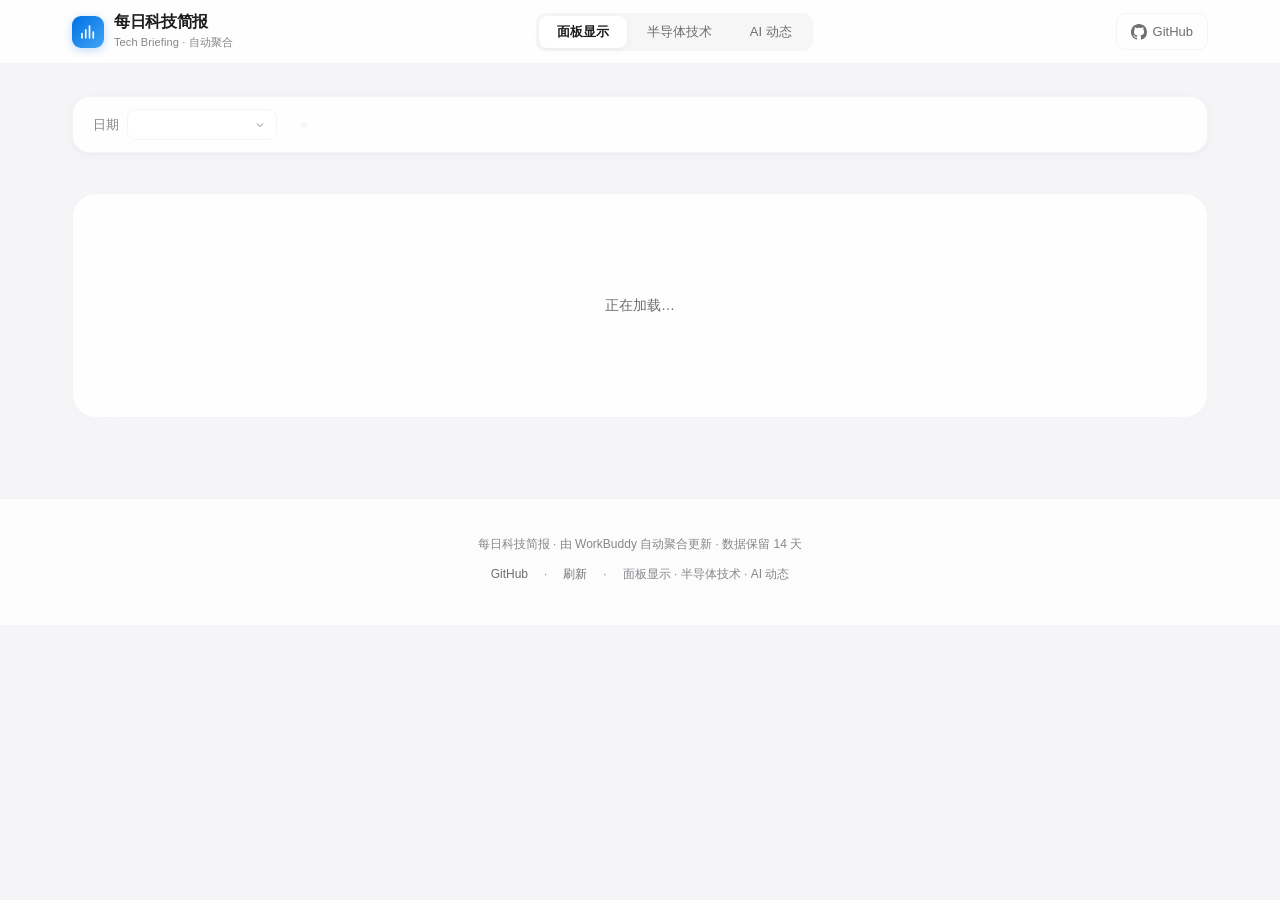
<file: index.template.html>
<!DOCTYPE html>
<html lang="zh-CN">
<head>
  <meta charset="UTF-8" />
  <meta name="viewport" content="width=device-width, initial-scale=1.0" />
  <meta http-equiv="Cache-Control" content="no-cache, no-store, must-revalidate" />
  <meta http-equiv="Pragma" content="no-cache" />
  <meta http-equiv="Expires" content="0" />
  <title>每日科技简报 · Tech Briefing</title>
  <link rel="stylesheet" href="style.css" />
  <!-- GitHub link: repo -->
</head>
<body>

  <!-- ===== HEADER: Liquid Glass Nav ===== -->
  <header class="site-header">
    <div class="layout-wide header-inner">
      <div class="brand">
        <div class="brand-icon"><svg viewBox="0 0 24 24" fill="none" stroke="currentColor" stroke-width="2.2" stroke-linecap="round" stroke-linejoin="round"><path d="M4 20v-6M9 20V9M14 20V4M19 20v-8"/></svg></div>
        <div class="brand-text">
          <h1>每日科技简报</h1>
          <span class="brand-sub">Tech Briefing · 自动聚合</span>
        </div>
      </div>
      <nav class="channel-tabs" id="channelTabs">
        <button class="tab-l1 active" data-channel="display">面板显示</button>
        <button class="tab-l1" data-channel="semicon">半导体技术</button>
        <button class="tab-l1" data-channel="ai">AI 动态</button>
      </nav>
      <div class="header-right">
        <a class="github-link" href="https://github.com/Oracledeer/daily-tech-brief" target="_blank" rel="noopener">
          <svg width="16" height="16" viewBox="0 0 16 16" fill="currentColor"><path d="M8 0C3.58 0 0 3.58 0 8c0 3.54 2.29 6.53 5.47 7.59.4.07.55-.17.55-.38 0-.19-.01-.82-.01-1.49-2.01.37-2.53-.49-2.69-.94-.09-.23-.48-.94-.82-1.13-.28-.15-.68-.52-.01-.53.63-.01 1.08.58 1.23.82.72 1.21 1.87.87 2.33.66.07-.52.28-.87.51-1.07-1.78-.2-3.64-.89-3.64-3.95 0-.87.31-1.59.82-2.15-.08-.2-.36-1.02.08-2.12 0 0 .67-.21 2.2.82.64-.18 1.32-.27 2-.27.68 0 1.36.09 2 .27 1.53-1.04 2.2-.82 2.2-.82.44 1.1.16 1.92.08 2.12.51.56.82 1.27.82 2.15 0 3.07-1.87 3.75-3.65 3.95.29.25.54.73.54 1.48 0 1.07-.01 1.93-.01 2.2 0 .21.15.46.55.38A8.013 8.013 0 0016 8c0-4.42-3.58-8-8-8z"/></svg>
          GitHub
        </a>
      </div>
    </div>
  </header>

  <!-- ===== MAIN ===== -->
  <main>
    <div class="layout-wide" id="app">

      <!-- Toolbar -->
      <div class="toolbar">
        <div class="toolbar-left">
          <div class="date-picker">
            <label for="dateSelect">日期</label>
            <select id="dateSelect"></select>
            <span class="date-tag" id="dateTag"></span>
          </div>
          <div class="sub-tabs" id="subTabs"></div>
        </div>
      </div>

      <!-- Content -->
      <article id="content" class="content">
        <div class="loading">正在加载…</div>
      </article>
    </div>
  </main>

  <!-- ===== FOOTER ===== -->
  <footer class="site-footer">
    <div class="layout-wide">
      <p>每日科技简报 · 由 WorkBuddy 自动聚合更新 · 数据保留 14 天</p>
      <div class="footer-links">
        <a href="https://github.com/Oracledeer/daily-tech-brief" target="_blank" rel="noopener">GitHub</a>
        <span>·</span>
        <a href="#" onclick="window.location.reload()">刷新</a>
        <span>·</span>
        <span>面板显示 · 半导体技术 · AI 动态</span>
      </div>
    </div>
  </footer>

  <script>
  // ========== DATA (injected by update_site.py) ==========
  const AI_DATA = "__AI_DATA_PLACEHOLDER__";
  const DISPLAY_DATA = "__DISPLAY_DATA_PLACEHOLDER__";
  const PAPER_DATA = "__PAPER_DATA_PLACEHOLDER__";
  const SEMICON_DATA = "__SEMICON_DATA_PLACEHOLDER__";
  const HISTORY = __HISTORY_PLACEHOLDER__;

  // ========== STATE ==========
  const state = {
    channel: "display",    // L1: display | semicon | ai
    subTab: "news",        // L2: news | paper | skills
    date: "latest",
  };

  const $ = (sel) => document.querySelector(sel);
  const $$ = (sel) => document.querySelectorAll(sel);

  // ========== HELPERS ==========
  function esc(s) {
    if (s == null) return "";
    return String(s).replace(/&/g,"&amp;").replace(/</g,"&lt;").replace(/>/g,"&gt;").replace(/"/g,"&quot;").replace(/'/g,"&#39;");
  }

  function chips(arr) {
    if (!arr || !arr.length) return "";
    return arr.map(t => `<span class="chip">${esc(t)}</span>`).join("");
  }

  function routeBadge(s) {
    if (!s) return "";
    let cls = "tag-route-stable", icon = "→";
    if (s.includes("突破")) { cls = "tag-route-up"; icon = "↑"; }
    else if (s.includes("受阻")) { cls = "tag-route-down"; icon = "↓"; }
    return `<span class="sec-tag ${cls}">${icon} ${esc(s.replace(/^[↑→↓]/,"").trim())}</span>`;
  }

  // ========== SECONDARY SPAN — 收窄版 Bento（缩小宽窄差异，杜绝空列） ==========
  // 6 列网格；卡片 span 仅取 2 / 3，最大宽窄比 1.5（原 4/2 = 2.0）
  // 条数→排布：2→1+1, 3→一行三, 4→2+2, 5→2+3, 6→2+2+2, 7→2+3+2, 8→2+3+3
  const SECONDARY_SPANS = {
    1: [6],
    2: [3, 3],
    3: [2, 2, 2],
    4: [3, 3, 3, 3],
    5: [3, 3, 2, 2, 2],        // 2+3
    6: [3, 3, 3, 3, 3, 3],     // 2+2+2
    7: [3, 3, 2, 2, 2, 3, 3],  // 2+3+2
    8: [3, 3, 2, 2, 2, 2, 2, 2], // 2+3+3
  };
  function buildSecondarySpans(n) {
    if (SECONDARY_SPANS[n]) return SECONDARY_SPANS[n];
    // n > 8：统一 3 列（span 2）；若 n%3===1 则末张占满整行避免空列
    const arr = new Array(n).fill(2);
    if (n % 3 === 1) arr[n - 1] = 6;
    return arr;
  }

  // ========== SKILL 矢量图标（与相关领域对应，非首字母） ==========
  const SKILL_ICONS = {
    robot: '<svg viewBox="0 0 24 24" fill="none" stroke="currentColor" stroke-width="1.8" stroke-linecap="round" stroke-linejoin="round"><rect x="4" y="8" width="16" height="12" rx="3.2"/><path d="M12 8V4"/><path d="M9.5 2h5"/><circle cx="9" cy="14" r="1.3"/><circle cx="15" cy="14" r="1.3"/><path d="M9 18h6"/></svg>',
    code: '<svg viewBox="0 0 24 24" fill="none" stroke="currentColor" stroke-width="1.8" stroke-linecap="round" stroke-linejoin="round"><path d="M9 8l-4 4 4 4"/><path d="M15 8l4 4-4 4"/></svg>',
    brain: '<svg viewBox="0 0 24 24" fill="none" stroke="currentColor" stroke-width="1.8" stroke-linecap="round" stroke-linejoin="round"><path d="M12 5.5a2.8 2.8 0 0 0-2.8 2.8 2.8 2.8 0 0 0-1.9 4.9 2.8 2.8 0 0 0 2.4 4.3 2.8 2.8 0 0 0 4.6 0 2.8 2.8 0 0 0 4.6-1.4 2.8 2.8 0 0 0-1.9-5 2.8 2.8 0 0 0-2.8-2.8z"/><path d="M12 5.5v12.6"/></svg>',
    cube: '<svg viewBox="0 0 24 24" fill="none" stroke="currentColor" stroke-width="1.8" stroke-linecap="round" stroke-linejoin="round"><path d="M12 3l8 4.5v9L12 21l-8-4.5v-9z"/><path d="M12 3v18M4 7.5l8 4.5 8-4.5"/></svg>',
    network: '<svg viewBox="0 0 24 24" fill="none" stroke="currentColor" stroke-width="1.8" stroke-linecap="round" stroke-linejoin="round"><circle cx="6" cy="6" r="2.1"/><circle cx="18" cy="6" r="2.1"/><circle cx="12" cy="18" r="2.1"/><path d="M7.6 7.6l3.4 8M16.4 7.6l-3.4 8M8 6h8"/></svg>',
    sparkles: '<svg viewBox="0 0 24 24" fill="none" stroke="currentColor" stroke-width="1.8" stroke-linecap="round" stroke-linejoin="round"><path d="M12 3l1.7 4.3L18 9l-4.3 1.7L12 15l-1.7-4.3L6 9l4.3-1.7z"/><path d="M18 13.5l.8 2 2 .8-2 .8-.8 2-.8-2-2-.8 2-.8z"/></svg>',
    terminal: '<svg viewBox="0 0 24 24" fill="none" stroke="currentColor" stroke-width="1.8" stroke-linecap="round" stroke-linejoin="round"><rect x="3" y="4" width="18" height="16" rx="2.2"/><path d="M7 9l3 3-3 3M13 15h4"/></svg>',
    book: '<svg viewBox="0 0 24 24" fill="none" stroke="currentColor" stroke-width="1.8" stroke-linecap="round" stroke-linejoin="round"><path d="M4 5a2 2 0 0 1 2-2h13v15H6a2 2 0 0 0-2 2z"/><path d="M4 19a2 2 0 0 1 2-2h13"/></svg>',
    shield: '<svg viewBox="0 0 24 24" fill="none" stroke="currentColor" stroke-width="1.8" stroke-linecap="round" stroke-linejoin="round"><path d="M12 3l7 3v5c0 4.4-3 7.8-7 10-4-2.2-7-5.6-7-10V6z"/><path d="M9 12l2 2 4-4"/></svg>',
    wand: '<svg viewBox="0 0 24 24" fill="none" stroke="currentColor" stroke-width="1.8" stroke-linecap="round" stroke-linejoin="round"><path d="M15 4l.9 2.1L18 7l-2.1.9L15 10l-.9-2.1L12 7l2.1-.9z"/><path d="M4 20l9-9"/></svg>',
    bolt: '<svg viewBox="0 0 24 24" fill="none" stroke="currentColor" stroke-width="1.8" stroke-linecap="round" stroke-linejoin="round"><path d="M13 2L5 13h5l-1 9 8-11h-5z"/></svg>',
    chat: '<svg viewBox="0 0 24 24" fill="none" stroke="currentColor" stroke-width="1.8" stroke-linecap="round" stroke-linejoin="round"><path d="M4 5h16v11H9l-4 3z"/><path d="M8 9h8M8 12h5"/></svg>',
  };
  const SKILL_ICON_MAP = [
    { icon: "robot", kw: ["agent", "autonom", "agentic", "gpt"] },
    { icon: "code", kw: ["code", "coding", "program", "deploy", "dev", "github", "repo", "skill"] },
    { icon: "brain", kw: ["reason", "think", "plan", "brain", "logic", "superpower", "research"] },
    { icon: "cube", kw: ["3d", "model", "asset", "design", "ui", "figma", "image", "video"] },
    { icon: "network", kw: ["mcp", "connect", "tool", "integrat", "api", "plugin", "bridge"] },
    { icon: "sparkles", kw: ["new", "rising", "trend", "novel", "nuwa", "女娲", "emerg"] },
    { icon: "terminal", kw: ["cli", "terminal", "shell", "command", "bash", "script"] },
    { icon: "book", kw: ["doc", "reference", "knowledge", "wiki", "guide", "learn", "tutor", "paper"] },
    { icon: "shield", kw: ["security", "secure", "guard", "safe", "audit", "privacy", "review"] },
    { icon: "wand", kw: ["automation", "workflow", "auto", "builder", "orchestrat"] },
    { icon: "bolt", kw: ["fast", "speed", "perf", "quick", "rapid", "cache"] },
    { icon: "chat", kw: ["chat", "voice", "assistant", "convers", "speak", "memory"] },
  ];
  function pickSkillIcon(s) {
    const text = ((s.name || "") + " " + (s.tags || []).join(" ")).toLowerCase();
    for (const m of SKILL_ICON_MAP) {
      if (m.kw.some(k => text.includes(k))) return m.icon;
    }
    return "robot";
  }
  function skillIconSvg(s) {
    const key = pickSkillIcon(s);
    return SKILL_ICONS[key] || SKILL_ICONS.robot;
  }

  // ========== DATA ACCESS ==========
  function getData(channel, date) {
    if (state.subTab === "paper") {
      // 面板 + 论文→PAPER_DATA(display-paper-daily)
      if (channel === "display") {
        if (!PAPER_DATA || typeof PAPER_DATA !== "object") return null;
        if (date === "latest") {
          const keys = Object.keys(PAPER_DATA).sort().reverse();
          return keys.length ? PAPER_DATA[keys[0]] : null;
        }
        return PAPER_DATA[date] || null;
      }
      // 半导体 + 论文→SEMICON_DATA(semicon-paper-daily混在semicon池)
      const pool = SEMICON_DATA || {};
      if (date === "latest") {
        const keys = Object.keys(pool).sort().reverse();
        return keys.length ? pool[keys[0]] : null;
      }
      return pool[date] || null;
    }
    let pool;
    if (channel === "ai") pool = AI_DATA;
    else if (channel === "semicon") pool = SEMICON_DATA || {};
    else pool = DISPLAY_DATA;
    if (!pool || typeof pool !== "object") return null;
    if (date === "latest") {
      const keys = Object.keys(pool).sort().reverse();
      return keys.length ? pool[keys[0]] : null;
    }
    return pool[date] || null;
  }

  function getSubTabs(channel) {
    if (channel === "ai") return [
      { id: "news", label: "新闻速递" },
      { id: "skills", label: "Skill 推荐" },
    ];
    return [
      { id: "news", label: "新闻速递" },
      { id: "paper", label: "论文研讨" },
    ];
  }

  // ========== DATE PICKER ==========
  function fillDateSelect() {
    const sel = $("#dateSelect");
    sel.innerHTML = "";
    // Show dates where current channel has data
    const ch = state.channel;
    const pool = state.subTab === "paper"
      ? (state.channel === "display" ? PAPER_DATA : SEMICON_DATA || {})
      : ch === "ai" ? AI_DATA : ch === "semicon" ? (SEMICON_DATA || {}) : DISPLAY_DATA;
    const dates = pool && typeof pool === "object" ? Object.keys(pool).sort().reverse() : [];
    if (!dates.length && HISTORY) {
      HISTORY.forEach(d => {
        const opt = document.createElement("option");
        opt.value = d.date;
        opt.textContent = `${d.date} ${d.weekday || ""}`;
        sel.appendChild(opt);
      });
      return;
    }
    dates.forEach(d => {
      const opt = document.createElement("option");
      opt.value = d;
      opt.textContent = d;
      sel.appendChild(opt);
    });
    if (dates.length) sel.value = dates[0];
  }

  function getDateLabel(date) {
    const e = HISTORY ? HISTORY.find(h => h.date === date) : null;
    return e ? `${date} ${e.weekday || ""}` : date;
  }

  // ========== RENDER — NEWS (featured / secondary / flash) ==========
  function renderNews(data) {
    if (!data) return `<div class="error">暂无数据</div>`;
    const news = data.news || [];
    if (!news.length) return `<div class="error">暂无新闻</div>`;

    // Classify by priority (default secondary)
    const featured = news.filter(n => n.priority === "featured").slice(0, 2);
    const secondary = news.filter(n => n.priority === "secondary");
    const flash = news.filter(n => n.priority === "flash");

    // If no priorities set, treat first 2 as featured, next 5 as secondary, rest as flash
    const hasPrioritySet = news.some(n => n.priority);
    let fNews = featured, sNews = secondary, flNews = flash;
    if (!hasPrioritySet) {
      fNews = news.slice(0, 2);
      sNews = news.slice(2, 7);
      flNews = news.slice(7);
    }

    let html = "";

    // ---- Hero / Summary ----
    if (data.summary || data.highlights) {
      html += `<div class="hero-section">`;
      if (data.summary) {
        // Summary as context line
      }
      if (data.highlights && data.highlights.length) {
        html += `<div class="overview-box">`;
        html += `<span class="overview-title">本期概述</span>`;
        html += `<p class="overview-text">${esc(data.summary || "")}</p>`;
        if (data.focus) html += `<span class="overview-focus">${esc(data.focus)}</span>`;
        html += `</div>`;
      }
      html += `</div>`;
    }

    // ---- Featured (hero cards) ----
    if (fNews.length) {
      html += `<div class="hero-section">`;
      html += `<span class="section-label">重点关注</span>`;
      html += `<div class="featured-grid">`;
      fNews.forEach(n => {
        const img = n.image
          ? `<img class="card-img" src="${esc(n.image)}" alt="${esc(n.title)}" loading="lazy" onerror="this.closest('.featured-card').classList.add('fc-tech');this.remove()" />`
          : ``;
        const tags = ` <span class="tag" style="background:rgba(255,255,255,0.2);color:#fff;font-size:10px">${esc(n.tech || n.route || n.category || "")}</span>`;
        const cardClass = !img ? " featured-card fc-panel" : " featured-card";
        html += `
          <div class="${cardClass}">
            ${img || ``}
            <div class="card-overlay">
              <div class="card-tags">${tags}${routeBadge(n.routeStatus)}</div>
              <h2>${esc(n.title)}</h2>
              <p class="card-summary">${esc(n.content || n.event || "")}</p>
            </div>
            ${n.url ? `<a class="featured-link" href="${esc(n.url)}" target="_blank" rel="noopener"></a>` : ""}
          </div>`;
      });
      html += `</div></div>`;
    }

    // ---- Secondary (glassmorphism grid) ----
    if (sNews.length) {
      html += `<div class="secondary-section">`;
      html += `<span class="section-label">深度速读</span>`;
      html += `<div class="secondary-grid">`;
      sNews.forEach((n, i) => {
        // 收窄版 Bento：缩小宽窄差异，杜绝空列
        // 条数→排布：4→2+2, 5→2+3, 6→2+2+2（6 列网格，span 取 2/3，最大宽窄比 1.5）
        const span = buildSecondarySpans(sNews.length)[i] || 3;

        const img = n.image
          ? `<img class="sec-img" src="${esc(n.image)}" alt="${esc(n.title)}" loading="lazy" onerror="this.remove()" />`
          : ``;
        const tags = n.tech ? `<span class="sec-tag">${esc(n.tech)}</span>` : "";
        const routeT = routeBadge(n.routeStatus);
        html += `
          <div class="secondary-card sec-span-${span}">
            ${img || ""}
            <div class="sec-body">
              <div class="sec-tags">${tags}${routeT}</div>
              <h3>${esc(n.title)}</h3>
              <p class="sec-summary">${esc(n.content || n.event || n.reason || "")}</p>
              <div class="sec-meta">
                <span>${esc(n.source || "")}</span>
                ${n.url ? `<a class="sec-link" href="${esc(n.url)}" target="_blank" rel="noopener">阅读 →</a>` : ""}
              </div>
            </div>
          </div>`;
      });
      html += `</div></div>`;
    }

    // ---- Flash (compact list) ----
    if (flNews.length) {
      html += `<div class="flash-section">`;
      html += `<span class="section-label">快讯速览</span>`;
      html += `<div class="flash-list">`;
      flNews.forEach((n, i) => {
        const tag = n.tech || n.route || n.category || "";
        html += `
          <div class="flash-item">
            <span class="flash-index">${i + 1}</span>
            <div class="flash-content">
              <div class="flash-title">${esc(n.title)}</div>
              <p class="flash-summary">${esc(n.content || n.event || n.reason || "")}</p>
              <div class="flash-meta">
                <span class="flash-source">${esc(n.source || n.date || "")}</span>
                ${tag ? `<span class="flash-tag">${esc(tag)}</span>` : ""}
              </div>
            </div>
            ${n.url ? `<a class="flash-link" href="${esc(n.url)}" target="_blank" rel="noopener">→</a>` : ""}
          </div>`;
      });
      html += `</div></div>`;
    }

    return html;
  }

  // ========== RENDER — PAPER (deep read, one per page) ==========
  function renderPaper(data) {
    if (!data) return `<div class="error">暂无论文数据</div>`;
    const papers = data.papers || [];
    if (!papers.length) return `<div class="error">暂无论文</div>`;

    let html = `<div class="paper-section">`;

    // Summary header
    if (data.summary || data.highlights) {
      html += `<div class="overview-box">`;
      html += `<span class="overview-title">本期论文概述</span>`;
      if (data.summary) html += `<p class="overview-text">${esc(data.summary)}</p>`;
      if (data.focus) html += `<span class="overview-focus">${esc(data.focus)}</span>`;
      html += `</div>`;
    }

    papers.forEach((p, idx) => {
      if (idx > 0) html += `<div class="paper-divider"></div>`;

      const img = p.image
        ? `<img class="paper-header-img" src="${esc(p.image)}" alt="${esc(p.title)}" loading="lazy" onerror="this.remove()" />`
        : `<div class="paper-header-fallback"></div>`;

      const tags = [
        p.paperType ? `<span class="paper-meta-tag type">${esc(p.paperType)}</span>` : "",
        p.field ? `<span class="paper-meta-tag field">${esc(p.field)}</span>` : "",
        p.venue ? `<span class="paper-meta-tag venue">${esc(p.venue)}</span>` : "",
      ].filter(Boolean).join("");

      const techTags = (p.techTags || p.keywords || []).filter(Boolean);
      const tagCloud = techTags.length
        ? `<div class="paper-tag-cloud">${techTags.map(t => `<span class="paper-tag">${esc(t)}</span>`).join("")}</div>`
        : "";

      const metrics = p.metrics || [];
      const metricsHtml = metrics.length
        ? `<div class="paper-metrics">${metrics.map(m => `
          <div class="paper-metric">
            <span class="paper-metric-name">${esc(m.name || "")}</span>
            <span class="paper-metric-value">${esc(m.value || "")}${m.unit ? `<span class="paper-metric-unit">${esc(m.unit)}</span>` : ""}</span>
            ${m.note ? `<div class="paper-metric-note">${esc(m.note)}</div>` : ""}
          </div>`).join("")}</div>`
        : "";

      const attachments = (p.attachments || []).map(a => {
        const isLocal = a.cached || a.url.startsWith("./");
        return `<a class="attach-pill${isLocal ? " local" : ""}" href="${esc(a.url)}" target="${isLocal ? "_self" : "_blank"}" rel="noopener">${esc(a.label || a.name || "PDF")}</a>`;
      }).join("");

      html += `
        <article class="paper-card-full">
          ${img}
          <div class="paper-body">
            <div class="paper-meta-tags">${tags}</div>
            <h1 class="paper-title">${esc(p.title)}</h1>
            ${p.authors ? `<div class="paper-authors">${esc(p.authors)}</div>` : ""}
            ${p.oneLiner ? `<div class="paper-oneliner">${esc(p.oneLiner)}</div>` : ""}
            ${tagCloud}
            ${metricsHtml}

            <div class="paper-section-block">
              <span class="paper-section-label">摘要</span>
              <p>${esc(p.abstract || p.content || "")}</p>
            </div>

            <div class="paper-section-block">
              <span class="paper-section-label">技术解读</span>
              <p>${esc(p.content || p.techIntro || p.abstract || "")}</p>
            </div>

            ${p.techIntro ? `
            <div class="paper-section-block">
              <span class="paper-section-label">背景知识</span>
              <p>${esc(p.techIntro)}</p>
            </div>` : ""}

            ${attachments ? `<div class="paper-attachments">${attachments}</div>` : ""}

            <div class="paper-footer">
              <span class="paper-source">${esc(p.source || "")}</span>
              <span>${esc(p.date || data.date || "")}</span>
            </div>
            ${p.url ? `<a class="paper-link" href="${esc(p.url)}" target="_blank" rel="noopener">查看原文 →</a>` : ""}
          </div>
        </article>`;
    });

    html += `</div>`;
    return html;
  }

  // ========== RENDER — SKILLS (AI channel, 名词解释卡片网格) ==========
  function renderSkills(data) {
    if (!data || !data.skills || !data.skills.length) return `<div class="error">暂无 Skill 推荐</div>`;
    const skills = data.skills;
    const established = skills.filter(s => s.tier === "established").length;
    const rising = skills.filter(s => s.tier === "rising").length;

    let html = `<div class="skills-wrap">`;
    // 概览标题条
    html += `
      <div class="skills-head">
        <span class="section-label">每日 Skill 推荐</span>
        <p class="skills-sub">每天精选 <strong>${established} 个老牌高星</strong> + <strong>${rising} 个上升迅猛</strong> 的 Agent Skill，一句话看懂它是做什么的。</p>
      </div>`;

    // 不等宽卡片网格：6 列，spans 决定每行 2-3 个且不等宽
    const spans = [4, 2, 2, 2, 2, 3, 3];
    html += `<div class="skill-grid">`;
    skills.forEach((s, i) => {
      const span = spans[i % spans.length];
      const isRising = s.tier === "rising";
      const badge = isRising
        ? `<span class="sk-badge sk-rising">上升迅猛</span>`
        : `<span class="sk-badge sk-estab">老牌高星</span>`;
      const tags = (s.tags || []).map(t => `<span class="chip">${esc(t)}</span>`).join("");
      const author = s.author ? `<span class="sk-fact"><span class="sk-fact-k">作者</span><span class="sk-fact-v">${esc(s.author)}</span></span>` : "";
      const repo = s.repo ? `<span class="sk-fact"><span class="sk-fact-k">仓库</span><span class="sk-fact-v sk-mono">${esc(s.repo)}</span></span>` : "";
      html += `
        <article class="skill-card sk-span-${span}${isRising ? " sk-card-rising" : ""}">
          <div class="sk-head">
            <span class="sk-icon">${skillIconSvg(s)}</span>
            <div class="sk-head-main">
              <h3 class="sk-name">${esc(s.name || "")}</h3>
              ${badge}
            </div>
          </div>
          <div class="sk-spec">
            <span class="sk-fact sk-stars-fact">
              <span class="sk-fact-k">Stars</span>
              <span class="sk-fact-v sk-stars-v">${esc(s.stars || "—")}</span>
            </span>
            ${author}
            ${repo}
          </div>
          <p class="sk-desc">${esc(s.desc || s.description || "")}</p>
          <div class="sk-foot">
            <div class="sk-tags">${tags}</div>
            ${s.url ? `<a class="sk-link" href="${esc(s.url)}" target="_blank" rel="noopener">GitHub 查看 →</a>` : ""}
          </div>
        </article>`;
    });
    html += `</div></div>`;
    return html;
  }

  // ========== MAIN RENDER ==========
  function render() {
    const data = getData(state.channel, state.date);
    const $content = $("#content");
    const $dateTag = $("#dateTag");
    const $subTabs = $("#subTabs");

    // Update date tag
    $dateTag.textContent = data ? getDateLabel(data.date || state.date) : "";

    // Update sub-tabs
    const tabs = getSubTabs(state.channel);
    if (state.subTab === "paper" && state.channel === "ai") state.subTab = "skills";
    if (!tabs.find(t => t.id === state.subTab)) state.subTab = tabs[0].id;

    $subTabs.innerHTML = tabs.map(t =>
      `<button class="tab-l2${t.id === state.subTab ? " active" : ""}" data-subtab="${t.id}">${t.label}</button>`
    ).join("");

    // Bind sub-tab clicks
    $subTabs.querySelectorAll(".tab-l2").forEach(btn => {
      btn.onclick = () => {
        state.subTab = btn.dataset.subtab;
        fillDateSelect();
        render();
      };
    });

    // Render content
    let html = "";
    if (!data) {
      const label = state.subTab === "paper" ? "论文" : state.channel === "display" ? "面板显示" : state.channel === "semicon" ? "半导体" : "AI";
      html = `<div class="error">该日期暂无 ${label} 数据</div>`;
    } else if (state.subTab === "paper") {
      html = renderPaper(data);
    } else if (state.subTab === "skills") {
      html = renderSkills(data);
    } else {
      html = renderNews(data);
    }
    $content.innerHTML = html;
    window.scrollTo({ top: 0, behavior: "smooth" });
  }

  // ========== EVENT BINDINGS ==========
  // Level-1 channel tabs
  $("#channelTabs").addEventListener("click", (e) => {
    const btn = e.target.closest("button.tab-l1");
    if (!btn) return;
    $$("#channelTabs .tab-l1").forEach(b => b.classList.remove("active"));
    btn.classList.add("active");
    state.channel = btn.dataset.channel;
    state.subTab = "news";
    fillDateSelect();
    render();
  });

  // Date select
  $("#dateSelect").addEventListener("change", (e) => {
    state.date = e.target.value;
    render();
  });

  // ========== INIT ==========
  fillDateSelect();
  render();

  // ========== SCROLL REVEAL — Apple-style fade-up ==========
  (function initScrollReveal() {
    const observer = new IntersectionObserver((entries) => {
      entries.forEach((entry, i) => {
        if (entry.isIntersecting) {
          // Stagger delay based on element index within viewport
          requestAnimationFrame(() => {
            entry.target.classList.add('visible');
          });
          observer.unobserve(entry.target);
        }
      });
    }, {
      threshold: 0.01,
      rootMargin: '0px 0px -20px 0px'
    });

    function revealContent() {
      const sections = document.querySelectorAll(
        '.hero-section, .secondary-section, .flash-section, .paper-section, .skills-wrap'
      );
      sections.forEach((el, idx) => {
        if (!el.classList.contains('reveal')) {
          el.classList.add('reveal');
          if (idx % 3 === 1) el.classList.add('reveal-delay-1');
          else if (idx % 3 === 2) el.classList.add('reveal-delay-2');
          observer.observe(el);
        }
      });
    }

    // Initial + re-run on render
    revealContent();

    // Also observe after dynamic renders
    const origRender = render;
    // Re-observe whenever content changes
    const watchContent = new MutationObserver(() => {
      requestAnimationFrame(revealContent);
    });
    const app = document.getElementById('app');
    if (app) watchContent.observe(app, { childList: true, subtree: true });
  })();
  </script>
</body>
</html>
</file>
<file: redesign/style.css>
/* ===========================
   Daily Tech Briefing — Premium Light Glass v2
   Based on: Apple.com design language
   Principles:
     - Single accent: #0071e3 (Apple Blue) ONLY
     - Ultra-transparent glass (backdrop-blur 40px+ saturate)
     - Large rounded images (20px+ radius)
     - Bold typography hierarchy (Apple-style)
     - Generous whitespace
     - Scroll-reveal animations (IntersectionObserver)
     - Minimal color: everything monochrome except accent blue
   (class names preserved for JS compatibility)
   =========================== */

/* ----- Reset & Base ----- */
*, *::before, *::after { box-sizing: border-box; }
html, body { margin: 0; padding: 0; }
html { scroll-behavior: smooth; }

:root {
  /* Type — Apple system stack */
  --font-display: -apple-system, BlinkMacSystemFont, 'SF Pro Display', 'PingFang SC', 'Helvetica Neue', sans-serif;
  --font-body: -apple-system, BlinkMacSystemFont, 'SF Pro Text', 'PingFang SC', 'Helvetica Neue', sans-serif;
  --font-mono: 'SF Mono', SFMono-Regular, Menlo, Consolas, monospace;

  /* Surfaces — Apple light */
  --bg: #f5f5f7;
  --bg-deep: #ffffff;
  --bg-elevated: #ffffff;
  --bg-glass: rgba(255, 255, 255, 0.72);
  --bg-glass-heavy: rgba(255, 255, 255, 0.85);
  --bg-card: rgba(255, 255, 255, 0.9);
  --bg-card-glass: rgba(255, 255, 255, 0.82);

  /* Text — Apple grayscale hierarchy */
  --text: #1d1d1f;
  --text-secondary: #6e6e73;
  --text-tertiary: #86868b;

  /* Lines — barely there */
  --border: rgba(0, 0, 0, 0.04);
  --border-glass: rgba(0, 0, 0, 0.05);
  --border-strong: rgba(0, 0, 0, 0.10);

  /* Shadows — Apple soft */
  --shadow-sm: 0 2px 8px rgba(0, 0, 0, 0.04), 0 1px 2px rgba(0, 0, 0, 0.02);
  --shadow: 0 4px 20px rgba(0, 0, 0, 0.06);
  --shadow-lg: 0 12px 40px rgba(0, 0, 0, 0.08);
  --shadow-xl: 0 24px 64px rgba(0, 0, 0, 0.10);

  /* Radii — generous roundness */
  --radius: 18px;
  --radius-sm: 12px;
  --radius-lg: 24px;
  --radius-xl: 30px;

  /* Accent — Apple Blue ONLY */
  --accent: #0071e3;
  --accent-hover: #0077ed;
  --accent-soft: rgba(0, 113, 227, 0.08);
  --accent-soft-hover: rgba(0, 113, 227, 0.14);

  /* Semantic — muted, only when absolutely necessary */
  --up: rgba(255, 60, 60, 0.85);
  --stable: rgba(200, 160, 40, 0.85);
  --down: rgba(50, 180, 100, 0.85);

  /* Motion */
  --ease-out: cubic-bezier(0.25, 0.46, 0.45, 0.94);
  --ease-spring: cubic-bezier(0.34, 1.56, 0.64, 1);

  --nav-height: 64px;
  --layout-max: 1200px;
  --layout-narrow: 820px;
}

body {
  font-family: var(--font-body);
  background: var(--bg);
  color: var(--text);
  line-height: 1.65;
  -webkit-font-smoothing: antialiased;
  -moz-osx-font-smoothing: grayscale;
}

a { color: var(--accent); text-decoration: none; transition: color 0.2s var(--ease-out); }
a:hover { color: var(--accent-hover); }
img { max-width: 100%; height: auto; display: block; }

/* Headings — large & confident */
h1, h2, h3, .paper-title, .sk-name, .brand-text h1, .section-label {
  font-family: var(--font-display);
  letter-spacing: -0.02em;
}

/* ----- Container ----- */
.layout-wide { max-width: var(--layout-max); margin: 0 auto; padding: 0 32px; }
.layout-narrow { max-width: var(--layout-narrow); margin: 0 auto; padding: 0 32px; }

/* ===========================
   NAVIGATION — Floating Glass Bar
   =========================== */
.site-header {
  position: fixed;
  top: 0; left: 0; right: 0;
  height: var(--nav-height);
  z-index: 100;
  background: var(--bg-glass-heavy);
  backdrop-filter: blur(40px) saturate(180%);
  -webkit-backdrop-filter: blur(40px) saturate(180%);
  border-bottom: 1px solid var(--border);
}

.header-inner {
  display: flex;
  align-items: center;
  justify-content: space-between;
  height: 100%;
  gap: 24px;
}

/* Brand */
.brand { display: flex; align-items: center; gap: 10px; flex-shrink: 0; }
.brand-icon {
  width: 32px; height: 32px;
  background: linear-gradient(135deg, var(--accent), #42a5f5);
  border-radius: 9px;
  display: flex; align-items: center; justify-content: center;
  color: #fff;
  box-shadow: 0 2px 10px rgba(0, 113, 227, 0.25);
}
.brand-icon svg { width: 18px; height: 18px; }
.brand-text { display: flex; flex-direction: column; }
.brand-text h1 {
  margin: 0; font-size: 16px; font-weight: 600;
  color: var(--text);
  line-height: 1.3;
}
.brand-sub {
  margin: 0; font-size: 11px; color: var(--text-tertiary);
  letter-spacing: 0.01em;
}

/* Level-1 Channel Tabs — Clean text, no emoji, glass container */
.channel-tabs {
  display: flex;
  gap: 2px;
  background: rgba(0, 0, 0, 0.03);
  padding: 3px;
  border-radius: 10px;
}
.tab-l1 {
  border: none;
  background: transparent;
  padding: 7px 18px;
  font-size: 13px;
  font-weight: 500;
  color: var(--text-secondary);
  border-radius: 8px;
  cursor: pointer;
  transition: all 0.25s var(--ease-out);
  font-family: var(--font-body);
  white-space: nowrap;
}
.tab-l1:hover { color: var(--text); background: rgba(0, 0, 0, 0.04); }
.tab-l1.active {
  background: var(--bg-deep);
  color: var(--text);
  font-weight: 600;
  box-shadow: var(--shadow-sm);
}

/* Header Right */
.header-right {
  display: flex;
  align-items: center;
  gap: 10px;
  flex-shrink: 0;
}
.github-link {
  display: flex;
  align-items: center;
  gap: 6px;
  font-size: 13px;
  font-weight: 500;
  color: var(--text-secondary);
  padding: 7px 14px;
  border-radius: 9px;
  background: transparent;
  border: 1px solid var(--border);
  transition: all 0.2s var(--ease-out);
}
.github-link:hover {
  background: var(--accent-soft);
  color: var(--accent);
  border-color: rgba(0, 113, 227, 0.2);
  text-decoration: none;
}

/* ===========================
   MAIN CONTENT
   =========================== */
main {
  padding-top: calc(var(--nav-height) + 32px);
  padding-bottom: 80px;
}

/* Toolbar — floating glass bar (premium, matches nav) */
.toolbar {
  display: flex;
  justify-content: space-between;
  align-items: center;
  margin-bottom: 40px;
  gap: 20px;
  flex-wrap: wrap;
  background: var(--bg-glass-heavy);
  backdrop-filter: blur(30px) saturate(180%);
  -webkit-backdrop-filter: blur(30px) saturate(180%);
  border: 1px solid var(--border);
  border-radius: var(--radius);
  padding: 12px 20px;
  box-shadow: var(--shadow-sm);
}
.toolbar-left { display: flex; align-items: center; gap: 16px; flex-wrap: wrap; }

/* Sub-tabs — minimal pill */
.sub-tabs {
  display: flex;
  gap: 2px;
  background: rgba(0, 0, 0, 0.03);
  padding: 3px;
  border-radius: 10px;
}
.tab-l2 {
  border: none;
  background: transparent;
  padding: 6px 16px;
  font-size: 13px;
  font-weight: 500;
  color: var(--text-secondary);
  border-radius: 8px;
  cursor: pointer;
  transition: all 0.2s var(--ease-out);
  font-family: var(--font-body);
}
.tab-l2:hover { color: var(--text); }
.tab-l2.active {
  background: var(--bg-deep);
  color: var(--text);
  font-weight: 600;
  box-shadow: var(--shadow-sm);
}

/* Date Picker */
.date-picker {
  display: flex;
  align-items: center;
  gap: 8px;
}
.date-picker label {
  font-size: 13px;
  color: var(--text-tertiary);
  font-weight: 500;
}
#dateSelect {
  font-family: var(--font-body);
  font-size: 13px;
  padding: 7px 12px;
  border: 1px solid var(--border);
  border-radius: 9px;
  background: var(--bg-deep);
  color: var(--text);
  cursor: pointer;
  min-width: 150px;
  transition: all 0.2s var(--ease-out);
  outline: none;
  appearance: none;
  background-image: url("data:image/svg+xml,%3Csvg xmlns='http://www.w3.org/2000/svg' width='12' height='12' viewBox='0 0 24 24' fill='none' stroke='%2386868b' stroke-width='2'%3E%3Cpath d='M6 9l6 6 6-6'/%3E%3C/svg%3E");
  background-repeat: no-repeat;
  background-position: right 10px center;
  padding-right: 30px;
}
#dateSelect:hover { border-color: var(--border-strong); }
#dateSelect:focus { border-color: var(--accent); box-shadow: 0 0 0 3px var(--accent-soft); }
.date-tag {
  font-size: 13px;
  color: var(--text-tertiary);
  font-weight: 500;
}

/* ===========================
   SECTION LABELS — Apple-style heading
   Big bold title + blue accent bar (no emoji, no clutter)
   =========================== */
.section-label {
  display: flex;
  align-items: center;
  gap: 13px;
  font-family: var(--font-display);
  font-size: 21px;
  font-weight: 700;
  letter-spacing: -0.02em;
  color: var(--text);
  line-height: 1.2;
  margin-bottom: 22px;
}
.section-label::before {
  content: "";
  width: 5px;
  height: 22px;
  background: var(--accent);
  border-radius: 3px;
  flex-shrink: 0;
}

/* Overview frosted box — context summary with bold title */
.overview-box {
  background: var(--bg-glass);
  backdrop-filter: blur(24px) saturate(180%);
  -webkit-backdrop-filter: blur(24px) saturate(180%);
  border: 1px solid var(--border);
  border-radius: var(--radius);
  padding: 18px 22px;
  margin-bottom: 26px;
  box-shadow: var(--shadow-sm);
}
.overview-title {
  display: block;
  font-family: var(--font-display);
  font-size: 16px;
  font-weight: 700;
  letter-spacing: -0.01em;
  color: var(--text);
  margin-bottom: 8px;
}
.overview-text {
  font-size: 14px;
  color: var(--text-secondary);
  line-height: 1.55;
  margin: 0;
}
.overview-focus {
  display: inline-block;
  margin-top: 10px;
  font-size: 13px;
  font-weight: 600;
  color: var(--accent);
}

/* ===========================
   HERO — Featured News (Apple product card style)
   Large image top → bold headline → description
   =========================== */
.hero-section {
  margin-bottom: 48px;
}

.featured-grid {
  display: grid;
  grid-template-columns: 1.2fr 1fr;
  gap: 24px;
}

.featured-card {
  position: relative;
  border-radius: var(--radius-lg);
  overflow: hidden;
  background: var(--bg-elevated);
  border: 1px solid var(--border);
  box-shadow: var(--shadow);
  transition: transform 0.5s var(--ease-out), box-shadow 0.5s var(--ease-out);
  cursor: pointer;
}
.featured-card:hover {
  transform: translateY(-6px);
  box-shadow: var(--shadow-xl);
}

.featured-card .card-img {
  width: 100%;
  aspect-ratio: 16 / 9;
  object-fit: cover;
  border-radius: var(--radius-lg) var(--radius-lg) 0 0;
  transition: transform 0.6s var(--ease-out);
}
.featured-card:hover .card-img { transform: scale(1.03); }

.featured-card .card-overlay {
  position: absolute;
  bottom: 0; left: 0; right: 0;
  padding: 28px 28px 24px;
  background: linear-gradient(transparent 30%, rgba(0, 0, 0, 0.5) 70%, rgba(0, 0, 0, 0.78) 100%);
  border-radius: 0 0 var(--radius-lg) var(--radius-lg);
}
.featured-card .card-overlay .card-tags {
  display: flex;
  gap: 6px;
  margin-bottom: 10px;
  flex-wrap: wrap;
}
.featured-card .card-overlay h2 {
  margin: 0 0 8px;
  font-size: 22px;
  font-weight: 650;
  color: #fff;
  line-height: 1.3;
  letter-spacing: -0.01em;
}
.featured-card .card-overlay .card-summary {
  font-size: 14px;
  color: rgba(255, 255, 255, 0.80);
  margin: 0;
  line-height: 1.6;
  display: -webkit-box;
  -webkit-line-clamp: 2;
  -webkit-box-orient: vertical;
  overflow: hidden;
}
.featured-card .featured-link {
  position: absolute;
  top: 0; left: 0; right: 0; bottom: 0;
  z-index: 2;
}
.featured-card .card-img-fallback {
  width: 100%;
  aspect-ratio: 16 / 9;
  display: flex;
  align-items: center;
  justify-content: center;
  font-size: 16px;
  font-weight: 600;
  color: #fff;
  background: linear-gradient(135deg, #667eea, #764ba2);
  border-radius: var(--radius-lg) var(--radius-lg) 0 0;
}

/* Featured fallback gradients — subtle, not colorful */
.featured-card.fc-tech { background: linear-gradient(135deg, #4a5568, #2d3748); }
.featured-card.fc-market { background: linear-gradient(135deg, #44403c, #292524); }
.featured-card.fc-ai { background: linear-gradient(135deg, #334155, #1e293b); }
.featured-card.fc-panel { background: linear-gradient(135deg, #1e3a5f, #1a365d); }
.featured-card.fc-semicon { background: linear-gradient(135deg, #374151, #1f2937); }

/* ===========================
   SECONDARY — Apple-style Product Grid
   Image on top, content below, lots of whitespace
   =========================== */
.secondary-section {
  margin-bottom: 48px;
}

.secondary-grid {
  display: grid;
  grid-template-columns: repeat(6, 1fr);   /* 6列 Bento 基础网格，卡片按 span 错落 */
  gap: 20px;
}
/* 默认每张占 3 列（半宽），偶数张时自然两列等宽 */
.secondary-card {
  grid-column: span 3;
}
/* Bento span 变体 */
.secondary-card.sec-span-2 { grid-column: span 2; }
.secondary-card.sec-span-4 { grid-column: span 4; }
.secondary-card.sec-span-6 { grid-column: span 6; }

.secondary-card {
  background: var(--bg-card);
  backdrop-filter: blur(24px) saturate(180%);
  -webkit-backdrop-filter: blur(24px) saturate(180%);
  border: 1px solid var(--border);
  border-radius: var(--radius-lg);
  overflow: hidden;
  box-shadow: var(--shadow-sm);
  transition: transform 0.4s var(--ease-out), box-shadow 0.4s var(--ease-out);
  display: flex;
  flex-direction: column;
}
.secondary-card:hover {
  transform: translateY(-5px);
  box-shadow: var(--shadow-lg);
}

/* Image area — fixed height so all spans share equal row height */
.secondary-card .sec-img {
  width: 100%;
  height: 220px;
  aspect-ratio: auto;
  object-fit: cover;
  transition: transform 0.5s var(--ease-out);
}
.secondary-card:hover .sec-img { transform: scale(1.02); }

/* Content body — spacious */
.secondary-card .sec-body {
  padding: 22px 24px 24px;
  flex: 1;
  display: flex;
  flex-direction: column;
}

/* Tags — ultra-minimal, no bright backgrounds */
.sec-tags {
  display: flex;
  gap: 6px;
  flex-wrap: wrap;
  margin-bottom: 10px;
}
.sec-tag {
  font-size: 11px;
  font-weight: 600;
  padding: 3px 10px;
  border-radius: 6px;
  background: var(--accent-soft);
  color: var(--accent);
}
.sec-tag.tag-route-up { background: rgba(0, 0, 0, 0.04); color: var(--text-secondary); }
.sec-tag.tag-route-stable { background: rgba(0, 0, 0, 0.04); color: var(--text-secondary); }
.sec-tag.tag-route-down { background: rgba(0, 0, 0, 0.04); color: var(--text-secondary); }

/* Card heading — BOLD and LARGE */
.secondary-card h3 {
  margin: 0 0 8px;
  font-size: 17px;
  font-weight: 650;
  color: var(--text);
  line-height: 1.28;
  letter-spacing: -0.01em;
}
.secondary-card .sec-summary {
  font-size: 14px;
  color: var(--text-secondary);
  margin: 0 0 16px;
  line-height: 1.5;
  display: -webkit-box;
  -webkit-line-clamp: 3;
  -webkit-box-orient: vertical;
  overflow: hidden;
  flex: 1;
}
.secondary-card .sec-meta {
  margin-top: auto;
  display: flex;
  justify-content: space-between;
  align-items: center;
  font-size: 12px;
  color: var(--text-tertiary);
}
.secondary-card .sec-link {
  font-size: 13px;
  font-weight: 600;
  color: var(--accent);
}

.secondary-card .sec-img-placeholder {
  height: 140px;
  display: flex;
  align-items: center;
  justify-content: center;
  font-size: 14px;
  font-weight: 600;
  color: #fff;
  background: linear-gradient(135deg, #94a3b8, #64748b);
}

/* ===========================
   FLASH — Clean compact list
   =========================== */
.flash-section {
  margin-bottom: 52px;
}

.flash-list {
  display: flex;
  flex-direction: column;
  gap: 0;
  background: var(--bg-card);
  backdrop-filter: blur(24px) saturate(180%);
  -webkit-backdrop-filter: blur(24px) saturate(180%);
  border: 1px solid var(--border);
  border-radius: var(--radius);
  overflow: hidden;
  box-shadow: var(--shadow-sm);
}

.flash-item {
  display: flex;
  align-items: flex-start;
  gap: 14px;
  padding: 15px 20px;
  border-bottom: 1px solid var(--border);
  transition: background 0.2s var(--ease-out);
}
.flash-item:last-child { border-bottom: none; }
.flash-item:hover { background: rgba(0, 0, 0, 0.02); }

.flash-index {
  font-size: 12px;
  font-weight: 700;
  color: var(--text-tertiary);
  min-width: 22px;
  text-align: right;
  flex-shrink: 0;
  margin-top: 3px;
  font-variant-numeric: tabular-nums;
  opacity: 0.6;
}

.flash-content { flex: 1; min-width: 0; }
.flash-title {
  font-size: 14.5px;
  font-weight: 600;
  color: var(--text);
  line-height: 1.32;
  margin-bottom: 3px;
}
.flash-summary {
  font-size: 13px;
  color: var(--text-secondary);
  line-height: 1.45;
  margin: 0;
  display: -webkit-box;
  -webkit-line-clamp: 2;
  -webkit-box-orient: vertical;
  overflow: hidden;
}
.flash-meta {
  display: flex;
  gap: 10px;
  align-items: center;
  font-size: 12px;
  color: var(--text-tertiary);
  margin-top: 5px;
}
.flash-meta .flash-source { color: var(--text-tertiary); }
.flash-meta .flash-tag {
  font-size: 11px;
  padding: 2px 8px;
  border-radius: 5px;
  background: var(--accent-soft);
  color: var(--accent);
  font-weight: 500;
}

.flash-link {
  color: var(--text-tertiary);
  font-size: 14px;
  flex-shrink: 0;
  margin-top: 2px;
  transition: color 0.2s;
  opacity: 0.5;
}
.flash-link:hover { color: var(--accent); text-decoration: none; opacity: 1; }

/* ===========================
   PAPER — Deep Read (Apple editorial)
   =========================== */
.paper-section {
  max-width: var(--layout-narrow);
  margin: 0 auto;
}

.paper-card-full {
  background: var(--bg-card);
  border: 1px solid var(--border);
  border-radius: var(--radius-lg);
  overflow: hidden;
  box-shadow: var(--shadow);
  backdrop-filter: blur(24px) saturate(180%);
  -webkit-backdrop-filter: blur(24px) saturate(180%);
}

.paper-card-full .paper-header-img {
  width: 100%;
  max-height: 360px;
  object-fit: cover;
}
.paper-card-full .paper-header-fallback {
  height: 200px;
  display: flex;
  align-items: center;
  justify-content: center;
  background: linear-gradient(135deg, #e2e8f0, #cbd5e1);
  color: var(--accent);
  font-size: 40px;
  font-weight: 300;
}

.paper-body {
  padding: 36px 44px 44px;
}

.paper-meta-tags {
  display: flex;
  gap: 8px;
  flex-wrap: wrap;
  margin-bottom: 16px;
}
.paper-meta-tag {
  font-size: 12px;
  font-weight: 600;
  padding: 4px 12px;
  border-radius: 8px;
  background: var(--accent-soft);
  color: var(--accent);
}
.paper-meta-tag.type { background: rgba(0, 0, 0, 0.05); color: var(--text-secondary); }
.paper-meta-tag.field { background: var(--accent-soft); color: var(--accent); }
.paper-meta-tag.venue { background: rgba(0, 0, 0, 0.05); color: var(--text-secondary); }

/* Paper title — LARGE */
.paper-title {
  font-size: 28px;
  font-weight: 700;
  color: var(--text);
  line-height: 1.28;
  letter-spacing: -0.02em;
  margin: 0 0 12px;
}
.paper-authors {
  font-size: 15px;
  color: var(--text-secondary);
  font-style: italic;
  margin-bottom: 24px;
  line-height: 1.5;
}
.paper-oneliner {
  font-size: 15px;
  color: var(--text);
  font-weight: 500;
  line-height: 1.6;
  padding: 16px 20px;
  background: var(--accent-soft);
  border-radius: var(--radius-sm);
  margin-bottom: 28px;
  border-left: 3px solid var(--accent);
}

.paper-tag-cloud {
  display: flex;
  flex-wrap: wrap;
  gap: 8px;
  margin-bottom: 28px;
}
.paper-tag {
  font-size: 12px;
  font-weight: 500;
  color: var(--text-secondary);
  background: rgba(0, 0, 0, 0.03);
  border: 1px solid var(--border);
  padding: 5px 13px;
  border-radius: 999px;
  transition: all 0.2s;
}
.paper-tag:hover {
  background: var(--accent-soft);
  border-color: rgba(0, 113, 227, 0.15);
  color: var(--accent);
}

.paper-metrics {
  display: grid;
  gap: 1px;
  background: var(--border);
  border-radius: var(--radius-sm);
  overflow: hidden;
  margin-bottom: 28px;
}
.paper-metric {
  display: grid;
  grid-template-columns: 130px 1fr;
  gap: 14px;
  align-items: center;
  padding: 12px 16px;
  background: var(--bg-deep);
}
.paper-metric-name {
  font-size: 12px;
  font-weight: 600;
  color: var(--text-tertiary);
  text-transform: uppercase;
  letter-spacing: 0.04em;
}
.paper-metric-value {
  font-size: 15px;
  font-weight: 600;
  color: var(--text);
  font-variant-numeric: tabular-nums;
}
.paper-metric-unit {
  font-size: 12px;
  font-weight: 400;
  color: var(--text-secondary);
  margin-left: 4px;
}
.paper-metric-note {
  grid-column: 1 / -1;
  font-size: 12px;
  color: var(--text-secondary);
  padding: 0 16px 10px;
  margin-top: -4px;
}

.paper-section-block {
  margin-bottom: 28px;
}
.paper-section-label {
  display: block;
  font-family: var(--font-display);
  font-size: 17px;
  font-weight: 700;
  letter-spacing: -0.01em;
  color: var(--text);
  margin-bottom: 16px;
  padding: 13px 18px;
  background: var(--accent-soft);
  border-left: 4px solid var(--accent);
  border-radius: 0 14px 14px 0;
  line-height: 1.35;
}
.paper-section-block p {
  margin: 0;
  font-size: 15px;
  color: var(--text);
  line-height: 1.78;
}

.paper-attachments {
  display: flex;
  gap: 8px;
  flex-wrap: wrap;
  margin-bottom: 24px;
}
.attach-pill {
  display: inline-flex;
  align-items: center;
  gap: 5px;
  font-size: 13px;
  font-weight: 600;
  padding: 8px 18px;
  border-radius: 999px;
  background: var(--accent);
  color: #fff;
  transition: all 0.25s var(--ease-out);
}
.attach-pill:hover {
  background: var(--accent-hover);
  color: #fff;
  text-decoration: none;
  transform: translateY(-1px);
  box-shadow: 0 4px 14px rgba(0, 113, 227, 0.3);
}
.attach-pill.local {
  background: rgba(0, 0, 0, 0.06);
  color: var(--text);
  border: 1px solid var(--border);
}
.attach-pill.local:hover {
  background: rgba(0, 0, 0, 0.10);
  box-shadow: none;
}

.paper-footer {
  display: flex;
  justify-content: space-between;
  align-items: center;
  padding-top: 20px;
  border-top: 1px solid var(--border);
  font-size: 13px;
  color: var(--text-tertiary);
}
.paper-footer .paper-source { font-weight: 500; }

.paper-link {
  display: inline-flex;
  align-items: center;
  gap: 4px;
  font-size: 15px;
  font-weight: 600;
  color: var(--accent);
  margin-top: 6px;
}
.paper-link:hover { text-decoration: underline; }

/* Paper divider */
.paper-divider {
  height: 1px;
  background: linear-gradient(to right, transparent, var(--border), transparent);
  margin: 44px 0;
}

/* ===========================
   SKILL CARDS — Clean minimal名片
   =========================== */
.skills-section { margin-bottom: 44px; }

.skills-grid {
  display: grid;
  grid-template-columns: repeat(auto-fill, minmax(300px, 1fr));
  gap: 16px;
}

.skill-card {
  background: var(--bg-card);
  border: 1px solid var(--border);
  border-radius: var(--radius);
  padding: 20px;
  box-shadow: var(--shadow-sm);
  transition: all 0.35s var(--ease-out);
}
.skill-card:hover {
  transform: translateY(-4px);
  box-shadow: var(--shadow-lg);
}

/* ===========================
   SKILL 推荐 — 名片卡片网格（不等宽）
   =========================== */
.skills-wrap { max-width: var(--layout-max, 1180px); margin: 0 auto; }
.skills-head { margin-bottom: 30px; }
.skills-head .section-label {
  margin-bottom: 12px;
}
.skills-sub {
  margin: 0;
  font-size: 14px;
  color: var(--text-secondary);
  line-height: 1.65;
}
.skills-sub strong { color: var(--text); }

/* 6 列网格 —— 不等宽排布 */
.skill-grid {
  display: grid;
  grid-template-columns: repeat(6, 1fr);
  gap: 18px;
}
.sk-span-2 { grid-column: span 2; }
.sk-span-3 { grid-column: span 3; }
.sk-span-4 { grid-column: span 4; }

.skill-card {
  background: var(--bg-card-glass);
  backdrop-filter: blur(20px) saturate(180%);
  -webkit-backdrop-filter: blur(20px) saturate(180%);
  border: 1px solid var(--border);
  border-radius: var(--radius);
  padding: 24px;
  display: flex;
  flex-direction: column;
  position: relative;
  overflow: hidden;
  transition: transform 0.35s var(--ease-out), box-shadow 0.35s var(--ease-out), border-color 0.35s var(--ease-out);
}
/* Left accent bar — blue only, subtle */
.skill-card::before {
  content: "";
  position: absolute;
  left: 0; top: 0; bottom: 0;
  width: 3px;
  background: var(--accent);
  opacity: 0.5;
}
.sk-card-rising::before { background: var(--text-tertiary); opacity: 0.4; }
.skill-card:hover {
  transform: translateY(-5px);
  box-shadow: var(--shadow-lg);
  border-color: var(--border-strong);
}

/* Header: icon + name + badge */
.sk-head {
  display: flex;
  align-items: center;
  gap: 14px;
  margin-bottom: 16px;
}
.sk-icon {
  font-size: 24px;
  line-height: 1;
  width: 48px;
  height: 48px;
  display: flex;
  align-items: center;
  justify-content: center;
  background: var(--accent-soft);
  border-radius: 14px;
  flex-shrink: 0;
  color: var(--accent);
}
.sk-icon svg { width: 26px; height: 26px; }
.sk-card-rising .sk-icon { background: rgba(0, 0, 0, 0.05); color: var(--text-secondary); }
.sk-head-main { display: flex; flex-direction: column; gap: 6px; min-width: 0; }
.sk-name {
  margin: 0;
  font-size: 17px;
  font-weight: 650;
  color: var(--text);
  letter-spacing: -0.01em;
  line-height: 1.25;
}
.sk-badge {
  font-size: 11px;
  font-weight: 600;
  padding: 3px 10px;
  border-radius: 6px;
  white-space: nowrap;
  align-self: flex-start;
}
.sk-estab { color: var(--accent); background: var(--accent-soft); }
.sk-rising { color: var(--text-secondary); background: rgba(0, 0, 0, 0.06); }

/* Spec info area */
.sk-spec {
  display: flex;
  flex-wrap: wrap;
  gap: 10px 16px;
  padding: 14px 16px;
  margin-bottom: 14px;
  background: rgba(0, 0, 0, 0.02);
  border-radius: 12px;
  border: 1px solid var(--border);
}
.sk-fact {
  display: flex;
  flex-direction: column;
  gap: 3px;
  min-width: 0;
}
.sk-fact-k {
  font-size: 10px;
  font-weight: 600;
  letter-spacing: 0.04em;
  color: var(--text-tertiary);
  text-transform: uppercase;
}
.sk-fact-v {
  font-size: 13px;
  font-weight: 600;
  color: var(--text);
  overflow: hidden;
  text-overflow: ellipsis;
  white-space: nowrap;
}
.sk-mono { font-family: var(--font-mono); font-size: 12px; }
/* Stars highlight */
.sk-stars-fact { flex: 1 1 100%; flex-direction: row; align-items: baseline; gap: 8px; }
.sk-stars-v {
  font-size: 20px;
  font-weight: 700;
  color: var(--accent);
  letter-spacing: -0.02em;
  font-variant-numeric: tabular-nums;
}
.sk-card-rising .sk-stars-v { color: var(--text); }

.sk-desc {
  margin: 0 0 18px;
  font-size: 13.5px;
  line-height: 1.65;
  color: var(--text-secondary);
  flex: 1;
}
.sk-foot {
  display: flex;
  align-items: center;
  justify-content: space-between;
  gap: 12px;
  flex-wrap: wrap;
}
.sk-tags { display: flex; gap: 6px; flex-wrap: wrap; }
.sk-link {
  align-self: flex-end;
  font-size: 12px;
  font-weight: 600;
  color: #fff;
  background: var(--accent);
  padding: 8px 18px;
  border-radius: 9px;
  text-decoration: none;
  white-space: nowrap;
  transition: all 0.25s var(--ease-out);
}
.sk-link:hover {
  background: var(--accent-hover);
  transform: translateY(-1px);
  box-shadow: 0 4px 14px rgba(0, 113, 227, 0.3);
}

/* ===========================
   FOOTER — Minimal
   =========================== */
.site-footer {
  border-top: 1px solid var(--border);
  padding: 32px 0 40px;
  text-align: center;
  font-size: 12px;
  color: var(--text-tertiary);
  background: var(--bg-glass);
  backdrop-filter: blur(20px);
  -webkit-backdrop-filter: blur(20px);
}
.site-footer p { margin: 4px 0; }
.footer-links {
  display: flex;
  justify-content: center;
  gap: 16px;
  margin-top: 10px;
}
.footer-links a {
  color: var(--text-secondary);
  font-size: 12px;
  transition: color 0.2s;
}
.footer-links a:hover { color: var(--accent); }

/* ===========================
   STATES
   =========================== */
.loading, .error {
  text-align: center;
  padding: 100px 0;
  color: var(--text-secondary);
  font-size: 14px;
  background: var(--bg-card);
  backdrop-filter: blur(20px);
  border-radius: var(--radius-lg);
  border: 1px solid var(--border);
}
.error { color: var(--up); }

/* ===========================
   UTILITY — Tags (chip)
   =========================== */
.chip {
  font-size: 11px;
  color: var(--text-secondary);
  background: rgba(0, 0, 0, 0.04);
  padding: 3px 10px;
  border-radius: 6px;
  font-weight: 500;
}

/* ===========================
   SCROLL REVEAL ANIMATIONS
   Content visible by default; lifts up slightly when entering viewport
   =========================== */
.reveal {
  opacity: 1;
  transform: translateY(12px);
  transition: opacity 0.6s var(--ease-out), transform 0.6s var(--ease-out);
}
.reveal.visible {
  opacity: 1;
  transform: translateY(0);
}
.reveal-delay-1 { transition-delay: 0.06s; }
.reveal-delay-2 { transition-delay: 0.12s; }
.reveal-delay-3 { transition-delay: 0.18s; }

/* ===========================
   RESPONSIVE
   =========================== */
@media (max-width: 900px) {
  .featured-grid { grid-template-columns: 1fr; gap: 18px; }
  .secondary-grid { grid-template-columns: 1fr; }
  .secondary-card, .secondary-card.sec-span-2, .secondary-card.sec-span-4 { grid-column: span 1; }
  .header-inner { flex-wrap: wrap; height: auto; padding: 12px 0; gap: 10px; }
  .site-header { height: auto; }
  main { padding-top: 120px; }
  .channel-tabs { overflow-x: auto; }
  .paper-body { padding: 28px 24px 32px; }
  .paper-title { font-size: 24px; }
  .layout-wide, .layout-narrow { padding: 0 20px; }
  .skills-grid { grid-template-columns: 1fr; }
  .skill-grid { grid-template-columns: repeat(4, 1fr); }
  .sk-span-4 { grid-column: span 4; }
  .sk-span-3 { grid-column: span 2; }
  .sk-span-2 { grid-column: span 2; }
}

@media (max-width: 600px) {
  .toolbar { flex-direction: column; align-items: stretch; }
  .toolbar-left { justify-content: space-between; }
  .featured-card .card-overlay { padding: 18px; }
  .featured-card .card-overlay h2 { font-size: 19px; }
  .flash-item { padding: 12px 14px; }
  .skill-grid { grid-template-columns: 1fr; }
  .sk-span-2, .sk-span-3, .sk-span-4 { grid-column: span 1; }
  :root {
    --layout-max: 100%;
    --layout-narrow: 100%;
  }
}

/* Respect reduced motion */
@media (prefers-reduced-motion: reduce) {
  *, *::before, *::after {
    transition-duration: 0.01ms !important;
    animation-duration: 0.01ms !important;
    scroll-behavior: auto !important;
  }
  .reveal { opacity: 1; transform: none; }
}
</file>
<file: style.css>
/* ===========================
   Daily Tech Briefing — Premium Light Glass v2
   Based on: Apple.com design language
   Principles:
     - Single accent: #0071e3 (Apple Blue) ONLY
     - Ultra-transparent glass (backdrop-blur 40px+ saturate)
     - Large rounded images (20px+ radius)
     - Bold typography hierarchy (Apple-style)
     - Generous whitespace
     - Scroll-reveal animations (IntersectionObserver)
     - Minimal color: everything monochrome except accent blue
   (class names preserved for JS compatibility)
   =========================== */

/* ----- Reset & Base ----- */
*, *::before, *::after { box-sizing: border-box; }
html, body { margin: 0; padding: 0; }
html { scroll-behavior: smooth; }

:root {
  /* Type — Apple system stack */
  --font-display: -apple-system, BlinkMacSystemFont, 'SF Pro Display', 'PingFang SC', 'Helvetica Neue', sans-serif;
  --font-body: -apple-system, BlinkMacSystemFont, 'SF Pro Text', 'PingFang SC', 'Helvetica Neue', sans-serif;
  --font-mono: 'SF Mono', SFMono-Regular, Menlo, Consolas, monospace;

  /* Surfaces — Apple light */
  --bg: #f5f5f7;
  --bg-deep: #ffffff;
  --bg-elevated: #ffffff;
  --bg-glass: rgba(255, 255, 255, 0.72);
  --bg-glass-heavy: rgba(255, 255, 255, 0.85);
  --bg-card: rgba(255, 255, 255, 0.9);
  --bg-card-glass: rgba(255, 255, 255, 0.82);

  /* Text — Apple grayscale hierarchy */
  --text: #1d1d1f;
  --text-secondary: #6e6e73;
  --text-tertiary: #86868b;

  /* Lines — barely there */
  --border: rgba(0, 0, 0, 0.04);
  --border-glass: rgba(0, 0, 0, 0.05);
  --border-strong: rgba(0, 0, 0, 0.10);

  /* Shadows — Apple soft */
  --shadow-sm: 0 2px 8px rgba(0, 0, 0, 0.04), 0 1px 2px rgba(0, 0, 0, 0.02);
  --shadow: 0 4px 20px rgba(0, 0, 0, 0.06);
  --shadow-lg: 0 12px 40px rgba(0, 0, 0, 0.08);
  --shadow-xl: 0 24px 64px rgba(0, 0, 0, 0.10);

  /* Radii — generous roundness */
  --radius: 18px;
  --radius-sm: 12px;
  --radius-lg: 24px;
  --radius-xl: 30px;

  /* Accent — Apple Blue ONLY */
  --accent: #0071e3;
  --accent-hover: #0077ed;
  --accent-soft: rgba(0, 113, 227, 0.08);
  --accent-soft-hover: rgba(0, 113, 227, 0.14);

  /* Semantic — muted, only when absolutely necessary */
  --up: rgba(255, 60, 60, 0.85);
  --stable: rgba(200, 160, 40, 0.85);
  --down: rgba(50, 180, 100, 0.85);

  /* Motion */
  --ease-out: cubic-bezier(0.25, 0.46, 0.45, 0.94);
  --ease-spring: cubic-bezier(0.34, 1.56, 0.64, 1);

  --nav-height: 64px;
  --layout-max: 1200px;
  --layout-narrow: 820px;
}

body {
  font-family: var(--font-body);
  background: var(--bg);
  color: var(--text);
  line-height: 1.65;
  -webkit-font-smoothing: antialiased;
  -moz-osx-font-smoothing: grayscale;
}

a { color: var(--accent); text-decoration: none; transition: color 0.2s var(--ease-out); }
a:hover { color: var(--accent-hover); }
img { max-width: 100%; height: auto; display: block; }

/* Headings — large & confident */
h1, h2, h3, .paper-title, .sk-name, .brand-text h1, .section-label {
  font-family: var(--font-display);
  letter-spacing: -0.02em;
}

/* ----- Container ----- */
.layout-wide { max-width: var(--layout-max); margin: 0 auto; padding: 0 32px; }
.layout-narrow { max-width: var(--layout-narrow); margin: 0 auto; padding: 0 32px; }

/* ===========================
   NAVIGATION — Floating Glass Bar
   =========================== */
.site-header {
  position: fixed;
  top: 0; left: 0; right: 0;
  height: var(--nav-height);
  z-index: 100;
  background: var(--bg-glass-heavy);
  backdrop-filter: blur(40px) saturate(180%);
  -webkit-backdrop-filter: blur(40px) saturate(180%);
  border-bottom: 1px solid var(--border);
}

.header-inner {
  display: flex;
  align-items: center;
  justify-content: space-between;
  height: 100%;
  gap: 24px;
}

/* Brand */
.brand { display: flex; align-items: center; gap: 10px; flex-shrink: 0; }
.brand-icon {
  width: 32px; height: 32px;
  background: linear-gradient(135deg, var(--accent), #42a5f5);
  border-radius: 9px;
  display: flex; align-items: center; justify-content: center;
  color: #fff;
  box-shadow: 0 2px 10px rgba(0, 113, 227, 0.25);
}
.brand-icon svg { width: 18px; height: 18px; }
.brand-text { display: flex; flex-direction: column; }
.brand-text h1 {
  margin: 0; font-size: 16px; font-weight: 600;
  color: var(--text);
  line-height: 1.3;
}
.brand-sub {
  margin: 0; font-size: 11px; color: var(--text-tertiary);
  letter-spacing: 0.01em;
}

/* Level-1 Channel Tabs — Clean text, no emoji, glass container */
.channel-tabs {
  display: flex;
  gap: 2px;
  background: rgba(0, 0, 0, 0.03);
  padding: 3px;
  border-radius: 10px;
}
.tab-l1 {
  border: none;
  background: transparent;
  padding: 7px 18px;
  font-size: 13px;
  font-weight: 500;
  color: var(--text-secondary);
  border-radius: 8px;
  cursor: pointer;
  transition: all 0.25s var(--ease-out);
  font-family: var(--font-body);
  white-space: nowrap;
}
.tab-l1:hover { color: var(--text); background: rgba(0, 0, 0, 0.04); }
.tab-l1.active {
  background: var(--bg-deep);
  color: var(--text);
  font-weight: 600;
  box-shadow: var(--shadow-sm);
}

/* Header Right */
.header-right {
  display: flex;
  align-items: center;
  gap: 10px;
  flex-shrink: 0;
}
.github-link {
  display: flex;
  align-items: center;
  gap: 6px;
  font-size: 13px;
  font-weight: 500;
  color: var(--text-secondary);
  padding: 7px 14px;
  border-radius: 9px;
  background: transparent;
  border: 1px solid var(--border);
  transition: all 0.2s var(--ease-out);
}
.github-link:hover {
  background: var(--accent-soft);
  color: var(--accent);
  border-color: rgba(0, 113, 227, 0.2);
  text-decoration: none;
}

/* ===========================
   MAIN CONTENT
   =========================== */
main {
  padding-top: calc(var(--nav-height) + 32px);
  padding-bottom: 80px;
}

/* Toolbar — floating glass bar (premium, matches nav) */
.toolbar {
  display: flex;
  justify-content: space-between;
  align-items: center;
  margin-bottom: 40px;
  gap: 20px;
  flex-wrap: wrap;
  background: var(--bg-glass-heavy);
  backdrop-filter: blur(30px) saturate(180%);
  -webkit-backdrop-filter: blur(30px) saturate(180%);
  border: 1px solid var(--border);
  border-radius: var(--radius);
  padding: 12px 20px;
  box-shadow: var(--shadow-sm);
}
.toolbar-left { display: flex; align-items: center; gap: 16px; flex-wrap: wrap; }

/* Sub-tabs — minimal pill */
.sub-tabs {
  display: flex;
  gap: 2px;
  background: rgba(0, 0, 0, 0.03);
  padding: 3px;
  border-radius: 10px;
}
.tab-l2 {
  border: none;
  background: transparent;
  padding: 6px 16px;
  font-size: 13px;
  font-weight: 500;
  color: var(--text-secondary);
  border-radius: 8px;
  cursor: pointer;
  transition: all 0.2s var(--ease-out);
  font-family: var(--font-body);
}
.tab-l2:hover { color: var(--text); }
.tab-l2.active {
  background: var(--bg-deep);
  color: var(--text);
  font-weight: 600;
  box-shadow: var(--shadow-sm);
}

/* Date Picker */
.date-picker {
  display: flex;
  align-items: center;
  gap: 8px;
}
.date-picker label {
  font-size: 13px;
  color: var(--text-tertiary);
  font-weight: 500;
}
#dateSelect {
  font-family: var(--font-body);
  font-size: 13px;
  padding: 7px 12px;
  border: 1px solid var(--border);
  border-radius: 9px;
  background: var(--bg-deep);
  color: var(--text);
  cursor: pointer;
  min-width: 150px;
  transition: all 0.2s var(--ease-out);
  outline: none;
  appearance: none;
  background-image: url("data:image/svg+xml,%3Csvg xmlns='http://www.w3.org/2000/svg' width='12' height='12' viewBox='0 0 24 24' fill='none' stroke='%2386868b' stroke-width='2'%3E%3Cpath d='M6 9l6 6 6-6'/%3E%3C/svg%3E");
  background-repeat: no-repeat;
  background-position: right 10px center;
  padding-right: 30px;
}
#dateSelect:hover { border-color: var(--border-strong); }
#dateSelect:focus { border-color: var(--accent); box-shadow: 0 0 0 3px var(--accent-soft); }
.date-tag {
  font-size: 13px;
  color: var(--text-tertiary);
  font-weight: 500;
}

/* ===========================
   SECTION LABELS — Apple-style heading
   Big bold title + blue accent bar (no emoji, no clutter)
   =========================== */
.section-label {
  display: flex;
  align-items: center;
  gap: 13px;
  font-family: var(--font-display);
  font-size: 21px;
  font-weight: 700;
  letter-spacing: -0.02em;
  color: var(--text);
  line-height: 1.2;
  margin-bottom: 22px;
}
.section-label::before {
  content: "";
  width: 5px;
  height: 22px;
  background: var(--accent);
  border-radius: 3px;
  flex-shrink: 0;
}

/* Overview frosted box — context summary with bold title */
.overview-box {
  background: var(--bg-glass);
  backdrop-filter: blur(24px) saturate(180%);
  -webkit-backdrop-filter: blur(24px) saturate(180%);
  border: 1px solid var(--border);
  border-radius: var(--radius);
  padding: 18px 22px;
  margin-bottom: 26px;
  box-shadow: var(--shadow-sm);
}
.overview-title {
  display: block;
  font-family: var(--font-display);
  font-size: 16px;
  font-weight: 700;
  letter-spacing: -0.01em;
  color: var(--text);
  margin-bottom: 8px;
}
.overview-text {
  font-size: 14px;
  color: var(--text-secondary);
  line-height: 1.55;
  margin: 0;
}
.overview-focus {
  display: inline-block;
  margin-top: 10px;
  font-size: 13px;
  font-weight: 600;
  color: var(--accent);
}

/* ===========================
   HERO — Featured News (Apple product card style)
   Large image top → bold headline → description
   =========================== */
.hero-section {
  margin-bottom: 48px;
}

.featured-grid {
  display: grid;
  grid-template-columns: 1.2fr 1fr;
  gap: 24px;
}

.featured-card {
  position: relative;
  border-radius: var(--radius-lg);
  overflow: hidden;
  background: var(--bg-elevated);
  border: 1px solid var(--border);
  box-shadow: var(--shadow);
  transition: transform 0.5s var(--ease-out), box-shadow 0.5s var(--ease-out);
  cursor: pointer;
}
.featured-card:hover {
  transform: translateY(-6px);
  box-shadow: var(--shadow-xl);
}

.featured-card .card-img {
  width: 100%;
  aspect-ratio: 16 / 9;
  object-fit: cover;
  border-radius: var(--radius-lg) var(--radius-lg) 0 0;
  transition: transform 0.6s var(--ease-out);
}
.featured-card:hover .card-img { transform: scale(1.03); }

.featured-card .card-overlay {
  position: absolute;
  bottom: 0; left: 0; right: 0;
  padding: 28px 28px 24px;
  background: linear-gradient(transparent 30%, rgba(0, 0, 0, 0.5) 70%, rgba(0, 0, 0, 0.78) 100%);
  border-radius: 0 0 var(--radius-lg) var(--radius-lg);
}
.featured-card .card-overlay .card-tags {
  display: flex;
  gap: 6px;
  margin-bottom: 10px;
  flex-wrap: wrap;
}
.featured-card .card-overlay h2 {
  margin: 0 0 8px;
  font-size: 22px;
  font-weight: 650;
  color: #fff;
  line-height: 1.3;
  letter-spacing: -0.01em;
}
.featured-card .card-overlay .card-summary {
  font-size: 14px;
  color: rgba(255, 255, 255, 0.80);
  margin: 0;
  line-height: 1.6;
  display: -webkit-box;
  -webkit-line-clamp: 2;
  -webkit-box-orient: vertical;
  overflow: hidden;
}
.featured-card .featured-link {
  position: absolute;
  top: 0; left: 0; right: 0; bottom: 0;
  z-index: 2;
}
.featured-card .card-img-fallback {
  width: 100%;
  aspect-ratio: 16 / 9;
  display: flex;
  align-items: center;
  justify-content: center;
  font-size: 16px;
  font-weight: 600;
  color: #fff;
  background: linear-gradient(135deg, #667eea, #764ba2);
  border-radius: var(--radius-lg) var(--radius-lg) 0 0;
}

/* Featured fallback gradients — subtle, not colorful */
.featured-card.fc-tech { background: linear-gradient(135deg, #4a5568, #2d3748); }
.featured-card.fc-market { background: linear-gradient(135deg, #44403c, #292524); }
.featured-card.fc-ai { background: linear-gradient(135deg, #334155, #1e293b); }
.featured-card.fc-panel { background: linear-gradient(135deg, #1e3a5f, #1a365d); }
.featured-card.fc-semicon { background: linear-gradient(135deg, #374151, #1f2937); }

/* ===========================
   SECONDARY — Apple-style Product Grid
   Image on top, content below, lots of whitespace
   =========================== */
.secondary-section {
  margin-bottom: 48px;
}

.secondary-grid {
  display: grid;
  grid-template-columns: repeat(6, 1fr);   /* 6列 Bento 基础网格，卡片按 span 错落 */
  gap: 20px;
}
/* 默认每张占 3 列（半宽），偶数张时自然两列等宽 */
.secondary-card {
  grid-column: span 3;
}
/* Bento span 变体 */
.secondary-card.sec-span-2 { grid-column: span 2; }
.secondary-card.sec-span-4 { grid-column: span 4; }
.secondary-card.sec-span-6 { grid-column: span 6; }

.secondary-card {
  background: var(--bg-card);
  backdrop-filter: blur(24px) saturate(180%);
  -webkit-backdrop-filter: blur(24px) saturate(180%);
  border: 1px solid var(--border);
  border-radius: var(--radius-lg);
  overflow: hidden;
  box-shadow: var(--shadow-sm);
  transition: transform 0.4s var(--ease-out), box-shadow 0.4s var(--ease-out);
  display: flex;
  flex-direction: column;
}
.secondary-card:hover {
  transform: translateY(-5px);
  box-shadow: var(--shadow-lg);
}

/* Image area — fixed height so all spans share equal row height */
.secondary-card .sec-img {
  width: 100%;
  height: 220px;
  aspect-ratio: auto;
  object-fit: cover;
  transition: transform 0.5s var(--ease-out);
}
.secondary-card:hover .sec-img { transform: scale(1.02); }

/* Content body — spacious */
.secondary-card .sec-body {
  padding: 22px 24px 24px;
  flex: 1;
  display: flex;
  flex-direction: column;
}

/* Tags — ultra-minimal, no bright backgrounds */
.sec-tags {
  display: flex;
  gap: 6px;
  flex-wrap: wrap;
  margin-bottom: 10px;
}
.sec-tag {
  font-size: 11px;
  font-weight: 600;
  padding: 3px 10px;
  border-radius: 6px;
  background: var(--accent-soft);
  color: var(--accent);
}
.sec-tag.tag-route-up { background: rgba(0, 0, 0, 0.04); color: var(--text-secondary); }
.sec-tag.tag-route-stable { background: rgba(0, 0, 0, 0.04); color: var(--text-secondary); }
.sec-tag.tag-route-down { background: rgba(0, 0, 0, 0.04); color: var(--text-secondary); }

/* Card heading — BOLD and LARGE */
.secondary-card h3 {
  margin: 0 0 8px;
  font-size: 17px;
  font-weight: 650;
  color: var(--text);
  line-height: 1.28;
  letter-spacing: -0.01em;
}
.secondary-card .sec-summary {
  font-size: 14px;
  color: var(--text-secondary);
  margin: 0 0 16px;
  line-height: 1.5;
  display: -webkit-box;
  -webkit-line-clamp: 3;
  -webkit-box-orient: vertical;
  overflow: hidden;
  flex: 1;
}
.secondary-card .sec-meta {
  margin-top: auto;
  display: flex;
  justify-content: space-between;
  align-items: center;
  font-size: 12px;
  color: var(--text-tertiary);
}
.secondary-card .sec-link {
  font-size: 13px;
  font-weight: 600;
  color: var(--accent);
}

.secondary-card .sec-img-placeholder {
  height: 140px;
  display: flex;
  align-items: center;
  justify-content: center;
  font-size: 14px;
  font-weight: 600;
  color: #fff;
  background: linear-gradient(135deg, #94a3b8, #64748b);
}

/* ===========================
   FLASH — Clean compact list
   =========================== */
.flash-section {
  margin-bottom: 52px;
}

.flash-list {
  display: flex;
  flex-direction: column;
  gap: 0;
  background: var(--bg-card);
  backdrop-filter: blur(24px) saturate(180%);
  -webkit-backdrop-filter: blur(24px) saturate(180%);
  border: 1px solid var(--border);
  border-radius: var(--radius);
  overflow: hidden;
  box-shadow: var(--shadow-sm);
}

.flash-item {
  display: flex;
  align-items: flex-start;
  gap: 14px;
  padding: 15px 20px;
  border-bottom: 1px solid var(--border);
  transition: background 0.2s var(--ease-out);
}
.flash-item:last-child { border-bottom: none; }
.flash-item:hover { background: rgba(0, 0, 0, 0.02); }

.flash-index {
  font-size: 12px;
  font-weight: 700;
  color: var(--text-tertiary);
  min-width: 22px;
  text-align: right;
  flex-shrink: 0;
  margin-top: 3px;
  font-variant-numeric: tabular-nums;
  opacity: 0.6;
}

.flash-content { flex: 1; min-width: 0; }
.flash-title {
  font-size: 14.5px;
  font-weight: 600;
  color: var(--text);
  line-height: 1.32;
  margin-bottom: 3px;
}
.flash-summary {
  font-size: 13px;
  color: var(--text-secondary);
  line-height: 1.45;
  margin: 0;
  display: -webkit-box;
  -webkit-line-clamp: 2;
  -webkit-box-orient: vertical;
  overflow: hidden;
}
.flash-meta {
  display: flex;
  gap: 10px;
  align-items: center;
  font-size: 12px;
  color: var(--text-tertiary);
  margin-top: 5px;
}
.flash-meta .flash-source { color: var(--text-tertiary); }
.flash-meta .flash-tag {
  font-size: 11px;
  padding: 2px 8px;
  border-radius: 5px;
  background: var(--accent-soft);
  color: var(--accent);
  font-weight: 500;
}

.flash-link {
  color: var(--text-tertiary);
  font-size: 14px;
  flex-shrink: 0;
  margin-top: 2px;
  transition: color 0.2s;
  opacity: 0.5;
}
.flash-link:hover { color: var(--accent); text-decoration: none; opacity: 1; }

/* ===========================
   PAPER — Deep Read (Apple editorial)
   =========================== */
.paper-section {
  max-width: var(--layout-narrow);
  margin: 0 auto;
}

.paper-card-full {
  background: var(--bg-card);
  border: 1px solid var(--border);
  border-radius: var(--radius-lg);
  overflow: hidden;
  box-shadow: var(--shadow);
  backdrop-filter: blur(24px) saturate(180%);
  -webkit-backdrop-filter: blur(24px) saturate(180%);
}

.paper-card-full .paper-header-img {
  width: 100%;
  max-height: 360px;
  object-fit: cover;
}
.paper-card-full .paper-header-fallback {
  height: 200px;
  display: flex;
  align-items: center;
  justify-content: center;
  background: linear-gradient(135deg, #e2e8f0, #cbd5e1);
  color: var(--accent);
  font-size: 40px;
  font-weight: 300;
}

.paper-body {
  padding: 36px 44px 44px;
}

.paper-meta-tags {
  display: flex;
  gap: 8px;
  flex-wrap: wrap;
  margin-bottom: 16px;
}
.paper-meta-tag {
  font-size: 12px;
  font-weight: 600;
  padding: 4px 12px;
  border-radius: 8px;
  background: var(--accent-soft);
  color: var(--accent);
}
.paper-meta-tag.type { background: rgba(0, 0, 0, 0.05); color: var(--text-secondary); }
.paper-meta-tag.field { background: var(--accent-soft); color: var(--accent); }
.paper-meta-tag.venue { background: rgba(0, 0, 0, 0.05); color: var(--text-secondary); }

/* Paper title — LARGE */
.paper-title {
  font-size: 28px;
  font-weight: 700;
  color: var(--text);
  line-height: 1.28;
  letter-spacing: -0.02em;
  margin: 0 0 12px;
}
.paper-authors {
  font-size: 15px;
  color: var(--text-secondary);
  font-style: italic;
  margin-bottom: 24px;
  line-height: 1.5;
}
.paper-oneliner {
  font-size: 15px;
  color: var(--text);
  font-weight: 500;
  line-height: 1.6;
  padding: 16px 20px;
  background: var(--accent-soft);
  border-radius: var(--radius-sm);
  margin-bottom: 28px;
  border-left: 3px solid var(--accent);
}

.paper-tag-cloud {
  display: flex;
  flex-wrap: wrap;
  gap: 8px;
  margin-bottom: 28px;
}
.paper-tag {
  font-size: 12px;
  font-weight: 500;
  color: var(--text-secondary);
  background: rgba(0, 0, 0, 0.03);
  border: 1px solid var(--border);
  padding: 5px 13px;
  border-radius: 999px;
  transition: all 0.2s;
}
.paper-tag:hover {
  background: var(--accent-soft);
  border-color: rgba(0, 113, 227, 0.15);
  color: var(--accent);
}

.paper-metrics {
  display: grid;
  gap: 1px;
  background: var(--border);
  border-radius: var(--radius-sm);
  overflow: hidden;
  margin-bottom: 28px;
}
.paper-metric {
  display: grid;
  grid-template-columns: 130px 1fr;
  gap: 14px;
  align-items: center;
  padding: 12px 16px;
  background: var(--bg-deep);
}
.paper-metric-name {
  font-size: 12px;
  font-weight: 600;
  color: var(--text-tertiary);
  text-transform: uppercase;
  letter-spacing: 0.04em;
}
.paper-metric-value {
  font-size: 15px;
  font-weight: 600;
  color: var(--text);
  font-variant-numeric: tabular-nums;
}
.paper-metric-unit {
  font-size: 12px;
  font-weight: 400;
  color: var(--text-secondary);
  margin-left: 4px;
}
.paper-metric-note {
  grid-column: 1 / -1;
  font-size: 12px;
  color: var(--text-secondary);
  padding: 0 16px 10px;
  margin-top: -4px;
}

.paper-section-block {
  margin-bottom: 28px;
}
.paper-section-label {
  display: block;
  font-family: var(--font-display);
  font-size: 17px;
  font-weight: 700;
  letter-spacing: -0.01em;
  color: var(--text);
  margin-bottom: 16px;
  padding: 13px 18px;
  background: var(--accent-soft);
  border-left: 4px solid var(--accent);
  border-radius: 0 14px 14px 0;
  line-height: 1.35;
}
.paper-section-block p {
  margin: 0;
  font-size: 15px;
  color: var(--text);
  line-height: 1.78;
}

/* ===== 器件测试卡片 — 六字段 ===== */
.test-card { border-color: rgba(0,113,227,0.16); }
.test-fields {
  display: grid;
  grid-template-columns: 1fr 1fr;
  gap: 14px 18px;
  margin: 8px 0 24px;
}
.test-field {
  background: var(--surface-2, #f5f5f7);
  border: 1px solid rgba(0,0,0,0.05);
  border-radius: 14px;
  padding: 14px 16px;
}
.test-field-label {
  display: inline-block;
  font-family: var(--font-display);
  font-size: 12.5px;
  font-weight: 700;
  letter-spacing: 0.02em;
  color: var(--accent);
  background: var(--accent-soft, rgba(0,113,227,0.10));
  padding: 3px 10px;
  border-radius: 999px;
  margin-bottom: 10px;
}
.test-field-val {
  margin: 0;
  font-size: 14.5px;
  line-height: 1.72;
  color: var(--text);
}
.test-metrics { margin: 0 0 22px; }
.test-metric-row {
  display: flex;
  flex-wrap: wrap;
  gap: 10px;
  margin-top: 10px;
}
.test-metric {
  display: inline-flex;
  align-items: baseline;
  gap: 6px;
  font-size: 14px;
  color: var(--text);
  background: linear-gradient(180deg, rgba(0,113,227,0.08), rgba(0,113,227,0.04));
  border: 1px solid rgba(0,113,227,0.18);
  padding: 8px 14px;
  border-radius: 12px;
}
.test-metric b { font-weight: 700; color: var(--accent); }
.test-metric i { font-style: normal; opacity: 0.7; font-size: 12.5px; }
@media (max-width: 720px) {
  .test-fields { grid-template-columns: 1fr; }
}

/* ===== 论文信息调研 · 每日拆解卡片 ===== */
.research-card { border-color: rgba(0,113,227,0.16); }
.research-field--full { grid-column: 1 / -1; }

.paper-attachments {
  display: flex;
  gap: 8px;
  flex-wrap: wrap;
  margin-bottom: 24px;
}
.attach-pill {
  display: inline-flex;
  align-items: center;
  gap: 5px;
  font-size: 13px;
  font-weight: 600;
  padding: 8px 18px;
  border-radius: 999px;
  background: var(--accent);
  color: #fff;
  transition: all 0.25s var(--ease-out);
}
.attach-pill:hover {
  background: var(--accent-hover);
  color: #fff;
  text-decoration: none;
  transform: translateY(-1px);
  box-shadow: 0 4px 14px rgba(0, 113, 227, 0.3);
}
.attach-pill.local {
  background: rgba(0, 0, 0, 0.06);
  color: var(--text);
  border: 1px solid var(--border);
}
.attach-pill.local:hover {
  background: rgba(0, 0, 0, 0.10);
  box-shadow: none;
}

.paper-footer {
  display: flex;
  justify-content: space-between;
  align-items: center;
  padding-top: 20px;
  border-top: 1px solid var(--border);
  font-size: 13px;
  color: var(--text-tertiary);
}
.paper-footer .paper-source { font-weight: 500; }

.paper-link {
  display: inline-flex;
  align-items: center;
  gap: 4px;
  font-size: 15px;
  font-weight: 600;
  color: var(--accent);
  margin-top: 6px;
}
.paper-link:hover { text-decoration: underline; }

/* Paper divider */
.paper-divider {
  height: 1px;
  background: linear-gradient(to right, transparent, var(--border), transparent);
  margin: 44px 0;
}

/* ===========================
   SKILL CARDS — Clean minimal名片
   =========================== */
.skills-section { margin-bottom: 44px; }

.skills-grid {
  display: grid;
  grid-template-columns: repeat(auto-fill, minmax(300px, 1fr));
  gap: 16px;
}

.skill-card {
  background: var(--bg-card);
  border: 1px solid var(--border);
  border-radius: var(--radius);
  padding: 20px;
  box-shadow: var(--shadow-sm);
  transition: all 0.35s var(--ease-out);
}
.skill-card:hover {
  transform: translateY(-4px);
  box-shadow: var(--shadow-lg);
}

/* ===========================
   SKILL 推荐 — 名片卡片网格（不等宽）
   =========================== */
.skills-wrap { max-width: var(--layout-max, 1180px); margin: 0 auto; }
.skills-head { margin-bottom: 30px; }
.skills-head .section-label {
  margin-bottom: 12px;
}
.skills-sub {
  margin: 0;
  font-size: 14px;
  color: var(--text-secondary);
  line-height: 1.65;
}
.skills-sub strong { color: var(--text); }

/* 6 列网格 —— 不等宽排布 */
.skill-grid {
  display: grid;
  grid-template-columns: repeat(6, 1fr);
  gap: 18px;
}
.sk-span-2 { grid-column: span 2; }
.sk-span-3 { grid-column: span 3; }
.sk-span-4 { grid-column: span 4; }

.skill-card {
  background: var(--bg-card-glass);
  backdrop-filter: blur(20px) saturate(180%);
  -webkit-backdrop-filter: blur(20px) saturate(180%);
  border: 1px solid var(--border);
  border-radius: var(--radius);
  padding: 24px;
  display: flex;
  flex-direction: column;
  position: relative;
  overflow: hidden;
  transition: transform 0.35s var(--ease-out), box-shadow 0.35s var(--ease-out), border-color 0.35s var(--ease-out);
}
/* Left accent bar — blue only, subtle */
.skill-card::before {
  content: "";
  position: absolute;
  left: 0; top: 0; bottom: 0;
  width: 3px;
  background: var(--accent);
  opacity: 0.5;
}
.sk-card-rising::before { background: var(--text-tertiary); opacity: 0.4; }
.skill-card:hover {
  transform: translateY(-5px);
  box-shadow: var(--shadow-lg);
  border-color: var(--border-strong);
}

/* Header: icon + name + badge */
.sk-head {
  display: flex;
  align-items: center;
  gap: 14px;
  margin-bottom: 16px;
}
.sk-icon {
  font-size: 24px;
  line-height: 1;
  width: 48px;
  height: 48px;
  display: flex;
  align-items: center;
  justify-content: center;
  background: var(--accent-soft);
  border-radius: 14px;
  flex-shrink: 0;
  color: var(--accent);
}
.sk-icon svg { width: 26px; height: 26px; }
.sk-card-rising .sk-icon { background: rgba(0, 0, 0, 0.05); color: var(--text-secondary); }
.sk-head-main { display: flex; flex-direction: column; gap: 6px; min-width: 0; }
.sk-name {
  margin: 0;
  font-size: 17px;
  font-weight: 650;
  color: var(--text);
  letter-spacing: -0.01em;
  line-height: 1.25;
}
.sk-badge {
  font-size: 11px;
  font-weight: 600;
  padding: 3px 10px;
  border-radius: 6px;
  white-space: nowrap;
  align-self: flex-start;
}
.sk-estab { color: var(--accent); background: var(--accent-soft); }
.sk-rising { color: var(--text-secondary); background: rgba(0, 0, 0, 0.06); }

/* Spec info area */
.sk-spec {
  display: flex;
  flex-wrap: wrap;
  gap: 10px 16px;
  padding: 14px 16px;
  margin-bottom: 14px;
  background: rgba(0, 0, 0, 0.02);
  border-radius: 12px;
  border: 1px solid var(--border);
}
.sk-fact {
  display: flex;
  flex-direction: column;
  gap: 3px;
  min-width: 0;
}
.sk-fact-k {
  font-size: 10px;
  font-weight: 600;
  letter-spacing: 0.04em;
  color: var(--text-tertiary);
  text-transform: uppercase;
}
.sk-fact-v {
  font-size: 13px;
  font-weight: 600;
  color: var(--text);
  overflow: hidden;
  text-overflow: ellipsis;
  white-space: nowrap;
}
.sk-mono { font-family: var(--font-mono); font-size: 12px; }
/* Stars highlight */
.sk-stars-fact { flex: 1 1 100%; flex-direction: row; align-items: baseline; gap: 8px; }
.sk-stars-v {
  font-size: 20px;
  font-weight: 700;
  color: var(--accent);
  letter-spacing: -0.02em;
  font-variant-numeric: tabular-nums;
}
.sk-card-rising .sk-stars-v { color: var(--text); }

.sk-desc {
  margin: 0 0 18px;
  font-size: 13.5px;
  line-height: 1.65;
  color: var(--text-secondary);
  flex: 1;
}
.sk-foot {
  display: flex;
  align-items: center;
  justify-content: space-between;
  gap: 12px;
  flex-wrap: wrap;
}
.sk-tags { display: flex; gap: 6px; flex-wrap: wrap; }
.sk-link {
  align-self: flex-end;
  font-size: 12px;
  font-weight: 600;
  color: #fff;
  background: var(--accent);
  padding: 8px 18px;
  border-radius: 9px;
  text-decoration: none;
  white-space: nowrap;
  transition: all 0.25s var(--ease-out);
}
.sk-link:hover {
  background: var(--accent-hover);
  transform: translateY(-1px);
  box-shadow: 0 4px 14px rgba(0, 113, 227, 0.3);
}

/* ===========================
   FOOTER — Minimal
   =========================== */
.site-footer {
  border-top: 1px solid var(--border);
  padding: 32px 0 40px;
  text-align: center;
  font-size: 12px;
  color: var(--text-tertiary);
  background: var(--bg-glass);
  backdrop-filter: blur(20px);
  -webkit-backdrop-filter: blur(20px);
}
.site-footer p { margin: 4px 0; }
.footer-links {
  display: flex;
  justify-content: center;
  gap: 16px;
  margin-top: 10px;
}
.footer-links a {
  color: var(--text-secondary);
  font-size: 12px;
  transition: color 0.2s;
}
.footer-links a:hover { color: var(--accent); }

/* ===========================
   STATES
   =========================== */
.loading, .error {
  text-align: center;
  padding: 100px 0;
  color: var(--text-secondary);
  font-size: 14px;
  background: var(--bg-card);
  backdrop-filter: blur(20px);
  border-radius: var(--radius-lg);
  border: 1px solid var(--border);
}
.error { color: var(--up); }

/* ===========================
   UTILITY — Tags (chip)
   =========================== */
.chip {
  font-size: 11px;
  color: var(--text-secondary);
  background: rgba(0, 0, 0, 0.04);
  padding: 3px 10px;
  border-radius: 6px;
  font-weight: 500;
}

/* ===========================
   SCROLL REVEAL ANIMATIONS
   Content visible by default; lifts up slightly when entering viewport
   =========================== */
.reveal {
  opacity: 1;
  transform: translateY(12px);
  transition: opacity 0.6s var(--ease-out), transform 0.6s var(--ease-out);
}
.reveal.visible {
  opacity: 1;
  transform: translateY(0);
}
.reveal-delay-1 { transition-delay: 0.06s; }
.reveal-delay-2 { transition-delay: 0.12s; }
.reveal-delay-3 { transition-delay: 0.18s; }

/* ===========================
   RESPONSIVE
   =========================== */
@media (max-width: 900px) {
  .featured-grid { grid-template-columns: 1fr; gap: 18px; }
  .secondary-grid { grid-template-columns: 1fr; }
  .secondary-card, .secondary-card.sec-span-2, .secondary-card.sec-span-4 { grid-column: span 1; }
  .header-inner { flex-wrap: wrap; height: auto; padding: 12px 0; gap: 10px; }
  .site-header { height: auto; }
  main { padding-top: 120px; }
  .channel-tabs { overflow-x: auto; }
  .paper-body { padding: 28px 24px 32px; }
  .paper-title { font-size: 24px; }
  .layout-wide, .layout-narrow { padding: 0 20px; }
  .skills-grid { grid-template-columns: 1fr; }
  .skill-grid { grid-template-columns: repeat(4, 1fr); }
  .sk-span-4 { grid-column: span 4; }
  .sk-span-3 { grid-column: span 2; }
  .sk-span-2 { grid-column: span 2; }
}

@media (max-width: 600px) {
  .toolbar { flex-direction: column; align-items: stretch; }
  .toolbar-left { justify-content: space-between; }
  .featured-card .card-overlay { padding: 18px; }
  .featured-card .card-overlay h2 { font-size: 19px; }
  .flash-item { padding: 12px 14px; }
  .skill-grid { grid-template-columns: 1fr; }
  .sk-span-2, .sk-span-3, .sk-span-4 { grid-column: span 1; }
  :root {
    --layout-max: 100%;
    --layout-narrow: 100%;
  }
}

/* Respect reduced motion */
@media (prefers-reduced-motion: reduce) {
  *, *::before, *::after {
    transition-duration: 0.01ms !important;
    animation-duration: 0.01ms !important;
    scroll-behavior: auto !important;
  }
  .reveal { opacity: 1; transform: none; }
}

/* ===== 论文信息调研 (Research) ===== */
.ref-list {
  max-width: var(--layout-narrow);
  margin: 0 auto;
  display: flex;
  flex-direction: column;
  gap: 0;
}
.ref-list .overview-box { margin-bottom: 22px; }

.ref-item {
  display: flex;
  gap: 14px;
  padding: 16px 4px;
  border-bottom: 1px solid var(--border);
  align-items: flex-start;
}
.ref-item:last-child { border-bottom: none; }
.ref-num {
  flex: 0 0 auto;
  min-width: 34px;
  font-family: var(--font-mono);
  font-size: 15px;
  font-weight: 600;
  color: var(--accent);
  padding-top: 1px;
}
.ref-main { flex: 1 1 auto; min-width: 0; }
.ref-cite {
  font-family: var(--font-body);
  font-size: 14.5px;
  line-height: 1.72;
  color: var(--text);
  margin-bottom: 8px;
}
.ref-meta {
  display: flex;
  flex-wrap: wrap;
  align-items: center;
  gap: 8px;
}
.ref-type {
  font-size: 12px;
  font-weight: 600;
  padding: 2px 9px;
  border-radius: 999px;
  background: var(--accent-soft);
  color: var(--accent);
}
.ref-type.patent {
  background: rgba(0,0,0,0.05);
  color: var(--text-secondary);
}
.ref-company {
  font-size: 12px;
  font-weight: 500;
  padding: 2px 9px;
  border-radius: 999px;
  background: rgba(0,0,0,0.04);
  color: var(--text-secondary);
}
.ref-date {
  font-size: 12px;
  color: var(--text-tertiary);
}
.ref-link {
  font-size: 12.5px;
  font-weight: 500;
  color: var(--accent);
  text-decoration: none;
  padding: 2px 9px;
  border-radius: 999px;
  border: 1px solid var(--border-strong);
  transition: background .2s var(--ease-out), border-color .2s var(--ease-out);
}
.ref-link:hover { background: var(--accent-soft); border-color: var(--accent); }
.ref-link.local { background: var(--accent-soft); border-color: transparent; }
.ref-dl-btn {
  font-size: 12.5px;
  font-weight: 700;
  color: #fff;
  background: var(--accent);
  border: 1px solid var(--accent);
  border-radius: 999px;
  padding: 3px 12px;
  text-decoration: none;
  white-space: nowrap;
  box-shadow: 0 3px 10px rgba(0,113,227,0.26);
  transition: transform .15s var(--ease-out), box-shadow .2s var(--ease-out);
}
.ref-dl-btn:hover { transform: translateY(-1px); box-shadow: 0 5px 14px rgba(0,113,227,0.34); }

.ref-note {
  margin-top: 18px;
  padding: 12px 16px;
  border-radius: var(--radius-sm);
  background: rgba(0,0,0,0.03);
  font-size: 13px;
  line-height: 1.6;
  color: var(--text-tertiary);
}

/* 每日拆解 day-tabs */
.research-daytabs {
  display: flex;
  flex-wrap: wrap;
  gap: 8px;
  max-width: var(--layout-narrow);
  margin: 0 auto 18px;
}
.research-daytab {
  font-family: var(--font-body);
  font-size: 13.5px;
  font-weight: 500;
  color: var(--text-secondary);
  background: var(--bg-glass);
  border: 1px solid var(--border-glass);
  border-radius: 999px;
  padding: 7px 18px;
  cursor: pointer;
  backdrop-filter: blur(20px) saturate(180%);
  transition: all .2s var(--ease-out);
}
.research-daytab:hover { color: var(--text); border-color: var(--border-strong); }
.research-daytab.active {
  color: #fff;
  background: var(--accent);
  border-color: var(--accent);
  box-shadow: 0 4px 14px rgba(0,113,227,0.28);
}

@media (max-width: 600px) {
  .ref-item { gap: 10px; padding: 14px 0; }
  .ref-num { min-width: 26px; font-size: 13px; }
  .ref-cite { font-size: 13.5px; }
  .research-daytab { padding: 6px 14px; font-size: 12.5px; }
}

/* —— 论文信息调研：概览 / 标签 / 中文提炼 —— */
.overview-head {
  display: flex;
  align-items: center;
  justify-content: space-between;
  gap: 12px;
  flex-wrap: wrap;
  margin-bottom: 8px;
}
.overview-head .overview-title { margin: 0; }
.dl-btn {
  flex: 0 0 auto;
  font-family: var(--font-body);
  font-size: 13px;
  font-weight: 600;
  color: #fff;
  background: var(--accent);
  border: 1px solid var(--accent);
  border-radius: 999px;
  padding: 7px 16px;
  text-decoration: none;
  white-space: nowrap;
  box-shadow: 0 4px 14px rgba(0,113,227,0.28);
  transition: transform .15s var(--ease-out), box-shadow .2s var(--ease-out);
}
.dl-btn:hover { transform: translateY(-1px); box-shadow: 0 6px 18px rgba(0,113,227,0.34); }
.ov-tags {
  display: flex;
  flex-wrap: wrap;
  gap: 7px;
  margin-top: 10px;
}
.ov-tag {
  font-size: 12.5px;
  font-weight: 600;
  padding: 3px 11px;
  border-radius: 999px;
  background: var(--accent-soft);
  color: var(--accent);
}
.ov-tag i { font-style: normal; opacity: .7; margin-left: 3px; font-weight: 700; }
.ov-tag.topic { background: rgba(0,0,0,0.045); color: var(--text-secondary); }
.ref-tags {
  display: flex;
  flex-wrap: wrap;
  gap: 6px;
  margin-top: 9px;
}
.kw-tag {
  font-size: 11.5px;
  font-weight: 600;
  padding: 2px 9px;
  border-radius: 6px;
  background: var(--accent-soft);
  color: var(--accent);
}
.ref-cn {
  margin-top: 9px;
  font-size: 13.5px;
  line-height: 1.72;
  color: var(--text);
  padding: 9px 12px;
  background: rgba(0,113,227,0.045);
  border-left: 3px solid var(--accent);
  border-radius: 0 8px 8px 0;
}
.kp-list { margin: 6px 0 0; padding-left: 20px; }
.kp-list li { font-size: 14px; line-height: 1.75; margin-bottom: 5px; color: var(--text); }
.paper-orig-title { font-size: 12.5px; color: var(--text-tertiary); margin: -3px 0 6px; }
.orig-abstract { margin-top: 10px; font-size: 13px; color: var(--text-secondary); }
.orig-abstract summary { cursor: pointer; font-weight: 600; color: var(--accent); }
.orig-abstract p { margin-top: 8px; line-height: 1.7; }
.paper-meta-tag.conf { background: rgba(0,113,227,0.12); color: var(--accent); }
</file>
